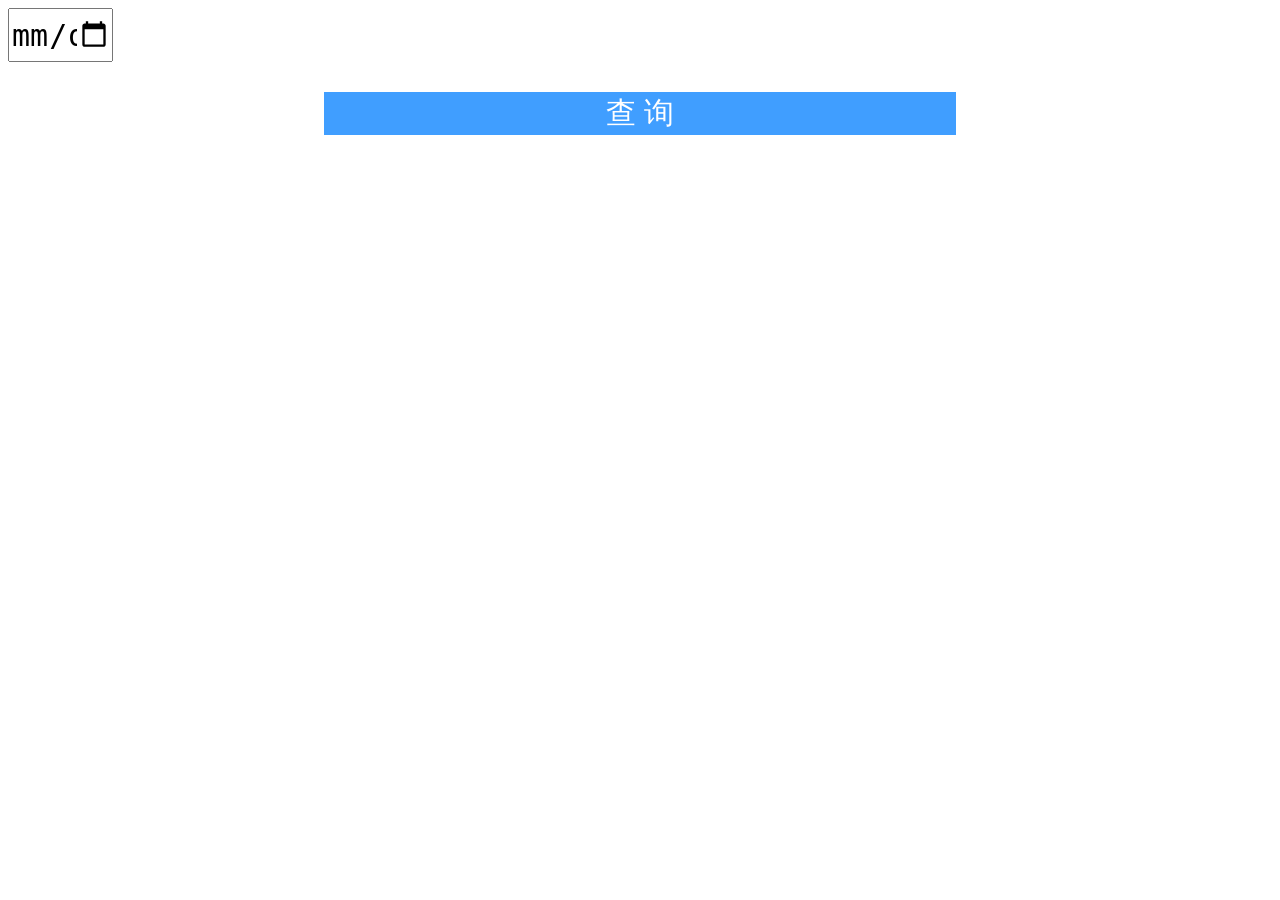
<file: index.html>
<!DOCTYPE html>
<html lang="en">

<head>
  <meta charset="UTF-8">
  <meta charset="utf-8">
  <meta http-equiv="X-UA-Compatible" content="IE=edge">
  <meta http-equiv="Content-Type" content="text/html; charset=UTF-8" />
  <meta http-equiv="pragma" content="no-cache">
  <meta http-equiv="cache-control" content="no-cache">
  <meta http-equiv="expires" content="0">
  <meta http-equiv="X-UA-Compatible" content="IE=EmulateIE9" />
  <meta name="viewport" content="width=device-width, initial-scale=1.0,maximum-scale=1.0,minimum=1.0,user-scalable=no">
  <meta name="format-detection" content="telephone=no, email=no">
  <title>Title</title>
  <style>
      .search {
          display: block;
          width: 50%;
          font-size: 30px;
          text-align: center;
          margin: 30px auto 0;
          background: #409eff;
          color: #fff;
          border-color: #fff;
          border-style: none;
      }

      .input {
          height: 50px;
          font-size: 30px;
          width: 100px;
      }
  </style>
</head>
<body>
<label>
  <input class="input" type="date" placeholder="请输入日期" value="">
</label>
<button class="search" onclick="handleSearch()">查 询</button>
</body>
<script>
  const input = document.getElementsByTagName('input')[0]

  function handleSearch() {
    if (!input.value) {
      alert('选择日期')
      return
    }
    var newDate = DateAdd("d ", 285, new Date(input.value));
    alert('预产期: ' + newDate.toLocaleDateString())
  }

  function DateAdd(interval, number, date) {
    /*
     *   功能:实现VBScript的DateAdd功能.
     *   参数:interval,字符串表达式，表示要添加的时间间隔.
     *   参数:number,数值表达式，表示要添加的时间间隔的个数.
     *   参数:date,时间对象.
     *   返回:新的时间对象.
     *   var   now   =   new   Date();
     *   var   newDate   =   DateAdd( "d ",5,now);
     *---------------   DateAdd(interval,number,date)   -----------------
     */
    switch (interval) {
      case "y ": {
        date.setFullYear(date.getFullYear() + number);
        return date;
      }
      case "q ": {
        date.setMonth(date.getMonth() + number * 3);
        return date;
      }
      case "m ": {
        date.setMonth(date.getMonth() + number);
        return date;
      }
      case "w ": {
        date.setDate(date.getDate() + number * 7);
        return date;
      }
      case "d ": {
        date.setDate(date.getDate() + number);
        return date;
      }
      case "h ": {
        date.setHours(date.getHours() + number);
        return date;
      }
      case "m ": {
        date.setMinutes(date.getMinutes() + number);
        return date;
      }
      case "s ": {
        date.setSeconds(date.getSeconds() + number);
        return date;
      }
      default: {
        date.setDate(d.getDate() + number);
        return date;
      }
    }
  }
</script>

</html>
</file>
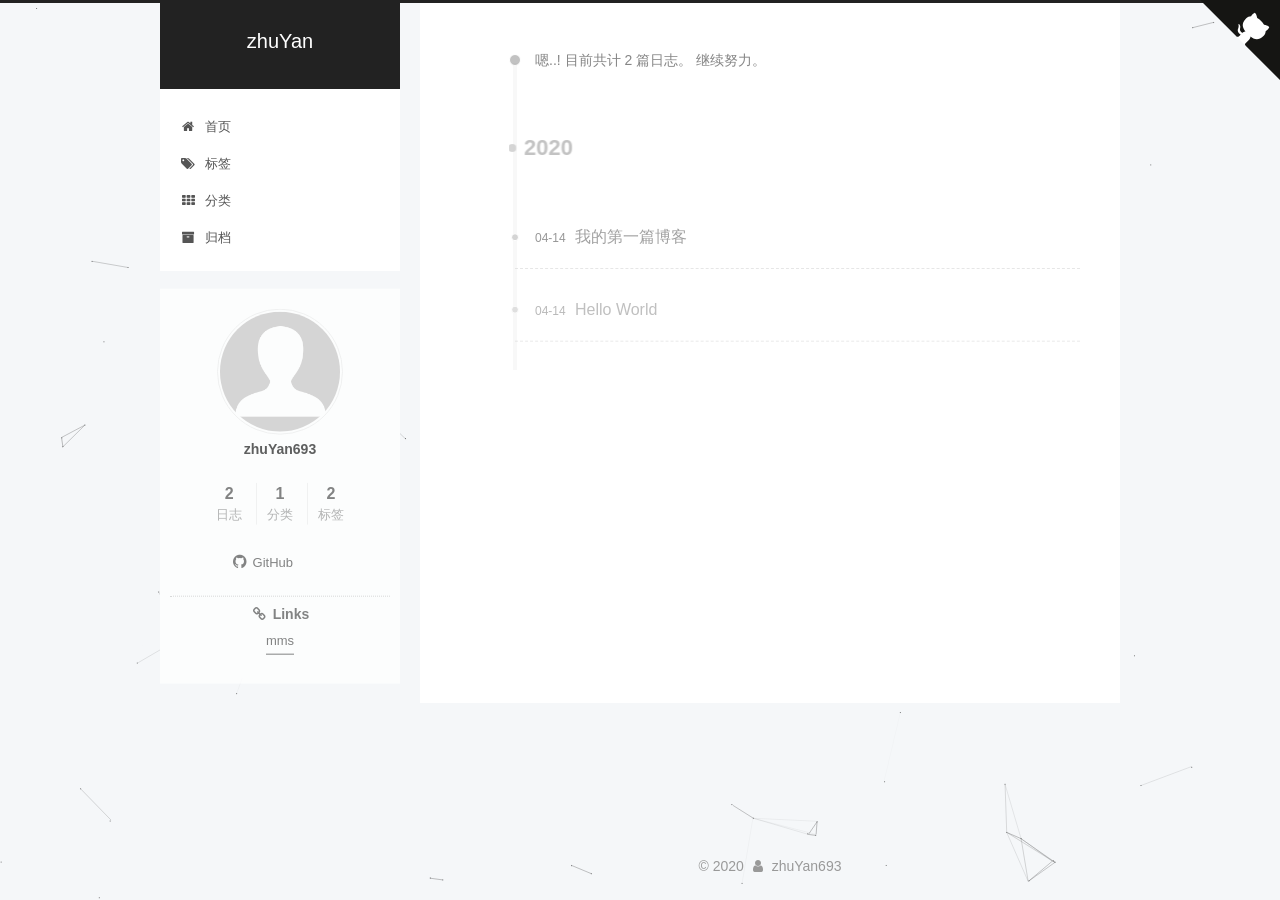
<file: archives/index.html>
<!DOCTYPE html>



  


<html class="theme-next pisces use-motion" lang="zh-Hans">
<head>
  <meta charset="UTF-8"/>
<meta http-equiv="X-UA-Compatible" content="IE=edge" />
<meta name="viewport" content="width=device-width, initial-scale=1, maximum-scale=1"/>
<meta name="theme-color" content="#222">









<meta http-equiv="Cache-Control" content="no-transform" />
<meta http-equiv="Cache-Control" content="no-siteapp" />
















  
  
  <link href="/lib/fancybox/source/jquery.fancybox.css?v=2.1.5" rel="stylesheet" type="text/css" />







<link href="/lib/font-awesome/css/font-awesome.min.css?v=4.6.2" rel="stylesheet" type="text/css" />

<link href="/css/main.css?v=5.1.4" rel="stylesheet" type="text/css" />


  <link rel="apple-touch-icon" sizes="180x180" href="/images/apple-touch-icon-next.png?v=5.1.4">


  <link rel="icon" type="image/png" sizes="32x32" href="/images/favicon-32x32-next.png?v=5.1.4">


  <link rel="icon" type="image/png" sizes="16x16" href="/images/favicon-16x16-next.png?v=5.1.4">


  <link rel="mask-icon" href="/images/logo.svg?v=5.1.4" color="#222">





  <meta name="keywords" content="Hexo, NexT" />










<meta property="og:type" content="website">
<meta property="og:title" content="zhuYan">
<meta property="og:url" content="http://mms.zpin.xyz/archives/index.html">
<meta property="og:site_name" content="zhuYan">
<meta property="article:author" content="zhuYan693">
<meta name="twitter:card" content="summary">



<script type="text/javascript" id="hexo.configurations">
  var NexT = window.NexT || {};
  var CONFIG = {
    root: '/',
    scheme: 'Pisces',
    version: '5.1.4',
    sidebar: {"position":"left","display":"post","offset":12,"b2t":false,"scrollpercent":false,"onmobile":false},
    fancybox: true,
    tabs: true,
    motion: {"enable":true,"async":false,"transition":{"post_block":"fadeIn","post_header":"slideDownIn","post_body":"slideDownIn","coll_header":"slideLeftIn","sidebar":"slideUpIn"}},
    duoshuo: {
      userId: '0',
      author: '博主'
    },
    algolia: {
      applicationID: '',
      apiKey: '',
      indexName: '',
      hits: {"per_page":10},
      labels: {"input_placeholder":"Search for Posts","hits_empty":"We didn't find any results for the search: ${query}","hits_stats":"${hits} results found in ${time} ms"}
    }
  };
</script>



  <link rel="canonical" href="http://mms.zpin.xyz/archives/"/>





  <title>归档 | zhuYan</title>
  








<meta name="generator" content="Hexo 4.2.0"></head>

<body itemscope itemtype="http://schema.org/WebPage" lang="zh-Hans">

  
  
    
  

  <div class="container sidebar-position-left page-archive">
    <div class="headband"></div>
<a href="https://github.com/zhuYan693" target="_blank" rel="noopener" class="github-corner" aria-label="View source on GitHub"><svg width="80" height="80" viewBox="0 0 250 250" style="fill:#151513; color:#fff; position: absolute; top: 0; border: 0; right: 0;" aria-hidden="true"><path d="M0,0 L115,115 L130,115 L142,142 L250,250 L250,0 Z"></path><path d="M128.3,109.0 C113.8,99.7 119.0,89.6 119.0,89.6 C122.0,82.7 120.5,78.6 120.5,78.6 C119.2,72.0 123.4,76.3 123.4,76.3 C127.3,80.9 125.5,87.3 125.5,87.3 C122.9,97.6 130.6,101.9 134.4,103.2" fill="currentColor" style="transform-origin: 130px 106px;" class="octo-arm"></path><path d="M115.0,115.0 C114.9,115.1 118.7,116.5 119.8,115.4 L133.7,101.6 C136.9,99.2 139.9,98.4 142.2,98.6 C133.8,88.0 127.5,74.4 143.8,58.0 C148.5,53.4 154.0,51.2 159.7,51.0 C160.3,49.4 163.2,43.6 171.4,40.1 C171.4,40.1 176.1,42.5 178.8,56.2 C183.1,58.6 187.2,61.8 190.9,65.4 C194.5,69.0 197.7,73.2 200.1,77.6 C213.8,80.2 216.3,84.9 216.3,84.9 C212.7,93.1 206.9,96.0 205.4,96.6 C205.1,102.4 203.0,107.8 198.3,112.5 C181.9,128.9 168.3,122.5 157.7,114.1 C157.9,116.9 156.7,120.9 152.7,124.9 L141.0,136.5 C139.8,137.7 141.6,141.9 141.8,141.8 Z" fill="currentColor" class="octo-body"></path></svg></a><style>.github-corner:hover .octo-arm{animation:octocat-wave 560ms ease-in-out}@keyframes octocat-wave{0%,100%{transform:rotate(0)}20%,60%{transform:rotate(-25deg)}40%,80%{transform:rotate(10deg)}}@media (max-width:500px){.github-corner:hover .octo-arm{animation:none}.github-corner .octo-arm{animation:octocat-wave 560ms ease-in-out}}</style>
    <header id="header" class="header" itemscope itemtype="http://schema.org/WPHeader">
      <div class="header-inner"><div class="site-brand-wrapper">
  <div class="site-meta ">
    

    <div class="custom-logo-site-title">
      <a href="/"  class="brand" rel="start">
        <span class="logo-line-before"><i></i></span>
        <span class="site-title">zhuYan</span>
        <span class="logo-line-after"><i></i></span>
      </a>
    </div>
      
        <p class="site-subtitle"></p>
      
  </div>

  <div class="site-nav-toggle">
    <button>
      <span class="btn-bar"></span>
      <span class="btn-bar"></span>
      <span class="btn-bar"></span>
    </button>
  </div>
</div>

<nav class="site-nav">
  

  
    <ul id="menu" class="menu">
      
        
        <li class="menu-item menu-item-home">
          <a href="/" rel="section">
            
              <i class="menu-item-icon fa fa-fw fa-home"></i> <br />
            
            首页
          </a>
        </li>
      
        
        <li class="menu-item menu-item-tags">
          <a href="/tags/" rel="section">
            
              <i class="menu-item-icon fa fa-fw fa-tags"></i> <br />
            
            标签
          </a>
        </li>
      
        
        <li class="menu-item menu-item-categories">
          <a href="/categories/" rel="section">
            
              <i class="menu-item-icon fa fa-fw fa-th"></i> <br />
            
            分类
          </a>
        </li>
      
        
        <li class="menu-item menu-item-archives">
          <a href="/archives/" rel="section">
            
              <i class="menu-item-icon fa fa-fw fa-archive"></i> <br />
            
            归档
          </a>
        </li>
      

      
    </ul>
  

  
</nav>



 </div>
    </header>

    <main id="main" class="main">
      <div class="main-inner">
        <div class="content-wrap">
          <div id="content" class="content">
            

  
  
  
  <div class="post-block archive">
    <div id="posts" class="posts-collapse">
      <span class="archive-move-on"></span>

      <span class="archive-page-counter">
        
        
        
          
        
        嗯..! 目前共计 2 篇日志。 继续努力。
      </span>

      

        
        
        

        
          
          <div class="collection-title">
            <h1 class="archive-year" id="archive-year-2020">2020</h1>
          </div>
        
        

        

  <article class="post post-type-normal" itemscope itemtype="http://schema.org/Article">
    <header class="post-header">

      <h2 class="post-title">
        
            <a class="post-title-link" href="/2020/04/14/%E6%88%91%E7%9A%84%E7%AC%AC%E4%B8%80%E7%AF%87%E5%8D%9A%E5%AE%A2/" itemprop="url">
              
                <span itemprop="name">我的第一篇博客</span>
              
            </a>
        
      </h2>

      <div class="post-meta">
        <time class="post-time" itemprop="dateCreated"
              datetime="2020-04-14T19:55:45+08:00"
              content="2020-04-14" >
          04-14
        </time>
      </div>

    </header>
  </article>



      

        
        
        

        
        

        

  <article class="post post-type-normal" itemscope itemtype="http://schema.org/Article">
    <header class="post-header">

      <h2 class="post-title">
        
            <a class="post-title-link" href="/2020/04/14/hello-world/" itemprop="url">
              
                <span itemprop="name">Hello World</span>
              
            </a>
        
      </h2>

      <div class="post-meta">
        <time class="post-time" itemprop="dateCreated"
              datetime="2020-04-14T19:47:41+08:00"
              content="2020-04-14" >
          04-14
        </time>
      </div>

    </header>
  </article>



      

    </div>
  </div>
  
  
  

  



          </div>
          


          

        </div>
        
          
  
  <div class="sidebar-toggle">
    <div class="sidebar-toggle-line-wrap">
      <span class="sidebar-toggle-line sidebar-toggle-line-first"></span>
      <span class="sidebar-toggle-line sidebar-toggle-line-middle"></span>
      <span class="sidebar-toggle-line sidebar-toggle-line-last"></span>
    </div>
  </div>

  <aside id="sidebar" class="sidebar">
    
    <div class="sidebar-inner">

      

      

      <section class="site-overview-wrap sidebar-panel sidebar-panel-active">
        <div class="site-overview">
          <div class="site-author motion-element" itemprop="author" itemscope itemtype="http://schema.org/Person">
            
              <img class="site-author-image" itemprop="image"
                src="/images/avatar.gif"
                alt="zhuYan693" />
            
              <p class="site-author-name" itemprop="name">zhuYan693</p>
              <p class="site-description motion-element" itemprop="description"></p>
          </div>

          <nav class="site-state motion-element">

            
              <div class="site-state-item site-state-posts">
              
                <a href="/archives/%7C%7C%20archive">
              
                  <span class="site-state-item-count">2</span>
                  <span class="site-state-item-name">日志</span>
                </a>
              </div>
            

            
              
              
              <div class="site-state-item site-state-categories">
                <a href="/categories/index.html">
                  <span class="site-state-item-count">1</span>
                  <span class="site-state-item-name">分类</span>
                </a>
              </div>
            

            
              
              
              <div class="site-state-item site-state-tags">
                <a href="/tags/index.html">
                  <span class="site-state-item-count">2</span>
                  <span class="site-state-item-name">标签</span>
                </a>
              </div>
            

          </nav>

          

          
            <div class="links-of-author motion-element">
                
                  <span class="links-of-author-item">
                    <a href="https://github.com/zhuYan693" target="_blank" title="GitHub">
                      
                        <i class="fa fa-fw fa-github"></i>GitHub</a>
                  </span>
                
            </div>
          

          
          

          
          
            <div class="links-of-blogroll motion-element links-of-blogroll-block">
              <div class="links-of-blogroll-title">
                <i class="fa  fa-fw fa-link"></i>
                Links
              </div>
              <ul class="links-of-blogroll-list">
                
                  <li class="links-of-blogroll-item">
                    <a href="http://mms.zpin.xyz/" title="mms" target="_blank">mms</a>
                  </li>
                
              </ul>
            </div>
          

          

        </div>
      </section>

      

      

    </div>
  </aside>


        
      </div>
    </main>

    <footer id="footer" class="footer">
      <div class="footer-inner">
        <div class="copyright">&copy; <span itemprop="copyrightYear">2020</span>
  <span class="with-love">
    <i class="fa fa-user"></i>
  </span>
  <span class="author" itemprop="copyrightHolder">zhuYan693</span>

  
</div>

<!--
  <div class="powered-by">由 <a class="theme-link" target="_blank" href="https://hexo.io">Hexo</a> 强力驱动</div>



  <span class="post-meta-divider">|</span>



  <div class="theme-info">主题 &mdash; <a class="theme-link" target="_blank" href="https://github.com/iissnan/hexo-theme-next">NexT.Pisces</a> v5.1.4</div>
-->



        







        
      </div>
    </footer>

    
      <div class="back-to-top">
        <i class="fa fa-arrow-up"></i>
        
      </div>
    

    

  </div>

  

<script type="text/javascript">
  if (Object.prototype.toString.call(window.Promise) !== '[object Function]') {
    window.Promise = null;
  }
</script>









  


  











  
  
    <script type="text/javascript" src="/lib/jquery/index.js?v=2.1.3"></script>
  

  
  
    <script type="text/javascript" src="/lib/fastclick/lib/fastclick.min.js?v=1.0.6"></script>
  

  
  
    <script type="text/javascript" src="/lib/jquery_lazyload/jquery.lazyload.js?v=1.9.7"></script>
  

  
  
    <script type="text/javascript" src="/lib/velocity/velocity.min.js?v=1.2.1"></script>
  

  
  
    <script type="text/javascript" src="/lib/velocity/velocity.ui.min.js?v=1.2.1"></script>
  

  
  
    <script type="text/javascript" src="/lib/fancybox/source/jquery.fancybox.pack.js?v=2.1.5"></script>
  

  
  
    <script type="text/javascript" src="/lib/canvas-nest/canvas-nest.min.js"></script>
  


  


  <script type="text/javascript" src="/js/src/utils.js?v=5.1.4"></script>

  <script type="text/javascript" src="/js/src/motion.js?v=5.1.4"></script>



  
  


  <script type="text/javascript" src="/js/src/affix.js?v=5.1.4"></script>

  <script type="text/javascript" src="/js/src/schemes/pisces.js?v=5.1.4"></script>



  

  


  <script type="text/javascript" src="/js/src/bootstrap.js?v=5.1.4"></script>



  


  




	





  





  












  





  

  

  

  
  

  

  

  


    


  




	





  





  












  <script type="text/javascript" src="/js/src/clicklove.js"></script>
</body>
</html>
</file>
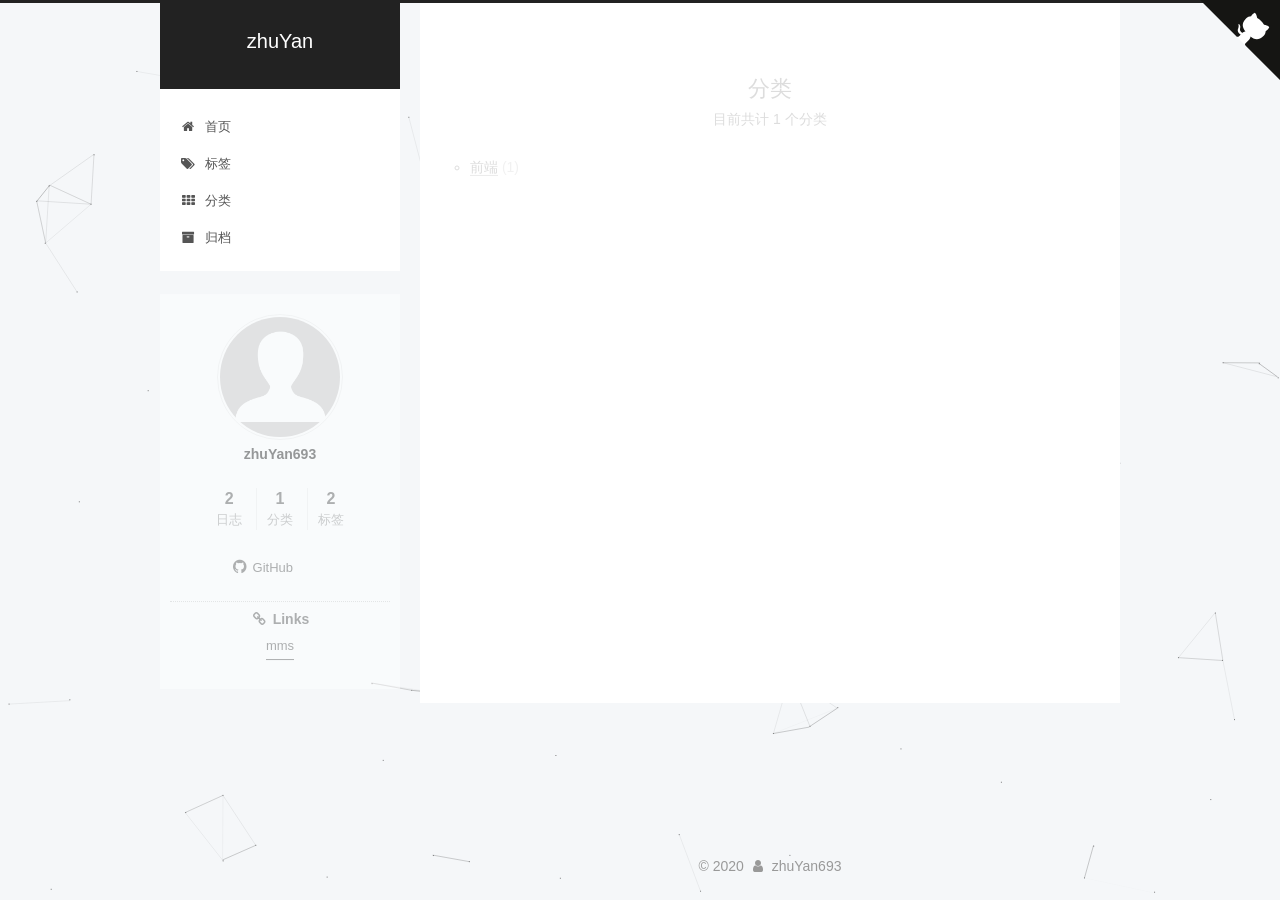
<file: categories/index.html>
<!DOCTYPE html>



  


<html class="theme-next pisces use-motion" lang="zh-Hans">
<head>
  <meta charset="UTF-8"/>
<meta http-equiv="X-UA-Compatible" content="IE=edge" />
<meta name="viewport" content="width=device-width, initial-scale=1, maximum-scale=1"/>
<meta name="theme-color" content="#222">









<meta http-equiv="Cache-Control" content="no-transform" />
<meta http-equiv="Cache-Control" content="no-siteapp" />
















  
  
  <link href="/lib/fancybox/source/jquery.fancybox.css?v=2.1.5" rel="stylesheet" type="text/css" />







<link href="/lib/font-awesome/css/font-awesome.min.css?v=4.6.2" rel="stylesheet" type="text/css" />

<link href="/css/main.css?v=5.1.4" rel="stylesheet" type="text/css" />


  <link rel="apple-touch-icon" sizes="180x180" href="/images/apple-touch-icon-next.png?v=5.1.4">


  <link rel="icon" type="image/png" sizes="32x32" href="/images/favicon-32x32-next.png?v=5.1.4">


  <link rel="icon" type="image/png" sizes="16x16" href="/images/favicon-16x16-next.png?v=5.1.4">


  <link rel="mask-icon" href="/images/logo.svg?v=5.1.4" color="#222">





  <meta name="keywords" content="Hexo, NexT" />










<meta property="og:type" content="website">
<meta property="og:title" content="分类">
<meta property="og:url" content="http://mms.zpin.xyz/categories/index.html">
<meta property="og:site_name" content="zhuYan">
<meta property="article:published_time" content="2020-04-14T13:52:01.000Z">
<meta property="article:modified_time" content="2020-04-14T13:54:09.940Z">
<meta property="article:author" content="zhuYan693">
<meta name="twitter:card" content="summary">



<script type="text/javascript" id="hexo.configurations">
  var NexT = window.NexT || {};
  var CONFIG = {
    root: '/',
    scheme: 'Pisces',
    version: '5.1.4',
    sidebar: {"position":"left","display":"post","offset":12,"b2t":false,"scrollpercent":false,"onmobile":false},
    fancybox: true,
    tabs: true,
    motion: {"enable":true,"async":false,"transition":{"post_block":"fadeIn","post_header":"slideDownIn","post_body":"slideDownIn","coll_header":"slideLeftIn","sidebar":"slideUpIn"}},
    duoshuo: {
      userId: '0',
      author: '博主'
    },
    algolia: {
      applicationID: '',
      apiKey: '',
      indexName: '',
      hits: {"per_page":10},
      labels: {"input_placeholder":"Search for Posts","hits_empty":"We didn't find any results for the search: ${query}","hits_stats":"${hits} results found in ${time} ms"}
    }
  };
</script>



  <link rel="canonical" href="http://mms.zpin.xyz/categories/"/>





  <title>分类 | zhuYan</title>
  








<meta name="generator" content="Hexo 4.2.0"></head>

<body itemscope itemtype="http://schema.org/WebPage" lang="zh-Hans">

  
  
    
  

  <div class="container sidebar-position-left page-post-detail">
    <div class="headband"></div>
<a href="https://github.com/zhuYan693" target="_blank" rel="noopener" class="github-corner" aria-label="View source on GitHub"><svg width="80" height="80" viewBox="0 0 250 250" style="fill:#151513; color:#fff; position: absolute; top: 0; border: 0; right: 0;" aria-hidden="true"><path d="M0,0 L115,115 L130,115 L142,142 L250,250 L250,0 Z"></path><path d="M128.3,109.0 C113.8,99.7 119.0,89.6 119.0,89.6 C122.0,82.7 120.5,78.6 120.5,78.6 C119.2,72.0 123.4,76.3 123.4,76.3 C127.3,80.9 125.5,87.3 125.5,87.3 C122.9,97.6 130.6,101.9 134.4,103.2" fill="currentColor" style="transform-origin: 130px 106px;" class="octo-arm"></path><path d="M115.0,115.0 C114.9,115.1 118.7,116.5 119.8,115.4 L133.7,101.6 C136.9,99.2 139.9,98.4 142.2,98.6 C133.8,88.0 127.5,74.4 143.8,58.0 C148.5,53.4 154.0,51.2 159.7,51.0 C160.3,49.4 163.2,43.6 171.4,40.1 C171.4,40.1 176.1,42.5 178.8,56.2 C183.1,58.6 187.2,61.8 190.9,65.4 C194.5,69.0 197.7,73.2 200.1,77.6 C213.8,80.2 216.3,84.9 216.3,84.9 C212.7,93.1 206.9,96.0 205.4,96.6 C205.1,102.4 203.0,107.8 198.3,112.5 C181.9,128.9 168.3,122.5 157.7,114.1 C157.9,116.9 156.7,120.9 152.7,124.9 L141.0,136.5 C139.8,137.7 141.6,141.9 141.8,141.8 Z" fill="currentColor" class="octo-body"></path></svg></a><style>.github-corner:hover .octo-arm{animation:octocat-wave 560ms ease-in-out}@keyframes octocat-wave{0%,100%{transform:rotate(0)}20%,60%{transform:rotate(-25deg)}40%,80%{transform:rotate(10deg)}}@media (max-width:500px){.github-corner:hover .octo-arm{animation:none}.github-corner .octo-arm{animation:octocat-wave 560ms ease-in-out}}</style>
    <header id="header" class="header" itemscope itemtype="http://schema.org/WPHeader">
      <div class="header-inner"><div class="site-brand-wrapper">
  <div class="site-meta ">
    

    <div class="custom-logo-site-title">
      <a href="/"  class="brand" rel="start">
        <span class="logo-line-before"><i></i></span>
        <span class="site-title">zhuYan</span>
        <span class="logo-line-after"><i></i></span>
      </a>
    </div>
      
        <p class="site-subtitle"></p>
      
  </div>

  <div class="site-nav-toggle">
    <button>
      <span class="btn-bar"></span>
      <span class="btn-bar"></span>
      <span class="btn-bar"></span>
    </button>
  </div>
</div>

<nav class="site-nav">
  

  
    <ul id="menu" class="menu">
      
        
        <li class="menu-item menu-item-home">
          <a href="/" rel="section">
            
              <i class="menu-item-icon fa fa-fw fa-home"></i> <br />
            
            首页
          </a>
        </li>
      
        
        <li class="menu-item menu-item-tags">
          <a href="/tags/" rel="section">
            
              <i class="menu-item-icon fa fa-fw fa-tags"></i> <br />
            
            标签
          </a>
        </li>
      
        
        <li class="menu-item menu-item-categories">
          <a href="/categories/" rel="section">
            
              <i class="menu-item-icon fa fa-fw fa-th"></i> <br />
            
            分类
          </a>
        </li>
      
        
        <li class="menu-item menu-item-archives">
          <a href="/archives/" rel="section">
            
              <i class="menu-item-icon fa fa-fw fa-archive"></i> <br />
            
            归档
          </a>
        </li>
      

      
    </ul>
  

  
</nav>



 </div>
    </header>

    <main id="main" class="main">
      <div class="main-inner">
        <div class="content-wrap">
          <div id="content" class="content">
            

  <div id="posts" class="posts-expand">
    
    
    
    <div class="post-block page">
      <header class="post-header">

	<h1 class="post-title" itemprop="name headline">分类</h1>



</header>

      
      
      
      <div class="post-body">
        
        
          <div class="category-all-page">
            <div class="category-all-title">
                目前共计 1 个分类
            </div>
            <div class="category-all">
              <ul class="category-list"><li class="category-list-item"><a class="category-list-link" href="/categories/%E5%89%8D%E7%AB%AF/">前端</a><span class="category-list-count">1</span></li></ul>
            </div>
          </div>
        
      </div>
      
      
      
    </div>
    
    
    
  </div>


          </div>
          


          

  



        </div>
        
          
  
  <div class="sidebar-toggle">
    <div class="sidebar-toggle-line-wrap">
      <span class="sidebar-toggle-line sidebar-toggle-line-first"></span>
      <span class="sidebar-toggle-line sidebar-toggle-line-middle"></span>
      <span class="sidebar-toggle-line sidebar-toggle-line-last"></span>
    </div>
  </div>

  <aside id="sidebar" class="sidebar">
    
    <div class="sidebar-inner">

      

      

      <section class="site-overview-wrap sidebar-panel sidebar-panel-active">
        <div class="site-overview">
          <div class="site-author motion-element" itemprop="author" itemscope itemtype="http://schema.org/Person">
            
              <img class="site-author-image" itemprop="image"
                src="/images/avatar.gif"
                alt="zhuYan693" />
            
              <p class="site-author-name" itemprop="name">zhuYan693</p>
              <p class="site-description motion-element" itemprop="description"></p>
          </div>

          <nav class="site-state motion-element">

            
              <div class="site-state-item site-state-posts">
              
                <a href="/archives/%7C%7C%20archive">
              
                  <span class="site-state-item-count">2</span>
                  <span class="site-state-item-name">日志</span>
                </a>
              </div>
            

            
              
              
              <div class="site-state-item site-state-categories">
                <a href="/categories/index.html">
                  <span class="site-state-item-count">1</span>
                  <span class="site-state-item-name">分类</span>
                </a>
              </div>
            

            
              
              
              <div class="site-state-item site-state-tags">
                <a href="/tags/index.html">
                  <span class="site-state-item-count">2</span>
                  <span class="site-state-item-name">标签</span>
                </a>
              </div>
            

          </nav>

          

          
            <div class="links-of-author motion-element">
                
                  <span class="links-of-author-item">
                    <a href="https://github.com/zhuYan693" target="_blank" title="GitHub">
                      
                        <i class="fa fa-fw fa-github"></i>GitHub</a>
                  </span>
                
            </div>
          

          
          

          
          
            <div class="links-of-blogroll motion-element links-of-blogroll-block">
              <div class="links-of-blogroll-title">
                <i class="fa  fa-fw fa-link"></i>
                Links
              </div>
              <ul class="links-of-blogroll-list">
                
                  <li class="links-of-blogroll-item">
                    <a href="http://mms.zpin.xyz/" title="mms" target="_blank">mms</a>
                  </li>
                
              </ul>
            </div>
          

          

        </div>
      </section>

      

      

    </div>
  </aside>


        
      </div>
    </main>

    <footer id="footer" class="footer">
      <div class="footer-inner">
        <div class="copyright">&copy; <span itemprop="copyrightYear">2020</span>
  <span class="with-love">
    <i class="fa fa-user"></i>
  </span>
  <span class="author" itemprop="copyrightHolder">zhuYan693</span>

  
</div>

<!--
  <div class="powered-by">由 <a class="theme-link" target="_blank" href="https://hexo.io">Hexo</a> 强力驱动</div>



  <span class="post-meta-divider">|</span>



  <div class="theme-info">主题 &mdash; <a class="theme-link" target="_blank" href="https://github.com/iissnan/hexo-theme-next">NexT.Pisces</a> v5.1.4</div>
-->



        







        
      </div>
    </footer>

    
      <div class="back-to-top">
        <i class="fa fa-arrow-up"></i>
        
      </div>
    

    

  </div>

  

<script type="text/javascript">
  if (Object.prototype.toString.call(window.Promise) !== '[object Function]') {
    window.Promise = null;
  }
</script>









  


  











  
  
    <script type="text/javascript" src="/lib/jquery/index.js?v=2.1.3"></script>
  

  
  
    <script type="text/javascript" src="/lib/fastclick/lib/fastclick.min.js?v=1.0.6"></script>
  

  
  
    <script type="text/javascript" src="/lib/jquery_lazyload/jquery.lazyload.js?v=1.9.7"></script>
  

  
  
    <script type="text/javascript" src="/lib/velocity/velocity.min.js?v=1.2.1"></script>
  

  
  
    <script type="text/javascript" src="/lib/velocity/velocity.ui.min.js?v=1.2.1"></script>
  

  
  
    <script type="text/javascript" src="/lib/fancybox/source/jquery.fancybox.pack.js?v=2.1.5"></script>
  

  
  
    <script type="text/javascript" src="/lib/canvas-nest/canvas-nest.min.js"></script>
  


  


  <script type="text/javascript" src="/js/src/utils.js?v=5.1.4"></script>

  <script type="text/javascript" src="/js/src/motion.js?v=5.1.4"></script>



  
  


  <script type="text/javascript" src="/js/src/affix.js?v=5.1.4"></script>

  <script type="text/javascript" src="/js/src/schemes/pisces.js?v=5.1.4"></script>



  
  <script type="text/javascript" src="/js/src/scrollspy.js?v=5.1.4"></script>
<script type="text/javascript" src="/js/src/post-details.js?v=5.1.4"></script>



  


  <script type="text/javascript" src="/js/src/bootstrap.js?v=5.1.4"></script>



  


  




	





  





  












  





  

  

  

  
  

  

  

  


    


  




	





  





  












  <script type="text/javascript" src="/js/src/clicklove.js"></script>
</body>
</html>
</file>
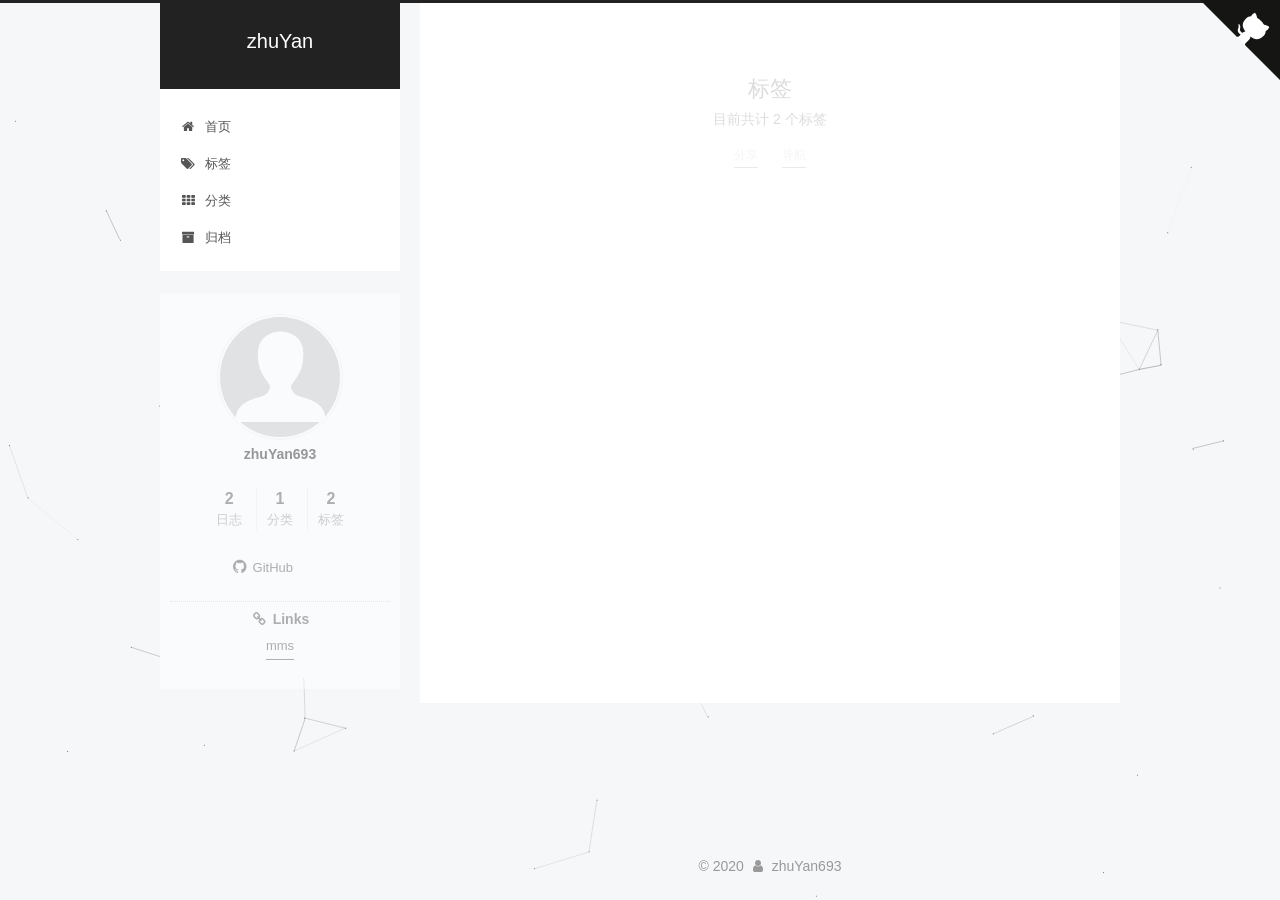
<file: tags/index.html>
<!DOCTYPE html>



  


<html class="theme-next pisces use-motion" lang="zh-Hans">
<head>
  <meta charset="UTF-8"/>
<meta http-equiv="X-UA-Compatible" content="IE=edge" />
<meta name="viewport" content="width=device-width, initial-scale=1, maximum-scale=1"/>
<meta name="theme-color" content="#222">









<meta http-equiv="Cache-Control" content="no-transform" />
<meta http-equiv="Cache-Control" content="no-siteapp" />
















  
  
  <link href="/lib/fancybox/source/jquery.fancybox.css?v=2.1.5" rel="stylesheet" type="text/css" />







<link href="/lib/font-awesome/css/font-awesome.min.css?v=4.6.2" rel="stylesheet" type="text/css" />

<link href="/css/main.css?v=5.1.4" rel="stylesheet" type="text/css" />


  <link rel="apple-touch-icon" sizes="180x180" href="/images/apple-touch-icon-next.png?v=5.1.4">


  <link rel="icon" type="image/png" sizes="32x32" href="/images/favicon-32x32-next.png?v=5.1.4">


  <link rel="icon" type="image/png" sizes="16x16" href="/images/favicon-16x16-next.png?v=5.1.4">


  <link rel="mask-icon" href="/images/logo.svg?v=5.1.4" color="#222">





  <meta name="keywords" content="Hexo, NexT" />










<meta property="og:type" content="website">
<meta property="og:title" content="标签">
<meta property="og:url" content="http://mms.zpin.xyz/tags/index.html">
<meta property="og:site_name" content="zhuYan">
<meta property="article:published_time" content="2020-04-14T13:40:15.000Z">
<meta property="article:modified_time" content="2020-04-14T13:54:33.822Z">
<meta property="article:author" content="zhuYan693">
<meta name="twitter:card" content="summary">



<script type="text/javascript" id="hexo.configurations">
  var NexT = window.NexT || {};
  var CONFIG = {
    root: '/',
    scheme: 'Pisces',
    version: '5.1.4',
    sidebar: {"position":"left","display":"post","offset":12,"b2t":false,"scrollpercent":false,"onmobile":false},
    fancybox: true,
    tabs: true,
    motion: {"enable":true,"async":false,"transition":{"post_block":"fadeIn","post_header":"slideDownIn","post_body":"slideDownIn","coll_header":"slideLeftIn","sidebar":"slideUpIn"}},
    duoshuo: {
      userId: '0',
      author: '博主'
    },
    algolia: {
      applicationID: '',
      apiKey: '',
      indexName: '',
      hits: {"per_page":10},
      labels: {"input_placeholder":"Search for Posts","hits_empty":"We didn't find any results for the search: ${query}","hits_stats":"${hits} results found in ${time} ms"}
    }
  };
</script>



  <link rel="canonical" href="http://mms.zpin.xyz/tags/"/>





  <title>标签 | zhuYan</title>
  








<meta name="generator" content="Hexo 4.2.0"></head>

<body itemscope itemtype="http://schema.org/WebPage" lang="zh-Hans">

  
  
    
  

  <div class="container sidebar-position-left page-post-detail">
    <div class="headband"></div>
<a href="https://github.com/zhuYan693" target="_blank" rel="noopener" class="github-corner" aria-label="View source on GitHub"><svg width="80" height="80" viewBox="0 0 250 250" style="fill:#151513; color:#fff; position: absolute; top: 0; border: 0; right: 0;" aria-hidden="true"><path d="M0,0 L115,115 L130,115 L142,142 L250,250 L250,0 Z"></path><path d="M128.3,109.0 C113.8,99.7 119.0,89.6 119.0,89.6 C122.0,82.7 120.5,78.6 120.5,78.6 C119.2,72.0 123.4,76.3 123.4,76.3 C127.3,80.9 125.5,87.3 125.5,87.3 C122.9,97.6 130.6,101.9 134.4,103.2" fill="currentColor" style="transform-origin: 130px 106px;" class="octo-arm"></path><path d="M115.0,115.0 C114.9,115.1 118.7,116.5 119.8,115.4 L133.7,101.6 C136.9,99.2 139.9,98.4 142.2,98.6 C133.8,88.0 127.5,74.4 143.8,58.0 C148.5,53.4 154.0,51.2 159.7,51.0 C160.3,49.4 163.2,43.6 171.4,40.1 C171.4,40.1 176.1,42.5 178.8,56.2 C183.1,58.6 187.2,61.8 190.9,65.4 C194.5,69.0 197.7,73.2 200.1,77.6 C213.8,80.2 216.3,84.9 216.3,84.9 C212.7,93.1 206.9,96.0 205.4,96.6 C205.1,102.4 203.0,107.8 198.3,112.5 C181.9,128.9 168.3,122.5 157.7,114.1 C157.9,116.9 156.7,120.9 152.7,124.9 L141.0,136.5 C139.8,137.7 141.6,141.9 141.8,141.8 Z" fill="currentColor" class="octo-body"></path></svg></a><style>.github-corner:hover .octo-arm{animation:octocat-wave 560ms ease-in-out}@keyframes octocat-wave{0%,100%{transform:rotate(0)}20%,60%{transform:rotate(-25deg)}40%,80%{transform:rotate(10deg)}}@media (max-width:500px){.github-corner:hover .octo-arm{animation:none}.github-corner .octo-arm{animation:octocat-wave 560ms ease-in-out}}</style>
    <header id="header" class="header" itemscope itemtype="http://schema.org/WPHeader">
      <div class="header-inner"><div class="site-brand-wrapper">
  <div class="site-meta ">
    

    <div class="custom-logo-site-title">
      <a href="/"  class="brand" rel="start">
        <span class="logo-line-before"><i></i></span>
        <span class="site-title">zhuYan</span>
        <span class="logo-line-after"><i></i></span>
      </a>
    </div>
      
        <p class="site-subtitle"></p>
      
  </div>

  <div class="site-nav-toggle">
    <button>
      <span class="btn-bar"></span>
      <span class="btn-bar"></span>
      <span class="btn-bar"></span>
    </button>
  </div>
</div>

<nav class="site-nav">
  

  
    <ul id="menu" class="menu">
      
        
        <li class="menu-item menu-item-home">
          <a href="/" rel="section">
            
              <i class="menu-item-icon fa fa-fw fa-home"></i> <br />
            
            首页
          </a>
        </li>
      
        
        <li class="menu-item menu-item-tags">
          <a href="/tags/" rel="section">
            
              <i class="menu-item-icon fa fa-fw fa-tags"></i> <br />
            
            标签
          </a>
        </li>
      
        
        <li class="menu-item menu-item-categories">
          <a href="/categories/" rel="section">
            
              <i class="menu-item-icon fa fa-fw fa-th"></i> <br />
            
            分类
          </a>
        </li>
      
        
        <li class="menu-item menu-item-archives">
          <a href="/archives/" rel="section">
            
              <i class="menu-item-icon fa fa-fw fa-archive"></i> <br />
            
            归档
          </a>
        </li>
      

      
    </ul>
  

  
</nav>



 </div>
    </header>

    <main id="main" class="main">
      <div class="main-inner">
        <div class="content-wrap">
          <div id="content" class="content">
            

  <div id="posts" class="posts-expand">
    
    
    
    <div class="post-block page">
      <header class="post-header">

	<h1 class="post-title" itemprop="name headline">标签</h1>



</header>

      
      
      
      <div class="post-body">
        
        
          <div class="tag-cloud">
            <div class="tag-cloud-title">
                目前共计 2 个标签
            </div>
            <div class="tag-cloud-tags">
              <a href="/tags/%E5%88%86%E4%BA%AB/" style="font-size: 12px; color: #ccc">分享</a> <a href="/tags/%E5%AF%BC%E8%88%AA/" style="font-size: 12px; color: #ccc">导航</a>
            </div>
          </div>
        
      </div>
      
      
      
    </div>
    
    
    
  </div>


          </div>
          


          

  



        </div>
        
          
  
  <div class="sidebar-toggle">
    <div class="sidebar-toggle-line-wrap">
      <span class="sidebar-toggle-line sidebar-toggle-line-first"></span>
      <span class="sidebar-toggle-line sidebar-toggle-line-middle"></span>
      <span class="sidebar-toggle-line sidebar-toggle-line-last"></span>
    </div>
  </div>

  <aside id="sidebar" class="sidebar">
    
    <div class="sidebar-inner">

      

      

      <section class="site-overview-wrap sidebar-panel sidebar-panel-active">
        <div class="site-overview">
          <div class="site-author motion-element" itemprop="author" itemscope itemtype="http://schema.org/Person">
            
              <img class="site-author-image" itemprop="image"
                src="/images/avatar.gif"
                alt="zhuYan693" />
            
              <p class="site-author-name" itemprop="name">zhuYan693</p>
              <p class="site-description motion-element" itemprop="description"></p>
          </div>

          <nav class="site-state motion-element">

            
              <div class="site-state-item site-state-posts">
              
                <a href="/archives/%7C%7C%20archive">
              
                  <span class="site-state-item-count">2</span>
                  <span class="site-state-item-name">日志</span>
                </a>
              </div>
            

            
              
              
              <div class="site-state-item site-state-categories">
                <a href="/categories/index.html">
                  <span class="site-state-item-count">1</span>
                  <span class="site-state-item-name">分类</span>
                </a>
              </div>
            

            
              
              
              <div class="site-state-item site-state-tags">
                <a href="/tags/index.html">
                  <span class="site-state-item-count">2</span>
                  <span class="site-state-item-name">标签</span>
                </a>
              </div>
            

          </nav>

          

          
            <div class="links-of-author motion-element">
                
                  <span class="links-of-author-item">
                    <a href="https://github.com/zhuYan693" target="_blank" title="GitHub">
                      
                        <i class="fa fa-fw fa-github"></i>GitHub</a>
                  </span>
                
            </div>
          

          
          

          
          
            <div class="links-of-blogroll motion-element links-of-blogroll-block">
              <div class="links-of-blogroll-title">
                <i class="fa  fa-fw fa-link"></i>
                Links
              </div>
              <ul class="links-of-blogroll-list">
                
                  <li class="links-of-blogroll-item">
                    <a href="http://mms.zpin.xyz/" title="mms" target="_blank">mms</a>
                  </li>
                
              </ul>
            </div>
          

          

        </div>
      </section>

      

      

    </div>
  </aside>


        
      </div>
    </main>

    <footer id="footer" class="footer">
      <div class="footer-inner">
        <div class="copyright">&copy; <span itemprop="copyrightYear">2020</span>
  <span class="with-love">
    <i class="fa fa-user"></i>
  </span>
  <span class="author" itemprop="copyrightHolder">zhuYan693</span>

  
</div>

<!--
  <div class="powered-by">由 <a class="theme-link" target="_blank" href="https://hexo.io">Hexo</a> 强力驱动</div>



  <span class="post-meta-divider">|</span>



  <div class="theme-info">主题 &mdash; <a class="theme-link" target="_blank" href="https://github.com/iissnan/hexo-theme-next">NexT.Pisces</a> v5.1.4</div>
-->



        







        
      </div>
    </footer>

    
      <div class="back-to-top">
        <i class="fa fa-arrow-up"></i>
        
      </div>
    

    

  </div>

  

<script type="text/javascript">
  if (Object.prototype.toString.call(window.Promise) !== '[object Function]') {
    window.Promise = null;
  }
</script>









  


  











  
  
    <script type="text/javascript" src="/lib/jquery/index.js?v=2.1.3"></script>
  

  
  
    <script type="text/javascript" src="/lib/fastclick/lib/fastclick.min.js?v=1.0.6"></script>
  

  
  
    <script type="text/javascript" src="/lib/jquery_lazyload/jquery.lazyload.js?v=1.9.7"></script>
  

  
  
    <script type="text/javascript" src="/lib/velocity/velocity.min.js?v=1.2.1"></script>
  

  
  
    <script type="text/javascript" src="/lib/velocity/velocity.ui.min.js?v=1.2.1"></script>
  

  
  
    <script type="text/javascript" src="/lib/fancybox/source/jquery.fancybox.pack.js?v=2.1.5"></script>
  

  
  
    <script type="text/javascript" src="/lib/canvas-nest/canvas-nest.min.js"></script>
  


  


  <script type="text/javascript" src="/js/src/utils.js?v=5.1.4"></script>

  <script type="text/javascript" src="/js/src/motion.js?v=5.1.4"></script>



  
  


  <script type="text/javascript" src="/js/src/affix.js?v=5.1.4"></script>

  <script type="text/javascript" src="/js/src/schemes/pisces.js?v=5.1.4"></script>



  
  <script type="text/javascript" src="/js/src/scrollspy.js?v=5.1.4"></script>
<script type="text/javascript" src="/js/src/post-details.js?v=5.1.4"></script>



  


  <script type="text/javascript" src="/js/src/bootstrap.js?v=5.1.4"></script>



  


  




	





  





  












  





  

  

  

  
  

  

  

  


    


  




	





  





  












  <script type="text/javascript" src="/js/src/clicklove.js"></script>
</body>
</html>
</file>
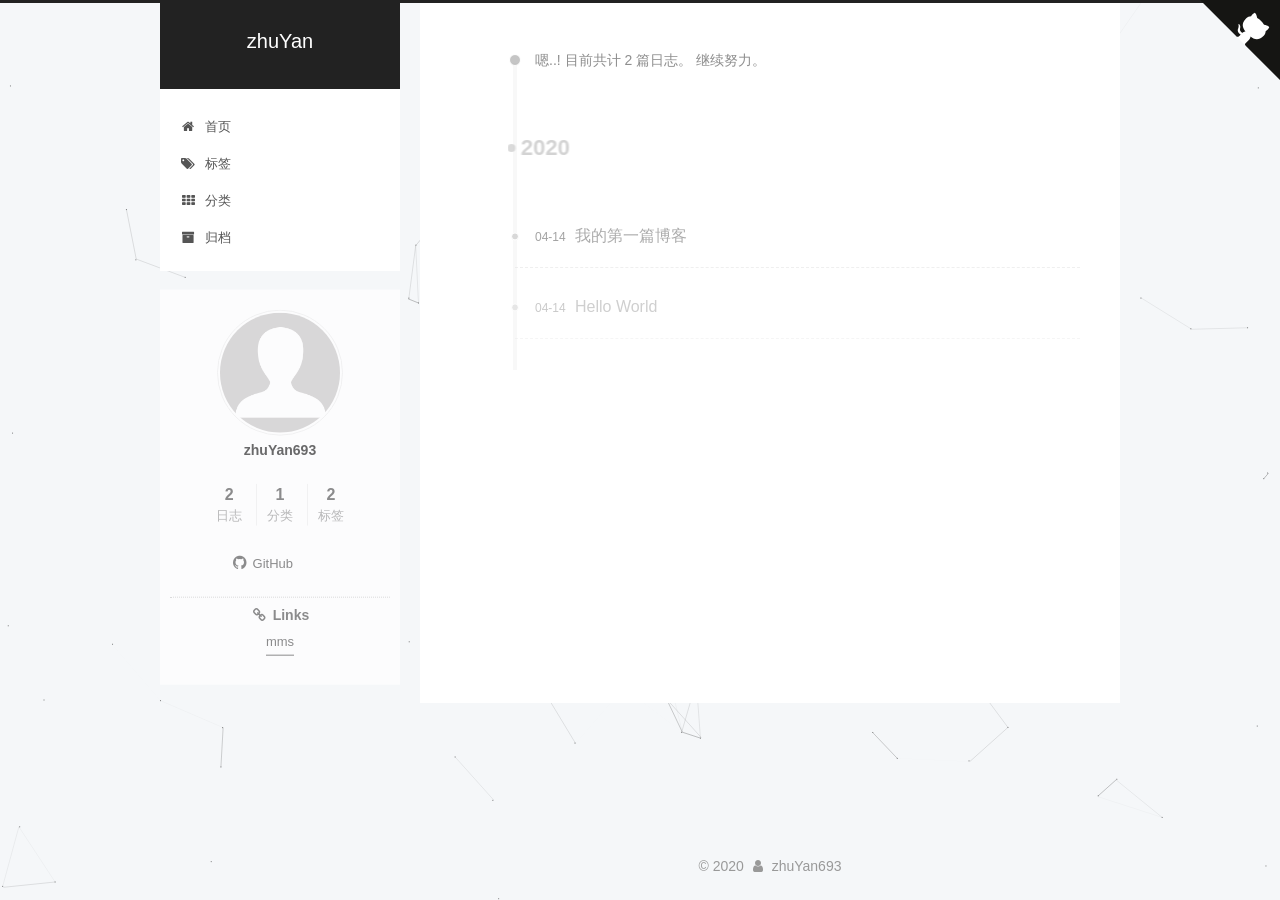
<file: archives/2020/index.html>
<!DOCTYPE html>



  


<html class="theme-next pisces use-motion" lang="zh-Hans">
<head>
  <meta charset="UTF-8"/>
<meta http-equiv="X-UA-Compatible" content="IE=edge" />
<meta name="viewport" content="width=device-width, initial-scale=1, maximum-scale=1"/>
<meta name="theme-color" content="#222">









<meta http-equiv="Cache-Control" content="no-transform" />
<meta http-equiv="Cache-Control" content="no-siteapp" />
















  
  
  <link href="/lib/fancybox/source/jquery.fancybox.css?v=2.1.5" rel="stylesheet" type="text/css" />







<link href="/lib/font-awesome/css/font-awesome.min.css?v=4.6.2" rel="stylesheet" type="text/css" />

<link href="/css/main.css?v=5.1.4" rel="stylesheet" type="text/css" />


  <link rel="apple-touch-icon" sizes="180x180" href="/images/apple-touch-icon-next.png?v=5.1.4">


  <link rel="icon" type="image/png" sizes="32x32" href="/images/favicon-32x32-next.png?v=5.1.4">


  <link rel="icon" type="image/png" sizes="16x16" href="/images/favicon-16x16-next.png?v=5.1.4">


  <link rel="mask-icon" href="/images/logo.svg?v=5.1.4" color="#222">





  <meta name="keywords" content="Hexo, NexT" />










<meta property="og:type" content="website">
<meta property="og:title" content="zhuYan">
<meta property="og:url" content="http://mms.zpin.xyz/archives/2020/index.html">
<meta property="og:site_name" content="zhuYan">
<meta property="article:author" content="zhuYan693">
<meta name="twitter:card" content="summary">



<script type="text/javascript" id="hexo.configurations">
  var NexT = window.NexT || {};
  var CONFIG = {
    root: '/',
    scheme: 'Pisces',
    version: '5.1.4',
    sidebar: {"position":"left","display":"post","offset":12,"b2t":false,"scrollpercent":false,"onmobile":false},
    fancybox: true,
    tabs: true,
    motion: {"enable":true,"async":false,"transition":{"post_block":"fadeIn","post_header":"slideDownIn","post_body":"slideDownIn","coll_header":"slideLeftIn","sidebar":"slideUpIn"}},
    duoshuo: {
      userId: '0',
      author: '博主'
    },
    algolia: {
      applicationID: '',
      apiKey: '',
      indexName: '',
      hits: {"per_page":10},
      labels: {"input_placeholder":"Search for Posts","hits_empty":"We didn't find any results for the search: ${query}","hits_stats":"${hits} results found in ${time} ms"}
    }
  };
</script>



  <link rel="canonical" href="http://mms.zpin.xyz/archives/2020/"/>





  <title>归档 | zhuYan</title>
  








<meta name="generator" content="Hexo 4.2.0"></head>

<body itemscope itemtype="http://schema.org/WebPage" lang="zh-Hans">

  
  
    
  

  <div class="container sidebar-position-left page-archive">
    <div class="headband"></div>
<a href="https://github.com/zhuYan693" target="_blank" rel="noopener" class="github-corner" aria-label="View source on GitHub"><svg width="80" height="80" viewBox="0 0 250 250" style="fill:#151513; color:#fff; position: absolute; top: 0; border: 0; right: 0;" aria-hidden="true"><path d="M0,0 L115,115 L130,115 L142,142 L250,250 L250,0 Z"></path><path d="M128.3,109.0 C113.8,99.7 119.0,89.6 119.0,89.6 C122.0,82.7 120.5,78.6 120.5,78.6 C119.2,72.0 123.4,76.3 123.4,76.3 C127.3,80.9 125.5,87.3 125.5,87.3 C122.9,97.6 130.6,101.9 134.4,103.2" fill="currentColor" style="transform-origin: 130px 106px;" class="octo-arm"></path><path d="M115.0,115.0 C114.9,115.1 118.7,116.5 119.8,115.4 L133.7,101.6 C136.9,99.2 139.9,98.4 142.2,98.6 C133.8,88.0 127.5,74.4 143.8,58.0 C148.5,53.4 154.0,51.2 159.7,51.0 C160.3,49.4 163.2,43.6 171.4,40.1 C171.4,40.1 176.1,42.5 178.8,56.2 C183.1,58.6 187.2,61.8 190.9,65.4 C194.5,69.0 197.7,73.2 200.1,77.6 C213.8,80.2 216.3,84.9 216.3,84.9 C212.7,93.1 206.9,96.0 205.4,96.6 C205.1,102.4 203.0,107.8 198.3,112.5 C181.9,128.9 168.3,122.5 157.7,114.1 C157.9,116.9 156.7,120.9 152.7,124.9 L141.0,136.5 C139.8,137.7 141.6,141.9 141.8,141.8 Z" fill="currentColor" class="octo-body"></path></svg></a><style>.github-corner:hover .octo-arm{animation:octocat-wave 560ms ease-in-out}@keyframes octocat-wave{0%,100%{transform:rotate(0)}20%,60%{transform:rotate(-25deg)}40%,80%{transform:rotate(10deg)}}@media (max-width:500px){.github-corner:hover .octo-arm{animation:none}.github-corner .octo-arm{animation:octocat-wave 560ms ease-in-out}}</style>
    <header id="header" class="header" itemscope itemtype="http://schema.org/WPHeader">
      <div class="header-inner"><div class="site-brand-wrapper">
  <div class="site-meta ">
    

    <div class="custom-logo-site-title">
      <a href="/"  class="brand" rel="start">
        <span class="logo-line-before"><i></i></span>
        <span class="site-title">zhuYan</span>
        <span class="logo-line-after"><i></i></span>
      </a>
    </div>
      
        <p class="site-subtitle"></p>
      
  </div>

  <div class="site-nav-toggle">
    <button>
      <span class="btn-bar"></span>
      <span class="btn-bar"></span>
      <span class="btn-bar"></span>
    </button>
  </div>
</div>

<nav class="site-nav">
  

  
    <ul id="menu" class="menu">
      
        
        <li class="menu-item menu-item-home">
          <a href="/" rel="section">
            
              <i class="menu-item-icon fa fa-fw fa-home"></i> <br />
            
            首页
          </a>
        </li>
      
        
        <li class="menu-item menu-item-tags">
          <a href="/tags/" rel="section">
            
              <i class="menu-item-icon fa fa-fw fa-tags"></i> <br />
            
            标签
          </a>
        </li>
      
        
        <li class="menu-item menu-item-categories">
          <a href="/categories/" rel="section">
            
              <i class="menu-item-icon fa fa-fw fa-th"></i> <br />
            
            分类
          </a>
        </li>
      
        
        <li class="menu-item menu-item-archives">
          <a href="/archives/" rel="section">
            
              <i class="menu-item-icon fa fa-fw fa-archive"></i> <br />
            
            归档
          </a>
        </li>
      

      
    </ul>
  

  
</nav>



 </div>
    </header>

    <main id="main" class="main">
      <div class="main-inner">
        <div class="content-wrap">
          <div id="content" class="content">
            

  
  
  
  <div class="post-block archive">
    <div id="posts" class="posts-collapse">
      <span class="archive-move-on"></span>

      <span class="archive-page-counter">
        
        
        
          
        
        嗯..! 目前共计 2 篇日志。 继续努力。
      </span>

      

        
        
        

        
          
          <div class="collection-title">
            <h1 class="archive-year" id="archive-year-2020">2020</h1>
          </div>
        
        

        

  <article class="post post-type-normal" itemscope itemtype="http://schema.org/Article">
    <header class="post-header">

      <h2 class="post-title">
        
            <a class="post-title-link" href="/2020/04/14/%E6%88%91%E7%9A%84%E7%AC%AC%E4%B8%80%E7%AF%87%E5%8D%9A%E5%AE%A2/" itemprop="url">
              
                <span itemprop="name">我的第一篇博客</span>
              
            </a>
        
      </h2>

      <div class="post-meta">
        <time class="post-time" itemprop="dateCreated"
              datetime="2020-04-14T19:55:45+08:00"
              content="2020-04-14" >
          04-14
        </time>
      </div>

    </header>
  </article>



      

        
        
        

        
        

        

  <article class="post post-type-normal" itemscope itemtype="http://schema.org/Article">
    <header class="post-header">

      <h2 class="post-title">
        
            <a class="post-title-link" href="/2020/04/14/hello-world/" itemprop="url">
              
                <span itemprop="name">Hello World</span>
              
            </a>
        
      </h2>

      <div class="post-meta">
        <time class="post-time" itemprop="dateCreated"
              datetime="2020-04-14T19:47:41+08:00"
              content="2020-04-14" >
          04-14
        </time>
      </div>

    </header>
  </article>



      

    </div>
  </div>
  
  
  

  



          </div>
          


          

        </div>
        
          
  
  <div class="sidebar-toggle">
    <div class="sidebar-toggle-line-wrap">
      <span class="sidebar-toggle-line sidebar-toggle-line-first"></span>
      <span class="sidebar-toggle-line sidebar-toggle-line-middle"></span>
      <span class="sidebar-toggle-line sidebar-toggle-line-last"></span>
    </div>
  </div>

  <aside id="sidebar" class="sidebar">
    
    <div class="sidebar-inner">

      

      

      <section class="site-overview-wrap sidebar-panel sidebar-panel-active">
        <div class="site-overview">
          <div class="site-author motion-element" itemprop="author" itemscope itemtype="http://schema.org/Person">
            
              <img class="site-author-image" itemprop="image"
                src="/images/avatar.gif"
                alt="zhuYan693" />
            
              <p class="site-author-name" itemprop="name">zhuYan693</p>
              <p class="site-description motion-element" itemprop="description"></p>
          </div>

          <nav class="site-state motion-element">

            
              <div class="site-state-item site-state-posts">
              
                <a href="/archives/%7C%7C%20archive">
              
                  <span class="site-state-item-count">2</span>
                  <span class="site-state-item-name">日志</span>
                </a>
              </div>
            

            
              
              
              <div class="site-state-item site-state-categories">
                <a href="/categories/index.html">
                  <span class="site-state-item-count">1</span>
                  <span class="site-state-item-name">分类</span>
                </a>
              </div>
            

            
              
              
              <div class="site-state-item site-state-tags">
                <a href="/tags/index.html">
                  <span class="site-state-item-count">2</span>
                  <span class="site-state-item-name">标签</span>
                </a>
              </div>
            

          </nav>

          

          
            <div class="links-of-author motion-element">
                
                  <span class="links-of-author-item">
                    <a href="https://github.com/zhuYan693" target="_blank" title="GitHub">
                      
                        <i class="fa fa-fw fa-github"></i>GitHub</a>
                  </span>
                
            </div>
          

          
          

          
          
            <div class="links-of-blogroll motion-element links-of-blogroll-block">
              <div class="links-of-blogroll-title">
                <i class="fa  fa-fw fa-link"></i>
                Links
              </div>
              <ul class="links-of-blogroll-list">
                
                  <li class="links-of-blogroll-item">
                    <a href="http://mms.zpin.xyz/" title="mms" target="_blank">mms</a>
                  </li>
                
              </ul>
            </div>
          

          

        </div>
      </section>

      

      

    </div>
  </aside>


        
      </div>
    </main>

    <footer id="footer" class="footer">
      <div class="footer-inner">
        <div class="copyright">&copy; <span itemprop="copyrightYear">2020</span>
  <span class="with-love">
    <i class="fa fa-user"></i>
  </span>
  <span class="author" itemprop="copyrightHolder">zhuYan693</span>

  
</div>

<!--
  <div class="powered-by">由 <a class="theme-link" target="_blank" href="https://hexo.io">Hexo</a> 强力驱动</div>



  <span class="post-meta-divider">|</span>



  <div class="theme-info">主题 &mdash; <a class="theme-link" target="_blank" href="https://github.com/iissnan/hexo-theme-next">NexT.Pisces</a> v5.1.4</div>
-->



        







        
      </div>
    </footer>

    
      <div class="back-to-top">
        <i class="fa fa-arrow-up"></i>
        
      </div>
    

    

  </div>

  

<script type="text/javascript">
  if (Object.prototype.toString.call(window.Promise) !== '[object Function]') {
    window.Promise = null;
  }
</script>









  


  











  
  
    <script type="text/javascript" src="/lib/jquery/index.js?v=2.1.3"></script>
  

  
  
    <script type="text/javascript" src="/lib/fastclick/lib/fastclick.min.js?v=1.0.6"></script>
  

  
  
    <script type="text/javascript" src="/lib/jquery_lazyload/jquery.lazyload.js?v=1.9.7"></script>
  

  
  
    <script type="text/javascript" src="/lib/velocity/velocity.min.js?v=1.2.1"></script>
  

  
  
    <script type="text/javascript" src="/lib/velocity/velocity.ui.min.js?v=1.2.1"></script>
  

  
  
    <script type="text/javascript" src="/lib/fancybox/source/jquery.fancybox.pack.js?v=2.1.5"></script>
  

  
  
    <script type="text/javascript" src="/lib/canvas-nest/canvas-nest.min.js"></script>
  


  


  <script type="text/javascript" src="/js/src/utils.js?v=5.1.4"></script>

  <script type="text/javascript" src="/js/src/motion.js?v=5.1.4"></script>



  
  


  <script type="text/javascript" src="/js/src/affix.js?v=5.1.4"></script>

  <script type="text/javascript" src="/js/src/schemes/pisces.js?v=5.1.4"></script>



  

  


  <script type="text/javascript" src="/js/src/bootstrap.js?v=5.1.4"></script>



  


  




	





  





  












  





  

  

  

  
  

  

  

  


    


  




	





  





  












  <script type="text/javascript" src="/js/src/clicklove.js"></script>
</body>
</html>
</file>
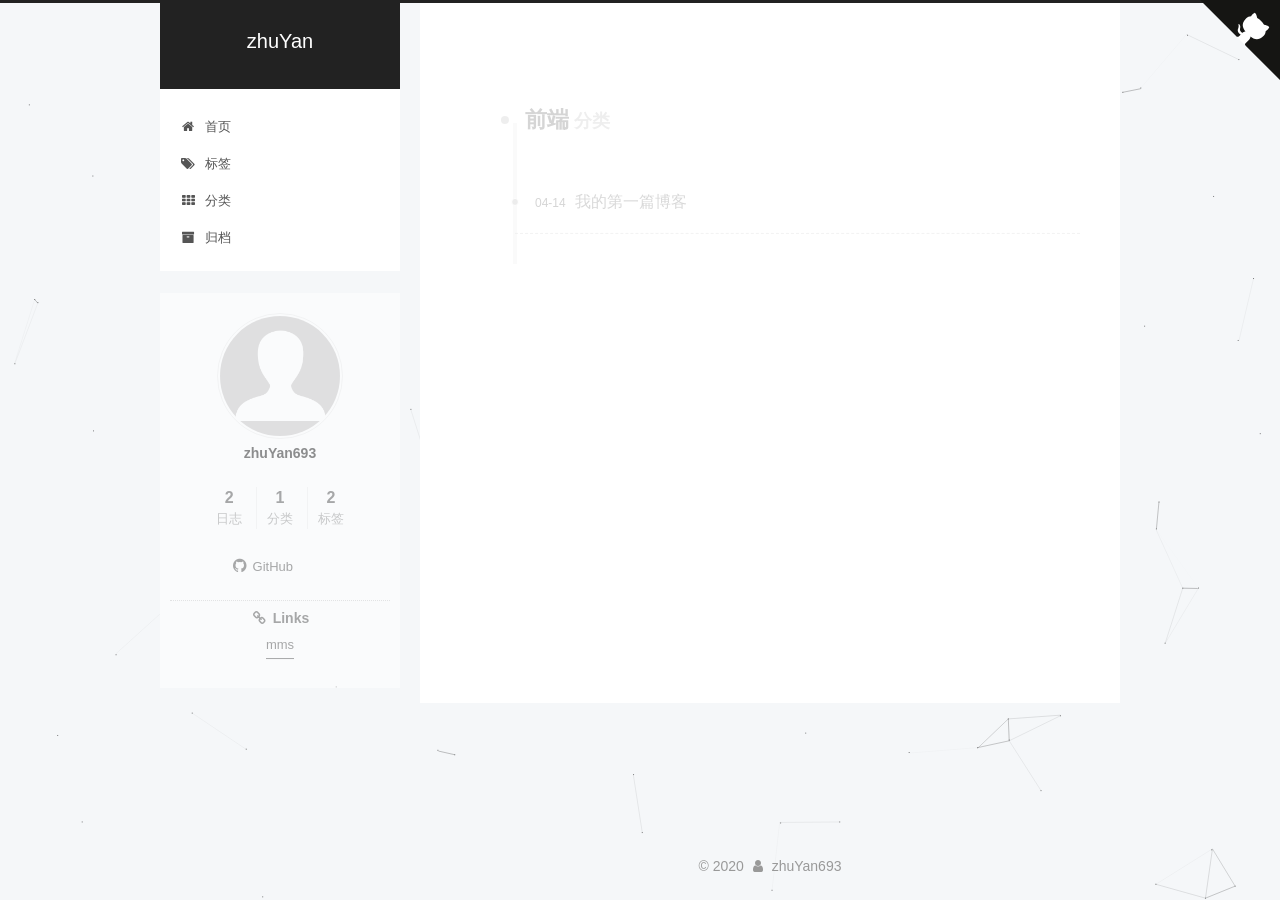
<file: categories/前端/index.html>
<!DOCTYPE html>



  


<html class="theme-next pisces use-motion" lang="zh-Hans">
<head>
  <meta charset="UTF-8"/>
<meta http-equiv="X-UA-Compatible" content="IE=edge" />
<meta name="viewport" content="width=device-width, initial-scale=1, maximum-scale=1"/>
<meta name="theme-color" content="#222">









<meta http-equiv="Cache-Control" content="no-transform" />
<meta http-equiv="Cache-Control" content="no-siteapp" />
















  
  
  <link href="/lib/fancybox/source/jquery.fancybox.css?v=2.1.5" rel="stylesheet" type="text/css" />







<link href="/lib/font-awesome/css/font-awesome.min.css?v=4.6.2" rel="stylesheet" type="text/css" />

<link href="/css/main.css?v=5.1.4" rel="stylesheet" type="text/css" />


  <link rel="apple-touch-icon" sizes="180x180" href="/images/apple-touch-icon-next.png?v=5.1.4">


  <link rel="icon" type="image/png" sizes="32x32" href="/images/favicon-32x32-next.png?v=5.1.4">


  <link rel="icon" type="image/png" sizes="16x16" href="/images/favicon-16x16-next.png?v=5.1.4">


  <link rel="mask-icon" href="/images/logo.svg?v=5.1.4" color="#222">





  <meta name="keywords" content="Hexo, NexT" />










<meta property="og:type" content="website">
<meta property="og:title" content="zhuYan">
<meta property="og:url" content="http://mms.zpin.xyz/categories/%E5%89%8D%E7%AB%AF/index.html">
<meta property="og:site_name" content="zhuYan">
<meta property="article:author" content="zhuYan693">
<meta name="twitter:card" content="summary">



<script type="text/javascript" id="hexo.configurations">
  var NexT = window.NexT || {};
  var CONFIG = {
    root: '/',
    scheme: 'Pisces',
    version: '5.1.4',
    sidebar: {"position":"left","display":"post","offset":12,"b2t":false,"scrollpercent":false,"onmobile":false},
    fancybox: true,
    tabs: true,
    motion: {"enable":true,"async":false,"transition":{"post_block":"fadeIn","post_header":"slideDownIn","post_body":"slideDownIn","coll_header":"slideLeftIn","sidebar":"slideUpIn"}},
    duoshuo: {
      userId: '0',
      author: '博主'
    },
    algolia: {
      applicationID: '',
      apiKey: '',
      indexName: '',
      hits: {"per_page":10},
      labels: {"input_placeholder":"Search for Posts","hits_empty":"We didn't find any results for the search: ${query}","hits_stats":"${hits} results found in ${time} ms"}
    }
  };
</script>



  <link rel="canonical" href="http://mms.zpin.xyz/categories/前端/"/>





  <title>分类: 前端 | zhuYan</title>
  








<meta name="generator" content="Hexo 4.2.0"></head>

<body itemscope itemtype="http://schema.org/WebPage" lang="zh-Hans">

  
  
    
  

  <div class="container sidebar-position-left ">
    <div class="headband"></div>
<a href="https://github.com/zhuYan693" target="_blank" rel="noopener" class="github-corner" aria-label="View source on GitHub"><svg width="80" height="80" viewBox="0 0 250 250" style="fill:#151513; color:#fff; position: absolute; top: 0; border: 0; right: 0;" aria-hidden="true"><path d="M0,0 L115,115 L130,115 L142,142 L250,250 L250,0 Z"></path><path d="M128.3,109.0 C113.8,99.7 119.0,89.6 119.0,89.6 C122.0,82.7 120.5,78.6 120.5,78.6 C119.2,72.0 123.4,76.3 123.4,76.3 C127.3,80.9 125.5,87.3 125.5,87.3 C122.9,97.6 130.6,101.9 134.4,103.2" fill="currentColor" style="transform-origin: 130px 106px;" class="octo-arm"></path><path d="M115.0,115.0 C114.9,115.1 118.7,116.5 119.8,115.4 L133.7,101.6 C136.9,99.2 139.9,98.4 142.2,98.6 C133.8,88.0 127.5,74.4 143.8,58.0 C148.5,53.4 154.0,51.2 159.7,51.0 C160.3,49.4 163.2,43.6 171.4,40.1 C171.4,40.1 176.1,42.5 178.8,56.2 C183.1,58.6 187.2,61.8 190.9,65.4 C194.5,69.0 197.7,73.2 200.1,77.6 C213.8,80.2 216.3,84.9 216.3,84.9 C212.7,93.1 206.9,96.0 205.4,96.6 C205.1,102.4 203.0,107.8 198.3,112.5 C181.9,128.9 168.3,122.5 157.7,114.1 C157.9,116.9 156.7,120.9 152.7,124.9 L141.0,136.5 C139.8,137.7 141.6,141.9 141.8,141.8 Z" fill="currentColor" class="octo-body"></path></svg></a><style>.github-corner:hover .octo-arm{animation:octocat-wave 560ms ease-in-out}@keyframes octocat-wave{0%,100%{transform:rotate(0)}20%,60%{transform:rotate(-25deg)}40%,80%{transform:rotate(10deg)}}@media (max-width:500px){.github-corner:hover .octo-arm{animation:none}.github-corner .octo-arm{animation:octocat-wave 560ms ease-in-out}}</style>
    <header id="header" class="header" itemscope itemtype="http://schema.org/WPHeader">
      <div class="header-inner"><div class="site-brand-wrapper">
  <div class="site-meta ">
    

    <div class="custom-logo-site-title">
      <a href="/"  class="brand" rel="start">
        <span class="logo-line-before"><i></i></span>
        <span class="site-title">zhuYan</span>
        <span class="logo-line-after"><i></i></span>
      </a>
    </div>
      
        <p class="site-subtitle"></p>
      
  </div>

  <div class="site-nav-toggle">
    <button>
      <span class="btn-bar"></span>
      <span class="btn-bar"></span>
      <span class="btn-bar"></span>
    </button>
  </div>
</div>

<nav class="site-nav">
  

  
    <ul id="menu" class="menu">
      
        
        <li class="menu-item menu-item-home">
          <a href="/" rel="section">
            
              <i class="menu-item-icon fa fa-fw fa-home"></i> <br />
            
            首页
          </a>
        </li>
      
        
        <li class="menu-item menu-item-tags">
          <a href="/tags/" rel="section">
            
              <i class="menu-item-icon fa fa-fw fa-tags"></i> <br />
            
            标签
          </a>
        </li>
      
        
        <li class="menu-item menu-item-categories">
          <a href="/categories/" rel="section">
            
              <i class="menu-item-icon fa fa-fw fa-th"></i> <br />
            
            分类
          </a>
        </li>
      
        
        <li class="menu-item menu-item-archives">
          <a href="/archives/" rel="section">
            
              <i class="menu-item-icon fa fa-fw fa-archive"></i> <br />
            
            归档
          </a>
        </li>
      

      
    </ul>
  

  
</nav>



 </div>
    </header>

    <main id="main" class="main">
      <div class="main-inner">
        <div class="content-wrap">
          <div id="content" class="content">
            

  
  
  
  <div class="post-block category">

    <div id="posts" class="posts-collapse">
      <div class="collection-title">
        <h1>前端<small>分类</small>
        </h1>
      </div>

      
        

  <article class="post post-type-normal" itemscope itemtype="http://schema.org/Article">
    <header class="post-header">

      <h2 class="post-title">
        
            <a class="post-title-link" href="/2020/04/14/%E6%88%91%E7%9A%84%E7%AC%AC%E4%B8%80%E7%AF%87%E5%8D%9A%E5%AE%A2/" itemprop="url">
              
                <span itemprop="name">我的第一篇博客</span>
              
            </a>
        
      </h2>

      <div class="post-meta">
        <time class="post-time" itemprop="dateCreated"
              datetime="2020-04-14T19:55:45+08:00"
              content="2020-04-14" >
          04-14
        </time>
      </div>

    </header>
  </article>


      
    </div>

  </div>
  
  
  

  



          </div>
          


          

        </div>
        
          
  
  <div class="sidebar-toggle">
    <div class="sidebar-toggle-line-wrap">
      <span class="sidebar-toggle-line sidebar-toggle-line-first"></span>
      <span class="sidebar-toggle-line sidebar-toggle-line-middle"></span>
      <span class="sidebar-toggle-line sidebar-toggle-line-last"></span>
    </div>
  </div>

  <aside id="sidebar" class="sidebar">
    
    <div class="sidebar-inner">

      

      

      <section class="site-overview-wrap sidebar-panel sidebar-panel-active">
        <div class="site-overview">
          <div class="site-author motion-element" itemprop="author" itemscope itemtype="http://schema.org/Person">
            
              <img class="site-author-image" itemprop="image"
                src="/images/avatar.gif"
                alt="zhuYan693" />
            
              <p class="site-author-name" itemprop="name">zhuYan693</p>
              <p class="site-description motion-element" itemprop="description"></p>
          </div>

          <nav class="site-state motion-element">

            
              <div class="site-state-item site-state-posts">
              
                <a href="/archives/%7C%7C%20archive">
              
                  <span class="site-state-item-count">2</span>
                  <span class="site-state-item-name">日志</span>
                </a>
              </div>
            

            
              
              
              <div class="site-state-item site-state-categories">
                <a href="/categories/index.html">
                  <span class="site-state-item-count">1</span>
                  <span class="site-state-item-name">分类</span>
                </a>
              </div>
            

            
              
              
              <div class="site-state-item site-state-tags">
                <a href="/tags/index.html">
                  <span class="site-state-item-count">2</span>
                  <span class="site-state-item-name">标签</span>
                </a>
              </div>
            

          </nav>

          

          
            <div class="links-of-author motion-element">
                
                  <span class="links-of-author-item">
                    <a href="https://github.com/zhuYan693" target="_blank" title="GitHub">
                      
                        <i class="fa fa-fw fa-github"></i>GitHub</a>
                  </span>
                
            </div>
          

          
          

          
          
            <div class="links-of-blogroll motion-element links-of-blogroll-block">
              <div class="links-of-blogroll-title">
                <i class="fa  fa-fw fa-link"></i>
                Links
              </div>
              <ul class="links-of-blogroll-list">
                
                  <li class="links-of-blogroll-item">
                    <a href="http://mms.zpin.xyz/" title="mms" target="_blank">mms</a>
                  </li>
                
              </ul>
            </div>
          

          

        </div>
      </section>

      

      

    </div>
  </aside>


        
      </div>
    </main>

    <footer id="footer" class="footer">
      <div class="footer-inner">
        <div class="copyright">&copy; <span itemprop="copyrightYear">2020</span>
  <span class="with-love">
    <i class="fa fa-user"></i>
  </span>
  <span class="author" itemprop="copyrightHolder">zhuYan693</span>

  
</div>

<!--
  <div class="powered-by">由 <a class="theme-link" target="_blank" href="https://hexo.io">Hexo</a> 强力驱动</div>



  <span class="post-meta-divider">|</span>



  <div class="theme-info">主题 &mdash; <a class="theme-link" target="_blank" href="https://github.com/iissnan/hexo-theme-next">NexT.Pisces</a> v5.1.4</div>
-->



        







        
      </div>
    </footer>

    
      <div class="back-to-top">
        <i class="fa fa-arrow-up"></i>
        
      </div>
    

    

  </div>

  

<script type="text/javascript">
  if (Object.prototype.toString.call(window.Promise) !== '[object Function]') {
    window.Promise = null;
  }
</script>









  


  











  
  
    <script type="text/javascript" src="/lib/jquery/index.js?v=2.1.3"></script>
  

  
  
    <script type="text/javascript" src="/lib/fastclick/lib/fastclick.min.js?v=1.0.6"></script>
  

  
  
    <script type="text/javascript" src="/lib/jquery_lazyload/jquery.lazyload.js?v=1.9.7"></script>
  

  
  
    <script type="text/javascript" src="/lib/velocity/velocity.min.js?v=1.2.1"></script>
  

  
  
    <script type="text/javascript" src="/lib/velocity/velocity.ui.min.js?v=1.2.1"></script>
  

  
  
    <script type="text/javascript" src="/lib/fancybox/source/jquery.fancybox.pack.js?v=2.1.5"></script>
  

  
  
    <script type="text/javascript" src="/lib/canvas-nest/canvas-nest.min.js"></script>
  


  


  <script type="text/javascript" src="/js/src/utils.js?v=5.1.4"></script>

  <script type="text/javascript" src="/js/src/motion.js?v=5.1.4"></script>



  
  


  <script type="text/javascript" src="/js/src/affix.js?v=5.1.4"></script>

  <script type="text/javascript" src="/js/src/schemes/pisces.js?v=5.1.4"></script>



  

  


  <script type="text/javascript" src="/js/src/bootstrap.js?v=5.1.4"></script>



  


  




	





  





  












  





  

  

  

  
  

  

  

  


    


  




	





  





  












  <script type="text/javascript" src="/js/src/clicklove.js"></script>
</body>
</html>
</file>
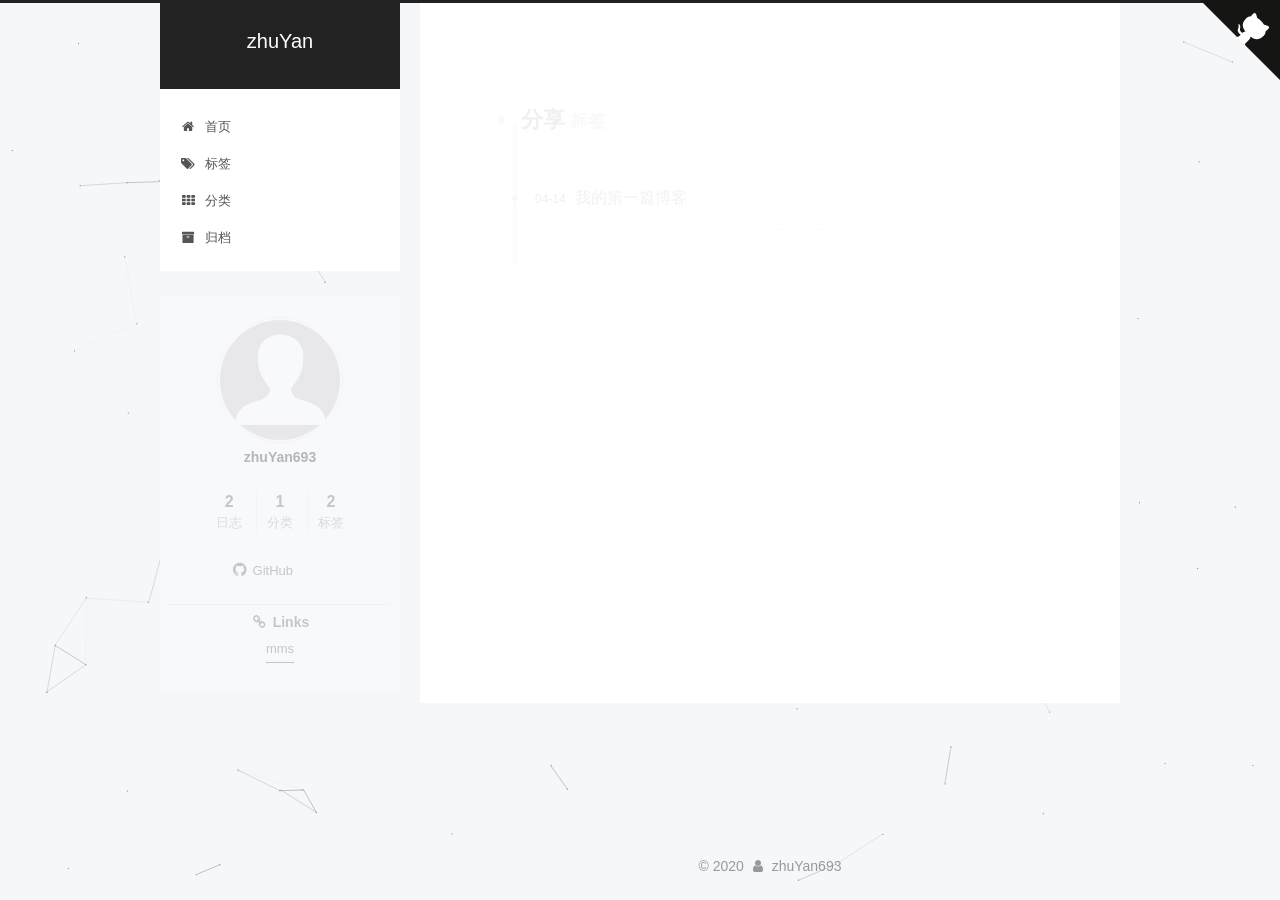
<file: tags/分享/index.html>
<!DOCTYPE html>



  


<html class="theme-next pisces use-motion" lang="zh-Hans">
<head>
  <meta charset="UTF-8"/>
<meta http-equiv="X-UA-Compatible" content="IE=edge" />
<meta name="viewport" content="width=device-width, initial-scale=1, maximum-scale=1"/>
<meta name="theme-color" content="#222">









<meta http-equiv="Cache-Control" content="no-transform" />
<meta http-equiv="Cache-Control" content="no-siteapp" />
















  
  
  <link href="/lib/fancybox/source/jquery.fancybox.css?v=2.1.5" rel="stylesheet" type="text/css" />







<link href="/lib/font-awesome/css/font-awesome.min.css?v=4.6.2" rel="stylesheet" type="text/css" />

<link href="/css/main.css?v=5.1.4" rel="stylesheet" type="text/css" />


  <link rel="apple-touch-icon" sizes="180x180" href="/images/apple-touch-icon-next.png?v=5.1.4">


  <link rel="icon" type="image/png" sizes="32x32" href="/images/favicon-32x32-next.png?v=5.1.4">


  <link rel="icon" type="image/png" sizes="16x16" href="/images/favicon-16x16-next.png?v=5.1.4">


  <link rel="mask-icon" href="/images/logo.svg?v=5.1.4" color="#222">





  <meta name="keywords" content="Hexo, NexT" />










<meta property="og:type" content="website">
<meta property="og:title" content="zhuYan">
<meta property="og:url" content="http://mms.zpin.xyz/tags/%E5%88%86%E4%BA%AB/index.html">
<meta property="og:site_name" content="zhuYan">
<meta property="article:author" content="zhuYan693">
<meta name="twitter:card" content="summary">



<script type="text/javascript" id="hexo.configurations">
  var NexT = window.NexT || {};
  var CONFIG = {
    root: '/',
    scheme: 'Pisces',
    version: '5.1.4',
    sidebar: {"position":"left","display":"post","offset":12,"b2t":false,"scrollpercent":false,"onmobile":false},
    fancybox: true,
    tabs: true,
    motion: {"enable":true,"async":false,"transition":{"post_block":"fadeIn","post_header":"slideDownIn","post_body":"slideDownIn","coll_header":"slideLeftIn","sidebar":"slideUpIn"}},
    duoshuo: {
      userId: '0',
      author: '博主'
    },
    algolia: {
      applicationID: '',
      apiKey: '',
      indexName: '',
      hits: {"per_page":10},
      labels: {"input_placeholder":"Search for Posts","hits_empty":"We didn't find any results for the search: ${query}","hits_stats":"${hits} results found in ${time} ms"}
    }
  };
</script>



  <link rel="canonical" href="http://mms.zpin.xyz/tags/分享/"/>





  <title>标签: 分享 | zhuYan</title>
  








<meta name="generator" content="Hexo 4.2.0"></head>

<body itemscope itemtype="http://schema.org/WebPage" lang="zh-Hans">

  
  
    
  

  <div class="container sidebar-position-left ">
    <div class="headband"></div>
<a href="https://github.com/zhuYan693" target="_blank" rel="noopener" class="github-corner" aria-label="View source on GitHub"><svg width="80" height="80" viewBox="0 0 250 250" style="fill:#151513; color:#fff; position: absolute; top: 0; border: 0; right: 0;" aria-hidden="true"><path d="M0,0 L115,115 L130,115 L142,142 L250,250 L250,0 Z"></path><path d="M128.3,109.0 C113.8,99.7 119.0,89.6 119.0,89.6 C122.0,82.7 120.5,78.6 120.5,78.6 C119.2,72.0 123.4,76.3 123.4,76.3 C127.3,80.9 125.5,87.3 125.5,87.3 C122.9,97.6 130.6,101.9 134.4,103.2" fill="currentColor" style="transform-origin: 130px 106px;" class="octo-arm"></path><path d="M115.0,115.0 C114.9,115.1 118.7,116.5 119.8,115.4 L133.7,101.6 C136.9,99.2 139.9,98.4 142.2,98.6 C133.8,88.0 127.5,74.4 143.8,58.0 C148.5,53.4 154.0,51.2 159.7,51.0 C160.3,49.4 163.2,43.6 171.4,40.1 C171.4,40.1 176.1,42.5 178.8,56.2 C183.1,58.6 187.2,61.8 190.9,65.4 C194.5,69.0 197.7,73.2 200.1,77.6 C213.8,80.2 216.3,84.9 216.3,84.9 C212.7,93.1 206.9,96.0 205.4,96.6 C205.1,102.4 203.0,107.8 198.3,112.5 C181.9,128.9 168.3,122.5 157.7,114.1 C157.9,116.9 156.7,120.9 152.7,124.9 L141.0,136.5 C139.8,137.7 141.6,141.9 141.8,141.8 Z" fill="currentColor" class="octo-body"></path></svg></a><style>.github-corner:hover .octo-arm{animation:octocat-wave 560ms ease-in-out}@keyframes octocat-wave{0%,100%{transform:rotate(0)}20%,60%{transform:rotate(-25deg)}40%,80%{transform:rotate(10deg)}}@media (max-width:500px){.github-corner:hover .octo-arm{animation:none}.github-corner .octo-arm{animation:octocat-wave 560ms ease-in-out}}</style>
    <header id="header" class="header" itemscope itemtype="http://schema.org/WPHeader">
      <div class="header-inner"><div class="site-brand-wrapper">
  <div class="site-meta ">
    

    <div class="custom-logo-site-title">
      <a href="/"  class="brand" rel="start">
        <span class="logo-line-before"><i></i></span>
        <span class="site-title">zhuYan</span>
        <span class="logo-line-after"><i></i></span>
      </a>
    </div>
      
        <p class="site-subtitle"></p>
      
  </div>

  <div class="site-nav-toggle">
    <button>
      <span class="btn-bar"></span>
      <span class="btn-bar"></span>
      <span class="btn-bar"></span>
    </button>
  </div>
</div>

<nav class="site-nav">
  

  
    <ul id="menu" class="menu">
      
        
        <li class="menu-item menu-item-home">
          <a href="/" rel="section">
            
              <i class="menu-item-icon fa fa-fw fa-home"></i> <br />
            
            首页
          </a>
        </li>
      
        
        <li class="menu-item menu-item-tags">
          <a href="/tags/" rel="section">
            
              <i class="menu-item-icon fa fa-fw fa-tags"></i> <br />
            
            标签
          </a>
        </li>
      
        
        <li class="menu-item menu-item-categories">
          <a href="/categories/" rel="section">
            
              <i class="menu-item-icon fa fa-fw fa-th"></i> <br />
            
            分类
          </a>
        </li>
      
        
        <li class="menu-item menu-item-archives">
          <a href="/archives/" rel="section">
            
              <i class="menu-item-icon fa fa-fw fa-archive"></i> <br />
            
            归档
          </a>
        </li>
      

      
    </ul>
  

  
</nav>



 </div>
    </header>

    <main id="main" class="main">
      <div class="main-inner">
        <div class="content-wrap">
          <div id="content" class="content">
            

  
  
  
  <div class="post-block tag">

    <div id="posts" class="posts-collapse">
      <div class="collection-title">
        <h1>分享<small>标签</small>
        </h1>
      </div>

      
        

  <article class="post post-type-normal" itemscope itemtype="http://schema.org/Article">
    <header class="post-header">

      <h2 class="post-title">
        
            <a class="post-title-link" href="/2020/04/14/%E6%88%91%E7%9A%84%E7%AC%AC%E4%B8%80%E7%AF%87%E5%8D%9A%E5%AE%A2/" itemprop="url">
              
                <span itemprop="name">我的第一篇博客</span>
              
            </a>
        
      </h2>

      <div class="post-meta">
        <time class="post-time" itemprop="dateCreated"
              datetime="2020-04-14T19:55:45+08:00"
              content="2020-04-14" >
          04-14
        </time>
      </div>

    </header>
  </article>


      
    </div>

  </div>
  
  
  

  


          </div>
          


          

        </div>
        
          
  
  <div class="sidebar-toggle">
    <div class="sidebar-toggle-line-wrap">
      <span class="sidebar-toggle-line sidebar-toggle-line-first"></span>
      <span class="sidebar-toggle-line sidebar-toggle-line-middle"></span>
      <span class="sidebar-toggle-line sidebar-toggle-line-last"></span>
    </div>
  </div>

  <aside id="sidebar" class="sidebar">
    
    <div class="sidebar-inner">

      

      

      <section class="site-overview-wrap sidebar-panel sidebar-panel-active">
        <div class="site-overview">
          <div class="site-author motion-element" itemprop="author" itemscope itemtype="http://schema.org/Person">
            
              <img class="site-author-image" itemprop="image"
                src="/images/avatar.gif"
                alt="zhuYan693" />
            
              <p class="site-author-name" itemprop="name">zhuYan693</p>
              <p class="site-description motion-element" itemprop="description"></p>
          </div>

          <nav class="site-state motion-element">

            
              <div class="site-state-item site-state-posts">
              
                <a href="/archives/%7C%7C%20archive">
              
                  <span class="site-state-item-count">2</span>
                  <span class="site-state-item-name">日志</span>
                </a>
              </div>
            

            
              
              
              <div class="site-state-item site-state-categories">
                <a href="/categories/index.html">
                  <span class="site-state-item-count">1</span>
                  <span class="site-state-item-name">分类</span>
                </a>
              </div>
            

            
              
              
              <div class="site-state-item site-state-tags">
                <a href="/tags/index.html">
                  <span class="site-state-item-count">2</span>
                  <span class="site-state-item-name">标签</span>
                </a>
              </div>
            

          </nav>

          

          
            <div class="links-of-author motion-element">
                
                  <span class="links-of-author-item">
                    <a href="https://github.com/zhuYan693" target="_blank" title="GitHub">
                      
                        <i class="fa fa-fw fa-github"></i>GitHub</a>
                  </span>
                
            </div>
          

          
          

          
          
            <div class="links-of-blogroll motion-element links-of-blogroll-block">
              <div class="links-of-blogroll-title">
                <i class="fa  fa-fw fa-link"></i>
                Links
              </div>
              <ul class="links-of-blogroll-list">
                
                  <li class="links-of-blogroll-item">
                    <a href="http://mms.zpin.xyz/" title="mms" target="_blank">mms</a>
                  </li>
                
              </ul>
            </div>
          

          

        </div>
      </section>

      

      

    </div>
  </aside>


        
      </div>
    </main>

    <footer id="footer" class="footer">
      <div class="footer-inner">
        <div class="copyright">&copy; <span itemprop="copyrightYear">2020</span>
  <span class="with-love">
    <i class="fa fa-user"></i>
  </span>
  <span class="author" itemprop="copyrightHolder">zhuYan693</span>

  
</div>

<!--
  <div class="powered-by">由 <a class="theme-link" target="_blank" href="https://hexo.io">Hexo</a> 强力驱动</div>



  <span class="post-meta-divider">|</span>



  <div class="theme-info">主题 &mdash; <a class="theme-link" target="_blank" href="https://github.com/iissnan/hexo-theme-next">NexT.Pisces</a> v5.1.4</div>
-->



        







        
      </div>
    </footer>

    
      <div class="back-to-top">
        <i class="fa fa-arrow-up"></i>
        
      </div>
    

    

  </div>

  

<script type="text/javascript">
  if (Object.prototype.toString.call(window.Promise) !== '[object Function]') {
    window.Promise = null;
  }
</script>









  


  











  
  
    <script type="text/javascript" src="/lib/jquery/index.js?v=2.1.3"></script>
  

  
  
    <script type="text/javascript" src="/lib/fastclick/lib/fastclick.min.js?v=1.0.6"></script>
  

  
  
    <script type="text/javascript" src="/lib/jquery_lazyload/jquery.lazyload.js?v=1.9.7"></script>
  

  
  
    <script type="text/javascript" src="/lib/velocity/velocity.min.js?v=1.2.1"></script>
  

  
  
    <script type="text/javascript" src="/lib/velocity/velocity.ui.min.js?v=1.2.1"></script>
  

  
  
    <script type="text/javascript" src="/lib/fancybox/source/jquery.fancybox.pack.js?v=2.1.5"></script>
  

  
  
    <script type="text/javascript" src="/lib/canvas-nest/canvas-nest.min.js"></script>
  


  


  <script type="text/javascript" src="/js/src/utils.js?v=5.1.4"></script>

  <script type="text/javascript" src="/js/src/motion.js?v=5.1.4"></script>



  
  


  <script type="text/javascript" src="/js/src/affix.js?v=5.1.4"></script>

  <script type="text/javascript" src="/js/src/schemes/pisces.js?v=5.1.4"></script>



  

  


  <script type="text/javascript" src="/js/src/bootstrap.js?v=5.1.4"></script>



  


  




	





  





  












  





  

  

  

  
  

  

  

  


    


  




	





  





  












  <script type="text/javascript" src="/js/src/clicklove.js"></script>
</body>
</html>
</file>
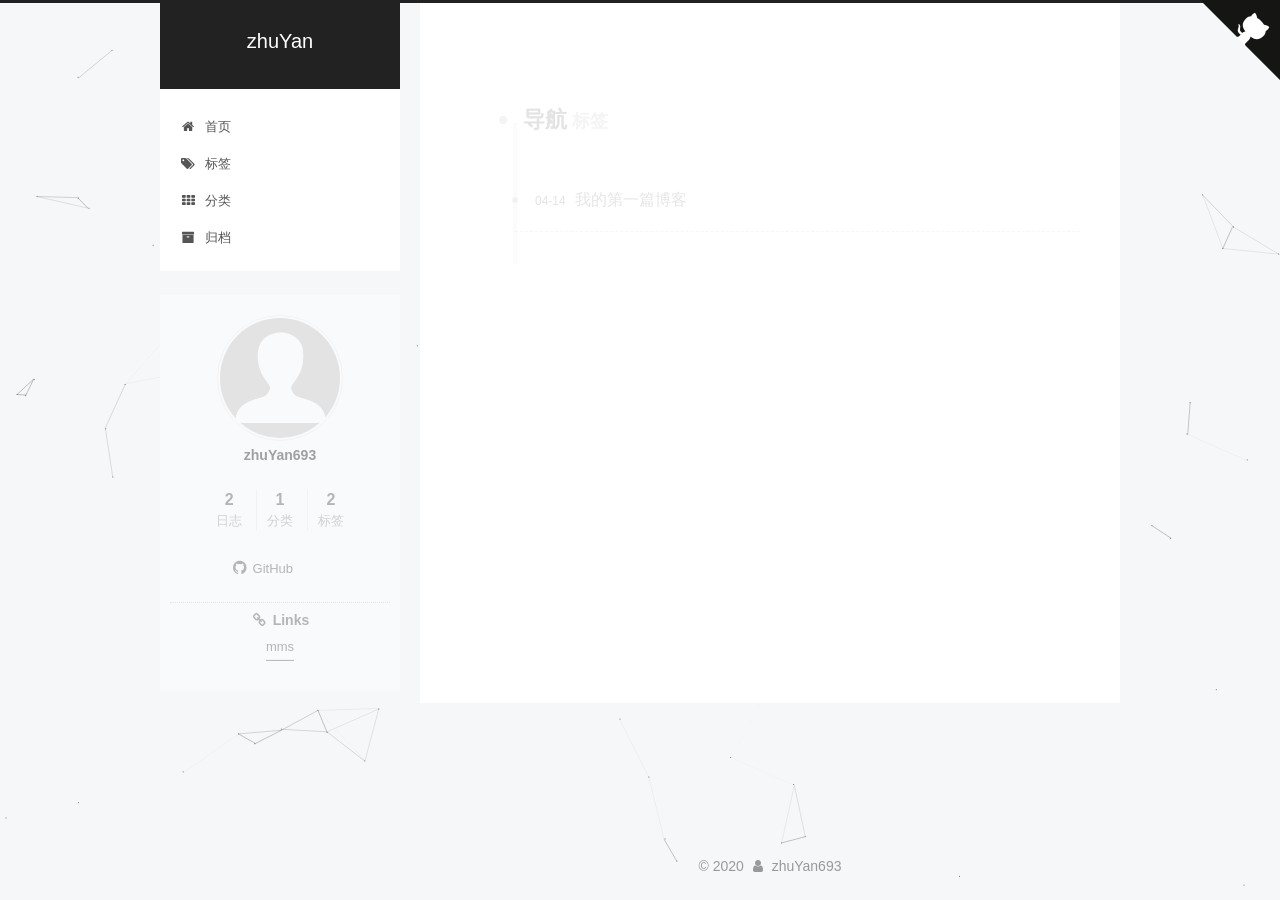
<file: tags/导航/index.html>
<!DOCTYPE html>



  


<html class="theme-next pisces use-motion" lang="zh-Hans">
<head>
  <meta charset="UTF-8"/>
<meta http-equiv="X-UA-Compatible" content="IE=edge" />
<meta name="viewport" content="width=device-width, initial-scale=1, maximum-scale=1"/>
<meta name="theme-color" content="#222">









<meta http-equiv="Cache-Control" content="no-transform" />
<meta http-equiv="Cache-Control" content="no-siteapp" />
















  
  
  <link href="/lib/fancybox/source/jquery.fancybox.css?v=2.1.5" rel="stylesheet" type="text/css" />







<link href="/lib/font-awesome/css/font-awesome.min.css?v=4.6.2" rel="stylesheet" type="text/css" />

<link href="/css/main.css?v=5.1.4" rel="stylesheet" type="text/css" />


  <link rel="apple-touch-icon" sizes="180x180" href="/images/apple-touch-icon-next.png?v=5.1.4">


  <link rel="icon" type="image/png" sizes="32x32" href="/images/favicon-32x32-next.png?v=5.1.4">


  <link rel="icon" type="image/png" sizes="16x16" href="/images/favicon-16x16-next.png?v=5.1.4">


  <link rel="mask-icon" href="/images/logo.svg?v=5.1.4" color="#222">





  <meta name="keywords" content="Hexo, NexT" />










<meta property="og:type" content="website">
<meta property="og:title" content="zhuYan">
<meta property="og:url" content="http://mms.zpin.xyz/tags/%E5%AF%BC%E8%88%AA/index.html">
<meta property="og:site_name" content="zhuYan">
<meta property="article:author" content="zhuYan693">
<meta name="twitter:card" content="summary">



<script type="text/javascript" id="hexo.configurations">
  var NexT = window.NexT || {};
  var CONFIG = {
    root: '/',
    scheme: 'Pisces',
    version: '5.1.4',
    sidebar: {"position":"left","display":"post","offset":12,"b2t":false,"scrollpercent":false,"onmobile":false},
    fancybox: true,
    tabs: true,
    motion: {"enable":true,"async":false,"transition":{"post_block":"fadeIn","post_header":"slideDownIn","post_body":"slideDownIn","coll_header":"slideLeftIn","sidebar":"slideUpIn"}},
    duoshuo: {
      userId: '0',
      author: '博主'
    },
    algolia: {
      applicationID: '',
      apiKey: '',
      indexName: '',
      hits: {"per_page":10},
      labels: {"input_placeholder":"Search for Posts","hits_empty":"We didn't find any results for the search: ${query}","hits_stats":"${hits} results found in ${time} ms"}
    }
  };
</script>



  <link rel="canonical" href="http://mms.zpin.xyz/tags/导航/"/>





  <title>标签: 导航 | zhuYan</title>
  








<meta name="generator" content="Hexo 4.2.0"></head>

<body itemscope itemtype="http://schema.org/WebPage" lang="zh-Hans">

  
  
    
  

  <div class="container sidebar-position-left ">
    <div class="headband"></div>
<a href="https://github.com/zhuYan693" target="_blank" rel="noopener" class="github-corner" aria-label="View source on GitHub"><svg width="80" height="80" viewBox="0 0 250 250" style="fill:#151513; color:#fff; position: absolute; top: 0; border: 0; right: 0;" aria-hidden="true"><path d="M0,0 L115,115 L130,115 L142,142 L250,250 L250,0 Z"></path><path d="M128.3,109.0 C113.8,99.7 119.0,89.6 119.0,89.6 C122.0,82.7 120.5,78.6 120.5,78.6 C119.2,72.0 123.4,76.3 123.4,76.3 C127.3,80.9 125.5,87.3 125.5,87.3 C122.9,97.6 130.6,101.9 134.4,103.2" fill="currentColor" style="transform-origin: 130px 106px;" class="octo-arm"></path><path d="M115.0,115.0 C114.9,115.1 118.7,116.5 119.8,115.4 L133.7,101.6 C136.9,99.2 139.9,98.4 142.2,98.6 C133.8,88.0 127.5,74.4 143.8,58.0 C148.5,53.4 154.0,51.2 159.7,51.0 C160.3,49.4 163.2,43.6 171.4,40.1 C171.4,40.1 176.1,42.5 178.8,56.2 C183.1,58.6 187.2,61.8 190.9,65.4 C194.5,69.0 197.7,73.2 200.1,77.6 C213.8,80.2 216.3,84.9 216.3,84.9 C212.7,93.1 206.9,96.0 205.4,96.6 C205.1,102.4 203.0,107.8 198.3,112.5 C181.9,128.9 168.3,122.5 157.7,114.1 C157.9,116.9 156.7,120.9 152.7,124.9 L141.0,136.5 C139.8,137.7 141.6,141.9 141.8,141.8 Z" fill="currentColor" class="octo-body"></path></svg></a><style>.github-corner:hover .octo-arm{animation:octocat-wave 560ms ease-in-out}@keyframes octocat-wave{0%,100%{transform:rotate(0)}20%,60%{transform:rotate(-25deg)}40%,80%{transform:rotate(10deg)}}@media (max-width:500px){.github-corner:hover .octo-arm{animation:none}.github-corner .octo-arm{animation:octocat-wave 560ms ease-in-out}}</style>
    <header id="header" class="header" itemscope itemtype="http://schema.org/WPHeader">
      <div class="header-inner"><div class="site-brand-wrapper">
  <div class="site-meta ">
    

    <div class="custom-logo-site-title">
      <a href="/"  class="brand" rel="start">
        <span class="logo-line-before"><i></i></span>
        <span class="site-title">zhuYan</span>
        <span class="logo-line-after"><i></i></span>
      </a>
    </div>
      
        <p class="site-subtitle"></p>
      
  </div>

  <div class="site-nav-toggle">
    <button>
      <span class="btn-bar"></span>
      <span class="btn-bar"></span>
      <span class="btn-bar"></span>
    </button>
  </div>
</div>

<nav class="site-nav">
  

  
    <ul id="menu" class="menu">
      
        
        <li class="menu-item menu-item-home">
          <a href="/" rel="section">
            
              <i class="menu-item-icon fa fa-fw fa-home"></i> <br />
            
            首页
          </a>
        </li>
      
        
        <li class="menu-item menu-item-tags">
          <a href="/tags/" rel="section">
            
              <i class="menu-item-icon fa fa-fw fa-tags"></i> <br />
            
            标签
          </a>
        </li>
      
        
        <li class="menu-item menu-item-categories">
          <a href="/categories/" rel="section">
            
              <i class="menu-item-icon fa fa-fw fa-th"></i> <br />
            
            分类
          </a>
        </li>
      
        
        <li class="menu-item menu-item-archives">
          <a href="/archives/" rel="section">
            
              <i class="menu-item-icon fa fa-fw fa-archive"></i> <br />
            
            归档
          </a>
        </li>
      

      
    </ul>
  

  
</nav>



 </div>
    </header>

    <main id="main" class="main">
      <div class="main-inner">
        <div class="content-wrap">
          <div id="content" class="content">
            

  
  
  
  <div class="post-block tag">

    <div id="posts" class="posts-collapse">
      <div class="collection-title">
        <h1>导航<small>标签</small>
        </h1>
      </div>

      
        

  <article class="post post-type-normal" itemscope itemtype="http://schema.org/Article">
    <header class="post-header">

      <h2 class="post-title">
        
            <a class="post-title-link" href="/2020/04/14/%E6%88%91%E7%9A%84%E7%AC%AC%E4%B8%80%E7%AF%87%E5%8D%9A%E5%AE%A2/" itemprop="url">
              
                <span itemprop="name">我的第一篇博客</span>
              
            </a>
        
      </h2>

      <div class="post-meta">
        <time class="post-time" itemprop="dateCreated"
              datetime="2020-04-14T19:55:45+08:00"
              content="2020-04-14" >
          04-14
        </time>
      </div>

    </header>
  </article>


      
    </div>

  </div>
  
  
  

  


          </div>
          


          

        </div>
        
          
  
  <div class="sidebar-toggle">
    <div class="sidebar-toggle-line-wrap">
      <span class="sidebar-toggle-line sidebar-toggle-line-first"></span>
      <span class="sidebar-toggle-line sidebar-toggle-line-middle"></span>
      <span class="sidebar-toggle-line sidebar-toggle-line-last"></span>
    </div>
  </div>

  <aside id="sidebar" class="sidebar">
    
    <div class="sidebar-inner">

      

      

      <section class="site-overview-wrap sidebar-panel sidebar-panel-active">
        <div class="site-overview">
          <div class="site-author motion-element" itemprop="author" itemscope itemtype="http://schema.org/Person">
            
              <img class="site-author-image" itemprop="image"
                src="/images/avatar.gif"
                alt="zhuYan693" />
            
              <p class="site-author-name" itemprop="name">zhuYan693</p>
              <p class="site-description motion-element" itemprop="description"></p>
          </div>

          <nav class="site-state motion-element">

            
              <div class="site-state-item site-state-posts">
              
                <a href="/archives/%7C%7C%20archive">
              
                  <span class="site-state-item-count">2</span>
                  <span class="site-state-item-name">日志</span>
                </a>
              </div>
            

            
              
              
              <div class="site-state-item site-state-categories">
                <a href="/categories/index.html">
                  <span class="site-state-item-count">1</span>
                  <span class="site-state-item-name">分类</span>
                </a>
              </div>
            

            
              
              
              <div class="site-state-item site-state-tags">
                <a href="/tags/index.html">
                  <span class="site-state-item-count">2</span>
                  <span class="site-state-item-name">标签</span>
                </a>
              </div>
            

          </nav>

          

          
            <div class="links-of-author motion-element">
                
                  <span class="links-of-author-item">
                    <a href="https://github.com/zhuYan693" target="_blank" title="GitHub">
                      
                        <i class="fa fa-fw fa-github"></i>GitHub</a>
                  </span>
                
            </div>
          

          
          

          
          
            <div class="links-of-blogroll motion-element links-of-blogroll-block">
              <div class="links-of-blogroll-title">
                <i class="fa  fa-fw fa-link"></i>
                Links
              </div>
              <ul class="links-of-blogroll-list">
                
                  <li class="links-of-blogroll-item">
                    <a href="http://mms.zpin.xyz/" title="mms" target="_blank">mms</a>
                  </li>
                
              </ul>
            </div>
          

          

        </div>
      </section>

      

      

    </div>
  </aside>


        
      </div>
    </main>

    <footer id="footer" class="footer">
      <div class="footer-inner">
        <div class="copyright">&copy; <span itemprop="copyrightYear">2020</span>
  <span class="with-love">
    <i class="fa fa-user"></i>
  </span>
  <span class="author" itemprop="copyrightHolder">zhuYan693</span>

  
</div>

<!--
  <div class="powered-by">由 <a class="theme-link" target="_blank" href="https://hexo.io">Hexo</a> 强力驱动</div>



  <span class="post-meta-divider">|</span>



  <div class="theme-info">主题 &mdash; <a class="theme-link" target="_blank" href="https://github.com/iissnan/hexo-theme-next">NexT.Pisces</a> v5.1.4</div>
-->



        







        
      </div>
    </footer>

    
      <div class="back-to-top">
        <i class="fa fa-arrow-up"></i>
        
      </div>
    

    

  </div>

  

<script type="text/javascript">
  if (Object.prototype.toString.call(window.Promise) !== '[object Function]') {
    window.Promise = null;
  }
</script>









  


  











  
  
    <script type="text/javascript" src="/lib/jquery/index.js?v=2.1.3"></script>
  

  
  
    <script type="text/javascript" src="/lib/fastclick/lib/fastclick.min.js?v=1.0.6"></script>
  

  
  
    <script type="text/javascript" src="/lib/jquery_lazyload/jquery.lazyload.js?v=1.9.7"></script>
  

  
  
    <script type="text/javascript" src="/lib/velocity/velocity.min.js?v=1.2.1"></script>
  

  
  
    <script type="text/javascript" src="/lib/velocity/velocity.ui.min.js?v=1.2.1"></script>
  

  
  
    <script type="text/javascript" src="/lib/fancybox/source/jquery.fancybox.pack.js?v=2.1.5"></script>
  

  
  
    <script type="text/javascript" src="/lib/canvas-nest/canvas-nest.min.js"></script>
  


  


  <script type="text/javascript" src="/js/src/utils.js?v=5.1.4"></script>

  <script type="text/javascript" src="/js/src/motion.js?v=5.1.4"></script>



  
  


  <script type="text/javascript" src="/js/src/affix.js?v=5.1.4"></script>

  <script type="text/javascript" src="/js/src/schemes/pisces.js?v=5.1.4"></script>



  

  


  <script type="text/javascript" src="/js/src/bootstrap.js?v=5.1.4"></script>



  


  




	





  





  












  





  

  

  

  
  

  

  

  


    


  




	





  





  












  <script type="text/javascript" src="/js/src/clicklove.js"></script>
</body>
</html>
</file>
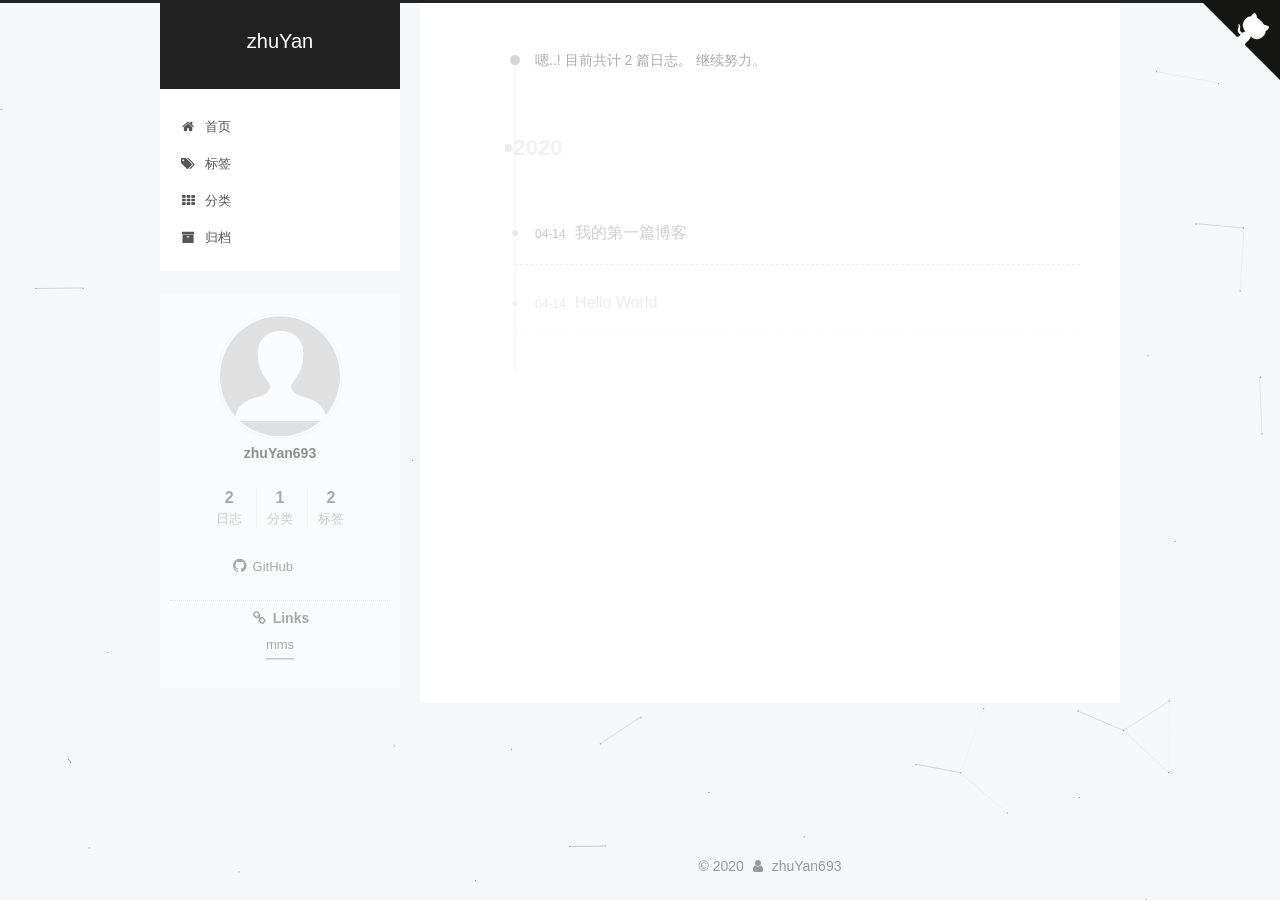
<file: archives/2020/04/index.html>
<!DOCTYPE html>



  


<html class="theme-next pisces use-motion" lang="zh-Hans">
<head>
  <meta charset="UTF-8"/>
<meta http-equiv="X-UA-Compatible" content="IE=edge" />
<meta name="viewport" content="width=device-width, initial-scale=1, maximum-scale=1"/>
<meta name="theme-color" content="#222">









<meta http-equiv="Cache-Control" content="no-transform" />
<meta http-equiv="Cache-Control" content="no-siteapp" />
















  
  
  <link href="/lib/fancybox/source/jquery.fancybox.css?v=2.1.5" rel="stylesheet" type="text/css" />







<link href="/lib/font-awesome/css/font-awesome.min.css?v=4.6.2" rel="stylesheet" type="text/css" />

<link href="/css/main.css?v=5.1.4" rel="stylesheet" type="text/css" />


  <link rel="apple-touch-icon" sizes="180x180" href="/images/apple-touch-icon-next.png?v=5.1.4">


  <link rel="icon" type="image/png" sizes="32x32" href="/images/favicon-32x32-next.png?v=5.1.4">


  <link rel="icon" type="image/png" sizes="16x16" href="/images/favicon-16x16-next.png?v=5.1.4">


  <link rel="mask-icon" href="/images/logo.svg?v=5.1.4" color="#222">





  <meta name="keywords" content="Hexo, NexT" />










<meta property="og:type" content="website">
<meta property="og:title" content="zhuYan">
<meta property="og:url" content="http://mms.zpin.xyz/archives/2020/04/index.html">
<meta property="og:site_name" content="zhuYan">
<meta property="article:author" content="zhuYan693">
<meta name="twitter:card" content="summary">



<script type="text/javascript" id="hexo.configurations">
  var NexT = window.NexT || {};
  var CONFIG = {
    root: '/',
    scheme: 'Pisces',
    version: '5.1.4',
    sidebar: {"position":"left","display":"post","offset":12,"b2t":false,"scrollpercent":false,"onmobile":false},
    fancybox: true,
    tabs: true,
    motion: {"enable":true,"async":false,"transition":{"post_block":"fadeIn","post_header":"slideDownIn","post_body":"slideDownIn","coll_header":"slideLeftIn","sidebar":"slideUpIn"}},
    duoshuo: {
      userId: '0',
      author: '博主'
    },
    algolia: {
      applicationID: '',
      apiKey: '',
      indexName: '',
      hits: {"per_page":10},
      labels: {"input_placeholder":"Search for Posts","hits_empty":"We didn't find any results for the search: ${query}","hits_stats":"${hits} results found in ${time} ms"}
    }
  };
</script>



  <link rel="canonical" href="http://mms.zpin.xyz/archives/2020/04/"/>





  <title>归档 | zhuYan</title>
  








<meta name="generator" content="Hexo 4.2.0"></head>

<body itemscope itemtype="http://schema.org/WebPage" lang="zh-Hans">

  
  
    
  

  <div class="container sidebar-position-left page-archive">
    <div class="headband"></div>
<a href="https://github.com/zhuYan693" target="_blank" rel="noopener" class="github-corner" aria-label="View source on GitHub"><svg width="80" height="80" viewBox="0 0 250 250" style="fill:#151513; color:#fff; position: absolute; top: 0; border: 0; right: 0;" aria-hidden="true"><path d="M0,0 L115,115 L130,115 L142,142 L250,250 L250,0 Z"></path><path d="M128.3,109.0 C113.8,99.7 119.0,89.6 119.0,89.6 C122.0,82.7 120.5,78.6 120.5,78.6 C119.2,72.0 123.4,76.3 123.4,76.3 C127.3,80.9 125.5,87.3 125.5,87.3 C122.9,97.6 130.6,101.9 134.4,103.2" fill="currentColor" style="transform-origin: 130px 106px;" class="octo-arm"></path><path d="M115.0,115.0 C114.9,115.1 118.7,116.5 119.8,115.4 L133.7,101.6 C136.9,99.2 139.9,98.4 142.2,98.6 C133.8,88.0 127.5,74.4 143.8,58.0 C148.5,53.4 154.0,51.2 159.7,51.0 C160.3,49.4 163.2,43.6 171.4,40.1 C171.4,40.1 176.1,42.5 178.8,56.2 C183.1,58.6 187.2,61.8 190.9,65.4 C194.5,69.0 197.7,73.2 200.1,77.6 C213.8,80.2 216.3,84.9 216.3,84.9 C212.7,93.1 206.9,96.0 205.4,96.6 C205.1,102.4 203.0,107.8 198.3,112.5 C181.9,128.9 168.3,122.5 157.7,114.1 C157.9,116.9 156.7,120.9 152.7,124.9 L141.0,136.5 C139.8,137.7 141.6,141.9 141.8,141.8 Z" fill="currentColor" class="octo-body"></path></svg></a><style>.github-corner:hover .octo-arm{animation:octocat-wave 560ms ease-in-out}@keyframes octocat-wave{0%,100%{transform:rotate(0)}20%,60%{transform:rotate(-25deg)}40%,80%{transform:rotate(10deg)}}@media (max-width:500px){.github-corner:hover .octo-arm{animation:none}.github-corner .octo-arm{animation:octocat-wave 560ms ease-in-out}}</style>
    <header id="header" class="header" itemscope itemtype="http://schema.org/WPHeader">
      <div class="header-inner"><div class="site-brand-wrapper">
  <div class="site-meta ">
    

    <div class="custom-logo-site-title">
      <a href="/"  class="brand" rel="start">
        <span class="logo-line-before"><i></i></span>
        <span class="site-title">zhuYan</span>
        <span class="logo-line-after"><i></i></span>
      </a>
    </div>
      
        <p class="site-subtitle"></p>
      
  </div>

  <div class="site-nav-toggle">
    <button>
      <span class="btn-bar"></span>
      <span class="btn-bar"></span>
      <span class="btn-bar"></span>
    </button>
  </div>
</div>

<nav class="site-nav">
  

  
    <ul id="menu" class="menu">
      
        
        <li class="menu-item menu-item-home">
          <a href="/" rel="section">
            
              <i class="menu-item-icon fa fa-fw fa-home"></i> <br />
            
            首页
          </a>
        </li>
      
        
        <li class="menu-item menu-item-tags">
          <a href="/tags/" rel="section">
            
              <i class="menu-item-icon fa fa-fw fa-tags"></i> <br />
            
            标签
          </a>
        </li>
      
        
        <li class="menu-item menu-item-categories">
          <a href="/categories/" rel="section">
            
              <i class="menu-item-icon fa fa-fw fa-th"></i> <br />
            
            分类
          </a>
        </li>
      
        
        <li class="menu-item menu-item-archives">
          <a href="/archives/" rel="section">
            
              <i class="menu-item-icon fa fa-fw fa-archive"></i> <br />
            
            归档
          </a>
        </li>
      

      
    </ul>
  

  
</nav>



 </div>
    </header>

    <main id="main" class="main">
      <div class="main-inner">
        <div class="content-wrap">
          <div id="content" class="content">
            

  
  
  
  <div class="post-block archive">
    <div id="posts" class="posts-collapse">
      <span class="archive-move-on"></span>

      <span class="archive-page-counter">
        
        
        
          
        
        嗯..! 目前共计 2 篇日志。 继续努力。
      </span>

      

        
        
        

        
          
          <div class="collection-title">
            <h1 class="archive-year" id="archive-year-2020">2020</h1>
          </div>
        
        

        

  <article class="post post-type-normal" itemscope itemtype="http://schema.org/Article">
    <header class="post-header">

      <h2 class="post-title">
        
            <a class="post-title-link" href="/2020/04/14/%E6%88%91%E7%9A%84%E7%AC%AC%E4%B8%80%E7%AF%87%E5%8D%9A%E5%AE%A2/" itemprop="url">
              
                <span itemprop="name">我的第一篇博客</span>
              
            </a>
        
      </h2>

      <div class="post-meta">
        <time class="post-time" itemprop="dateCreated"
              datetime="2020-04-14T19:55:45+08:00"
              content="2020-04-14" >
          04-14
        </time>
      </div>

    </header>
  </article>



      

        
        
        

        
        

        

  <article class="post post-type-normal" itemscope itemtype="http://schema.org/Article">
    <header class="post-header">

      <h2 class="post-title">
        
            <a class="post-title-link" href="/2020/04/14/hello-world/" itemprop="url">
              
                <span itemprop="name">Hello World</span>
              
            </a>
        
      </h2>

      <div class="post-meta">
        <time class="post-time" itemprop="dateCreated"
              datetime="2020-04-14T19:47:41+08:00"
              content="2020-04-14" >
          04-14
        </time>
      </div>

    </header>
  </article>



      

    </div>
  </div>
  
  
  

  



          </div>
          


          

        </div>
        
          
  
  <div class="sidebar-toggle">
    <div class="sidebar-toggle-line-wrap">
      <span class="sidebar-toggle-line sidebar-toggle-line-first"></span>
      <span class="sidebar-toggle-line sidebar-toggle-line-middle"></span>
      <span class="sidebar-toggle-line sidebar-toggle-line-last"></span>
    </div>
  </div>

  <aside id="sidebar" class="sidebar">
    
    <div class="sidebar-inner">

      

      

      <section class="site-overview-wrap sidebar-panel sidebar-panel-active">
        <div class="site-overview">
          <div class="site-author motion-element" itemprop="author" itemscope itemtype="http://schema.org/Person">
            
              <img class="site-author-image" itemprop="image"
                src="/images/avatar.gif"
                alt="zhuYan693" />
            
              <p class="site-author-name" itemprop="name">zhuYan693</p>
              <p class="site-description motion-element" itemprop="description"></p>
          </div>

          <nav class="site-state motion-element">

            
              <div class="site-state-item site-state-posts">
              
                <a href="/archives/%7C%7C%20archive">
              
                  <span class="site-state-item-count">2</span>
                  <span class="site-state-item-name">日志</span>
                </a>
              </div>
            

            
              
              
              <div class="site-state-item site-state-categories">
                <a href="/categories/index.html">
                  <span class="site-state-item-count">1</span>
                  <span class="site-state-item-name">分类</span>
                </a>
              </div>
            

            
              
              
              <div class="site-state-item site-state-tags">
                <a href="/tags/index.html">
                  <span class="site-state-item-count">2</span>
                  <span class="site-state-item-name">标签</span>
                </a>
              </div>
            

          </nav>

          

          
            <div class="links-of-author motion-element">
                
                  <span class="links-of-author-item">
                    <a href="https://github.com/zhuYan693" target="_blank" title="GitHub">
                      
                        <i class="fa fa-fw fa-github"></i>GitHub</a>
                  </span>
                
            </div>
          

          
          

          
          
            <div class="links-of-blogroll motion-element links-of-blogroll-block">
              <div class="links-of-blogroll-title">
                <i class="fa  fa-fw fa-link"></i>
                Links
              </div>
              <ul class="links-of-blogroll-list">
                
                  <li class="links-of-blogroll-item">
                    <a href="http://mms.zpin.xyz/" title="mms" target="_blank">mms</a>
                  </li>
                
              </ul>
            </div>
          

          

        </div>
      </section>

      

      

    </div>
  </aside>


        
      </div>
    </main>

    <footer id="footer" class="footer">
      <div class="footer-inner">
        <div class="copyright">&copy; <span itemprop="copyrightYear">2020</span>
  <span class="with-love">
    <i class="fa fa-user"></i>
  </span>
  <span class="author" itemprop="copyrightHolder">zhuYan693</span>

  
</div>

<!--
  <div class="powered-by">由 <a class="theme-link" target="_blank" href="https://hexo.io">Hexo</a> 强力驱动</div>



  <span class="post-meta-divider">|</span>



  <div class="theme-info">主题 &mdash; <a class="theme-link" target="_blank" href="https://github.com/iissnan/hexo-theme-next">NexT.Pisces</a> v5.1.4</div>
-->



        







        
      </div>
    </footer>

    
      <div class="back-to-top">
        <i class="fa fa-arrow-up"></i>
        
      </div>
    

    

  </div>

  

<script type="text/javascript">
  if (Object.prototype.toString.call(window.Promise) !== '[object Function]') {
    window.Promise = null;
  }
</script>









  


  











  
  
    <script type="text/javascript" src="/lib/jquery/index.js?v=2.1.3"></script>
  

  
  
    <script type="text/javascript" src="/lib/fastclick/lib/fastclick.min.js?v=1.0.6"></script>
  

  
  
    <script type="text/javascript" src="/lib/jquery_lazyload/jquery.lazyload.js?v=1.9.7"></script>
  

  
  
    <script type="text/javascript" src="/lib/velocity/velocity.min.js?v=1.2.1"></script>
  

  
  
    <script type="text/javascript" src="/lib/velocity/velocity.ui.min.js?v=1.2.1"></script>
  

  
  
    <script type="text/javascript" src="/lib/fancybox/source/jquery.fancybox.pack.js?v=2.1.5"></script>
  

  
  
    <script type="text/javascript" src="/lib/canvas-nest/canvas-nest.min.js"></script>
  


  


  <script type="text/javascript" src="/js/src/utils.js?v=5.1.4"></script>

  <script type="text/javascript" src="/js/src/motion.js?v=5.1.4"></script>



  
  


  <script type="text/javascript" src="/js/src/affix.js?v=5.1.4"></script>

  <script type="text/javascript" src="/js/src/schemes/pisces.js?v=5.1.4"></script>



  

  


  <script type="text/javascript" src="/js/src/bootstrap.js?v=5.1.4"></script>



  


  




	





  





  












  





  

  

  

  
  

  

  

  


    


  




	





  





  












  <script type="text/javascript" src="/js/src/clicklove.js"></script>
</body>
</html>
</file>
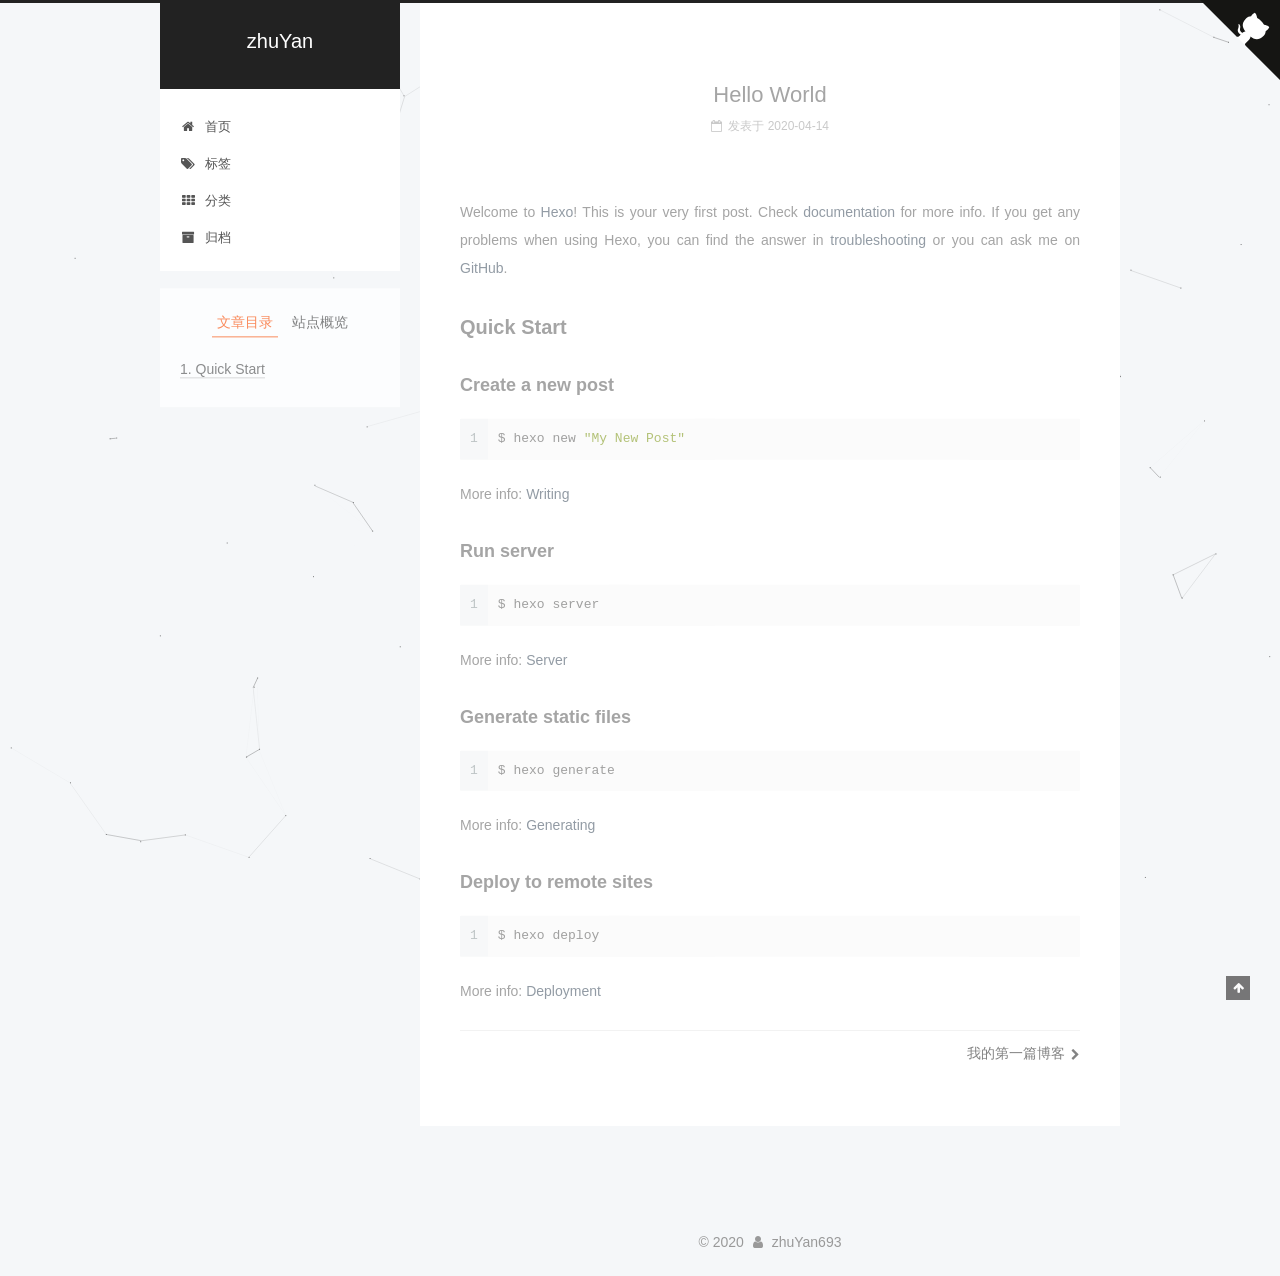
<file: 2020/04/14/hello-world/index.html>
<!DOCTYPE html>



  


<html class="theme-next pisces use-motion" lang="zh-Hans">
<head>
  <meta charset="UTF-8"/>
<meta http-equiv="X-UA-Compatible" content="IE=edge" />
<meta name="viewport" content="width=device-width, initial-scale=1, maximum-scale=1"/>
<meta name="theme-color" content="#222">









<meta http-equiv="Cache-Control" content="no-transform" />
<meta http-equiv="Cache-Control" content="no-siteapp" />
















  
  
  <link href="/lib/fancybox/source/jquery.fancybox.css?v=2.1.5" rel="stylesheet" type="text/css" />







<link href="/lib/font-awesome/css/font-awesome.min.css?v=4.6.2" rel="stylesheet" type="text/css" />

<link href="/css/main.css?v=5.1.4" rel="stylesheet" type="text/css" />


  <link rel="apple-touch-icon" sizes="180x180" href="/images/apple-touch-icon-next.png?v=5.1.4">


  <link rel="icon" type="image/png" sizes="32x32" href="/images/favicon-32x32-next.png?v=5.1.4">


  <link rel="icon" type="image/png" sizes="16x16" href="/images/favicon-16x16-next.png?v=5.1.4">


  <link rel="mask-icon" href="/images/logo.svg?v=5.1.4" color="#222">





  <meta name="keywords" content="Hexo, NexT" />










<meta name="description" content="Welcome to Hexo! This is your very first post. Check documentation for more info. If you get any problems when using Hexo, you can find the answer in troubleshooting or you can ask me on GitHub. Quick">
<meta property="og:type" content="article">
<meta property="og:title" content="Hello World">
<meta property="og:url" content="http://mms.zpin.xyz/2020/04/14/hello-world/index.html">
<meta property="og:site_name" content="zhuYan">
<meta property="og:description" content="Welcome to Hexo! This is your very first post. Check documentation for more info. If you get any problems when using Hexo, you can find the answer in troubleshooting or you can ask me on GitHub. Quick">
<meta property="article:published_time" content="2020-04-14T11:47:41.373Z">
<meta property="article:modified_time" content="2020-04-14T11:47:41.374Z">
<meta property="article:author" content="zhuYan693">
<meta name="twitter:card" content="summary">



<script type="text/javascript" id="hexo.configurations">
  var NexT = window.NexT || {};
  var CONFIG = {
    root: '/',
    scheme: 'Pisces',
    version: '5.1.4',
    sidebar: {"position":"left","display":"post","offset":12,"b2t":false,"scrollpercent":false,"onmobile":false},
    fancybox: true,
    tabs: true,
    motion: {"enable":true,"async":false,"transition":{"post_block":"fadeIn","post_header":"slideDownIn","post_body":"slideDownIn","coll_header":"slideLeftIn","sidebar":"slideUpIn"}},
    duoshuo: {
      userId: '0',
      author: '博主'
    },
    algolia: {
      applicationID: '',
      apiKey: '',
      indexName: '',
      hits: {"per_page":10},
      labels: {"input_placeholder":"Search for Posts","hits_empty":"We didn't find any results for the search: ${query}","hits_stats":"${hits} results found in ${time} ms"}
    }
  };
</script>



  <link rel="canonical" href="http://mms.zpin.xyz/2020/04/14/hello-world/"/>





  <title>Hello World | zhuYan</title>
  








<meta name="generator" content="Hexo 4.2.0"></head>

<body itemscope itemtype="http://schema.org/WebPage" lang="zh-Hans">

  
  
    
  

  <div class="container sidebar-position-left page-post-detail">
    <div class="headband"></div>
<a href="https://github.com/zhuYan693" target="_blank" rel="noopener" class="github-corner" aria-label="View source on GitHub"><svg width="80" height="80" viewBox="0 0 250 250" style="fill:#151513; color:#fff; position: absolute; top: 0; border: 0; right: 0;" aria-hidden="true"><path d="M0,0 L115,115 L130,115 L142,142 L250,250 L250,0 Z"></path><path d="M128.3,109.0 C113.8,99.7 119.0,89.6 119.0,89.6 C122.0,82.7 120.5,78.6 120.5,78.6 C119.2,72.0 123.4,76.3 123.4,76.3 C127.3,80.9 125.5,87.3 125.5,87.3 C122.9,97.6 130.6,101.9 134.4,103.2" fill="currentColor" style="transform-origin: 130px 106px;" class="octo-arm"></path><path d="M115.0,115.0 C114.9,115.1 118.7,116.5 119.8,115.4 L133.7,101.6 C136.9,99.2 139.9,98.4 142.2,98.6 C133.8,88.0 127.5,74.4 143.8,58.0 C148.5,53.4 154.0,51.2 159.7,51.0 C160.3,49.4 163.2,43.6 171.4,40.1 C171.4,40.1 176.1,42.5 178.8,56.2 C183.1,58.6 187.2,61.8 190.9,65.4 C194.5,69.0 197.7,73.2 200.1,77.6 C213.8,80.2 216.3,84.9 216.3,84.9 C212.7,93.1 206.9,96.0 205.4,96.6 C205.1,102.4 203.0,107.8 198.3,112.5 C181.9,128.9 168.3,122.5 157.7,114.1 C157.9,116.9 156.7,120.9 152.7,124.9 L141.0,136.5 C139.8,137.7 141.6,141.9 141.8,141.8 Z" fill="currentColor" class="octo-body"></path></svg></a><style>.github-corner:hover .octo-arm{animation:octocat-wave 560ms ease-in-out}@keyframes octocat-wave{0%,100%{transform:rotate(0)}20%,60%{transform:rotate(-25deg)}40%,80%{transform:rotate(10deg)}}@media (max-width:500px){.github-corner:hover .octo-arm{animation:none}.github-corner .octo-arm{animation:octocat-wave 560ms ease-in-out}}</style>
    <header id="header" class="header" itemscope itemtype="http://schema.org/WPHeader">
      <div class="header-inner"><div class="site-brand-wrapper">
  <div class="site-meta ">
    

    <div class="custom-logo-site-title">
      <a href="/"  class="brand" rel="start">
        <span class="logo-line-before"><i></i></span>
        <span class="site-title">zhuYan</span>
        <span class="logo-line-after"><i></i></span>
      </a>
    </div>
      
        <p class="site-subtitle"></p>
      
  </div>

  <div class="site-nav-toggle">
    <button>
      <span class="btn-bar"></span>
      <span class="btn-bar"></span>
      <span class="btn-bar"></span>
    </button>
  </div>
</div>

<nav class="site-nav">
  

  
    <ul id="menu" class="menu">
      
        
        <li class="menu-item menu-item-home">
          <a href="/" rel="section">
            
              <i class="menu-item-icon fa fa-fw fa-home"></i> <br />
            
            首页
          </a>
        </li>
      
        
        <li class="menu-item menu-item-tags">
          <a href="/tags/" rel="section">
            
              <i class="menu-item-icon fa fa-fw fa-tags"></i> <br />
            
            标签
          </a>
        </li>
      
        
        <li class="menu-item menu-item-categories">
          <a href="/categories/" rel="section">
            
              <i class="menu-item-icon fa fa-fw fa-th"></i> <br />
            
            分类
          </a>
        </li>
      
        
        <li class="menu-item menu-item-archives">
          <a href="/archives/" rel="section">
            
              <i class="menu-item-icon fa fa-fw fa-archive"></i> <br />
            
            归档
          </a>
        </li>
      

      
    </ul>
  

  
</nav>



 </div>
    </header>

    <main id="main" class="main">
      <div class="main-inner">
        <div class="content-wrap">
          <div id="content" class="content">
            

  <div id="posts" class="posts-expand">
    

  

  
  
  

  <article class="post post-type-normal" itemscope itemtype="http://schema.org/Article">
  
  
  
  <div class="post-block">
    <link itemprop="mainEntityOfPage" href="http://mms.zpin.xyz/2020/04/14/hello-world/">

    <span hidden itemprop="author" itemscope itemtype="http://schema.org/Person">
      <meta itemprop="name" content="zhuYan693">
      <meta itemprop="description" content="">
      <meta itemprop="image" content="/images/avatar.gif">
    </span>

    <span hidden itemprop="publisher" itemscope itemtype="http://schema.org/Organization">
      <meta itemprop="name" content="zhuYan">
    </span>

    
      <header class="post-header">

        
        
          <h1 class="post-title" itemprop="name headline">Hello World</h1>
        

        <div class="post-meta">
          <span class="post-time">
            
              <span class="post-meta-item-icon">
                <i class="fa fa-calendar-o"></i>
              </span>
              
                <span class="post-meta-item-text">发表于</span>
              
              <time title="创建于" itemprop="dateCreated datePublished" datetime="2020-04-14T19:47:41+08:00">
                2020-04-14
              </time>
            

            

            
          </span>

          

          
            
          

          
          

          

          

          

        </div>
      </header>
    

    
    
    
    <div class="post-body" itemprop="articleBody">

      
      

      
        <p>Welcome to <a href="https://hexo.io/" target="_blank" rel="noopener">Hexo</a>! This is your very first post. Check <a href="https://hexo.io/docs/" target="_blank" rel="noopener">documentation</a> for more info. If you get any problems when using Hexo, you can find the answer in <a href="https://hexo.io/docs/troubleshooting.html" target="_blank" rel="noopener">troubleshooting</a> or you can ask me on <a href="https://github.com/hexojs/hexo/issues" target="_blank" rel="noopener">GitHub</a>.</p>
<h2 id="Quick-Start"><a href="#Quick-Start" class="headerlink" title="Quick Start"></a>Quick Start</h2><h3 id="Create-a-new-post"><a href="#Create-a-new-post" class="headerlink" title="Create a new post"></a>Create a new post</h3><figure class="highlight bash"><table><tr><td class="gutter"><pre><span class="line">1</span><br></pre></td><td class="code"><pre><span class="line">$ hexo new <span class="string">"My New Post"</span></span><br></pre></td></tr></table></figure>

<p>More info: <a href="https://hexo.io/docs/writing.html" target="_blank" rel="noopener">Writing</a></p>
<h3 id="Run-server"><a href="#Run-server" class="headerlink" title="Run server"></a>Run server</h3><figure class="highlight bash"><table><tr><td class="gutter"><pre><span class="line">1</span><br></pre></td><td class="code"><pre><span class="line">$ hexo server</span><br></pre></td></tr></table></figure>

<p>More info: <a href="https://hexo.io/docs/server.html" target="_blank" rel="noopener">Server</a></p>
<h3 id="Generate-static-files"><a href="#Generate-static-files" class="headerlink" title="Generate static files"></a>Generate static files</h3><figure class="highlight bash"><table><tr><td class="gutter"><pre><span class="line">1</span><br></pre></td><td class="code"><pre><span class="line">$ hexo generate</span><br></pre></td></tr></table></figure>

<p>More info: <a href="https://hexo.io/docs/generating.html" target="_blank" rel="noopener">Generating</a></p>
<h3 id="Deploy-to-remote-sites"><a href="#Deploy-to-remote-sites" class="headerlink" title="Deploy to remote sites"></a>Deploy to remote sites</h3><figure class="highlight bash"><table><tr><td class="gutter"><pre><span class="line">1</span><br></pre></td><td class="code"><pre><span class="line">$ hexo deploy</span><br></pre></td></tr></table></figure>

<p>More info: <a href="https://hexo.io/docs/one-command-deployment.html" target="_blank" rel="noopener">Deployment</a></p>

      
    </div>
    
    
    

    

    

    

    <footer class="post-footer">
      

      
      
      

      
        <div class="post-nav">
          <div class="post-nav-next post-nav-item">
            
          </div>

          <span class="post-nav-divider"></span>

          <div class="post-nav-prev post-nav-item">
            
              <a href="/2020/04/14/%E6%88%91%E7%9A%84%E7%AC%AC%E4%B8%80%E7%AF%87%E5%8D%9A%E5%AE%A2/" rel="prev" title="我的第一篇博客">
                我的第一篇博客 <i class="fa fa-chevron-right"></i>
              </a>
            
          </div>
        </div>
      

      
      
    </footer>
  </div>
  
  
  
  </article>



    <div class="post-spread">
      
    </div>
  </div>


          </div>
          


          

  



        </div>
        
          
  
  <div class="sidebar-toggle">
    <div class="sidebar-toggle-line-wrap">
      <span class="sidebar-toggle-line sidebar-toggle-line-first"></span>
      <span class="sidebar-toggle-line sidebar-toggle-line-middle"></span>
      <span class="sidebar-toggle-line sidebar-toggle-line-last"></span>
    </div>
  </div>

  <aside id="sidebar" class="sidebar">
    
    <div class="sidebar-inner">

      

      
        <ul class="sidebar-nav motion-element">
          <li class="sidebar-nav-toc sidebar-nav-active" data-target="post-toc-wrap">
            文章目录
          </li>
          <li class="sidebar-nav-overview" data-target="site-overview-wrap">
            站点概览
          </li>
        </ul>
      

      <section class="site-overview-wrap sidebar-panel">
        <div class="site-overview">
          <div class="site-author motion-element" itemprop="author" itemscope itemtype="http://schema.org/Person">
            
              <img class="site-author-image" itemprop="image"
                src="/images/avatar.gif"
                alt="zhuYan693" />
            
              <p class="site-author-name" itemprop="name">zhuYan693</p>
              <p class="site-description motion-element" itemprop="description"></p>
          </div>

          <nav class="site-state motion-element">

            
              <div class="site-state-item site-state-posts">
              
                <a href="/archives/%7C%7C%20archive">
              
                  <span class="site-state-item-count">2</span>
                  <span class="site-state-item-name">日志</span>
                </a>
              </div>
            

            
              
              
              <div class="site-state-item site-state-categories">
                <a href="/categories/index.html">
                  <span class="site-state-item-count">1</span>
                  <span class="site-state-item-name">分类</span>
                </a>
              </div>
            

            
              
              
              <div class="site-state-item site-state-tags">
                <a href="/tags/index.html">
                  <span class="site-state-item-count">2</span>
                  <span class="site-state-item-name">标签</span>
                </a>
              </div>
            

          </nav>

          

          
            <div class="links-of-author motion-element">
                
                  <span class="links-of-author-item">
                    <a href="https://github.com/zhuYan693" target="_blank" title="GitHub">
                      
                        <i class="fa fa-fw fa-github"></i>GitHub</a>
                  </span>
                
            </div>
          

          
          

          
          
            <div class="links-of-blogroll motion-element links-of-blogroll-block">
              <div class="links-of-blogroll-title">
                <i class="fa  fa-fw fa-link"></i>
                Links
              </div>
              <ul class="links-of-blogroll-list">
                
                  <li class="links-of-blogroll-item">
                    <a href="http://mms.zpin.xyz/" title="mms" target="_blank">mms</a>
                  </li>
                
              </ul>
            </div>
          

          

        </div>
      </section>

      
      <!--noindex-->
        <section class="post-toc-wrap motion-element sidebar-panel sidebar-panel-active">
          <div class="post-toc">

            
              
            

            
              <div class="post-toc-content"><ol class="nav"><li class="nav-item nav-level-2"><a class="nav-link" href="#Quick-Start"><span class="nav-number">1.</span> <span class="nav-text">Quick Start</span></a><ol class="nav-child"><li class="nav-item nav-level-3"><a class="nav-link" href="#Create-a-new-post"><span class="nav-number">1.1.</span> <span class="nav-text">Create a new post</span></a></li><li class="nav-item nav-level-3"><a class="nav-link" href="#Run-server"><span class="nav-number">1.2.</span> <span class="nav-text">Run server</span></a></li><li class="nav-item nav-level-3"><a class="nav-link" href="#Generate-static-files"><span class="nav-number">1.3.</span> <span class="nav-text">Generate static files</span></a></li><li class="nav-item nav-level-3"><a class="nav-link" href="#Deploy-to-remote-sites"><span class="nav-number">1.4.</span> <span class="nav-text">Deploy to remote sites</span></a></li></ol></li></ol></div>
            

          </div>
        </section>
      <!--/noindex-->
      

      

    </div>
  </aside>


        
      </div>
    </main>

    <footer id="footer" class="footer">
      <div class="footer-inner">
        <div class="copyright">&copy; <span itemprop="copyrightYear">2020</span>
  <span class="with-love">
    <i class="fa fa-user"></i>
  </span>
  <span class="author" itemprop="copyrightHolder">zhuYan693</span>

  
</div>

<!--
  <div class="powered-by">由 <a class="theme-link" target="_blank" href="https://hexo.io">Hexo</a> 强力驱动</div>



  <span class="post-meta-divider">|</span>



  <div class="theme-info">主题 &mdash; <a class="theme-link" target="_blank" href="https://github.com/iissnan/hexo-theme-next">NexT.Pisces</a> v5.1.4</div>
-->



        







        
      </div>
    </footer>

    
      <div class="back-to-top">
        <i class="fa fa-arrow-up"></i>
        
      </div>
    

    

  </div>

  

<script type="text/javascript">
  if (Object.prototype.toString.call(window.Promise) !== '[object Function]') {
    window.Promise = null;
  }
</script>









  


  











  
  
    <script type="text/javascript" src="/lib/jquery/index.js?v=2.1.3"></script>
  

  
  
    <script type="text/javascript" src="/lib/fastclick/lib/fastclick.min.js?v=1.0.6"></script>
  

  
  
    <script type="text/javascript" src="/lib/jquery_lazyload/jquery.lazyload.js?v=1.9.7"></script>
  

  
  
    <script type="text/javascript" src="/lib/velocity/velocity.min.js?v=1.2.1"></script>
  

  
  
    <script type="text/javascript" src="/lib/velocity/velocity.ui.min.js?v=1.2.1"></script>
  

  
  
    <script type="text/javascript" src="/lib/fancybox/source/jquery.fancybox.pack.js?v=2.1.5"></script>
  

  
  
    <script type="text/javascript" src="/lib/canvas-nest/canvas-nest.min.js"></script>
  


  


  <script type="text/javascript" src="/js/src/utils.js?v=5.1.4"></script>

  <script type="text/javascript" src="/js/src/motion.js?v=5.1.4"></script>



  
  


  <script type="text/javascript" src="/js/src/affix.js?v=5.1.4"></script>

  <script type="text/javascript" src="/js/src/schemes/pisces.js?v=5.1.4"></script>



  
  <script type="text/javascript" src="/js/src/scrollspy.js?v=5.1.4"></script>
<script type="text/javascript" src="/js/src/post-details.js?v=5.1.4"></script>



  


  <script type="text/javascript" src="/js/src/bootstrap.js?v=5.1.4"></script>



  


  




	





  





  












  





  

  

  

  
  

  

  

  


    


  




	





  





  












  <script type="text/javascript" src="/js/src/clicklove.js"></script>
</body>
</html>
</file>
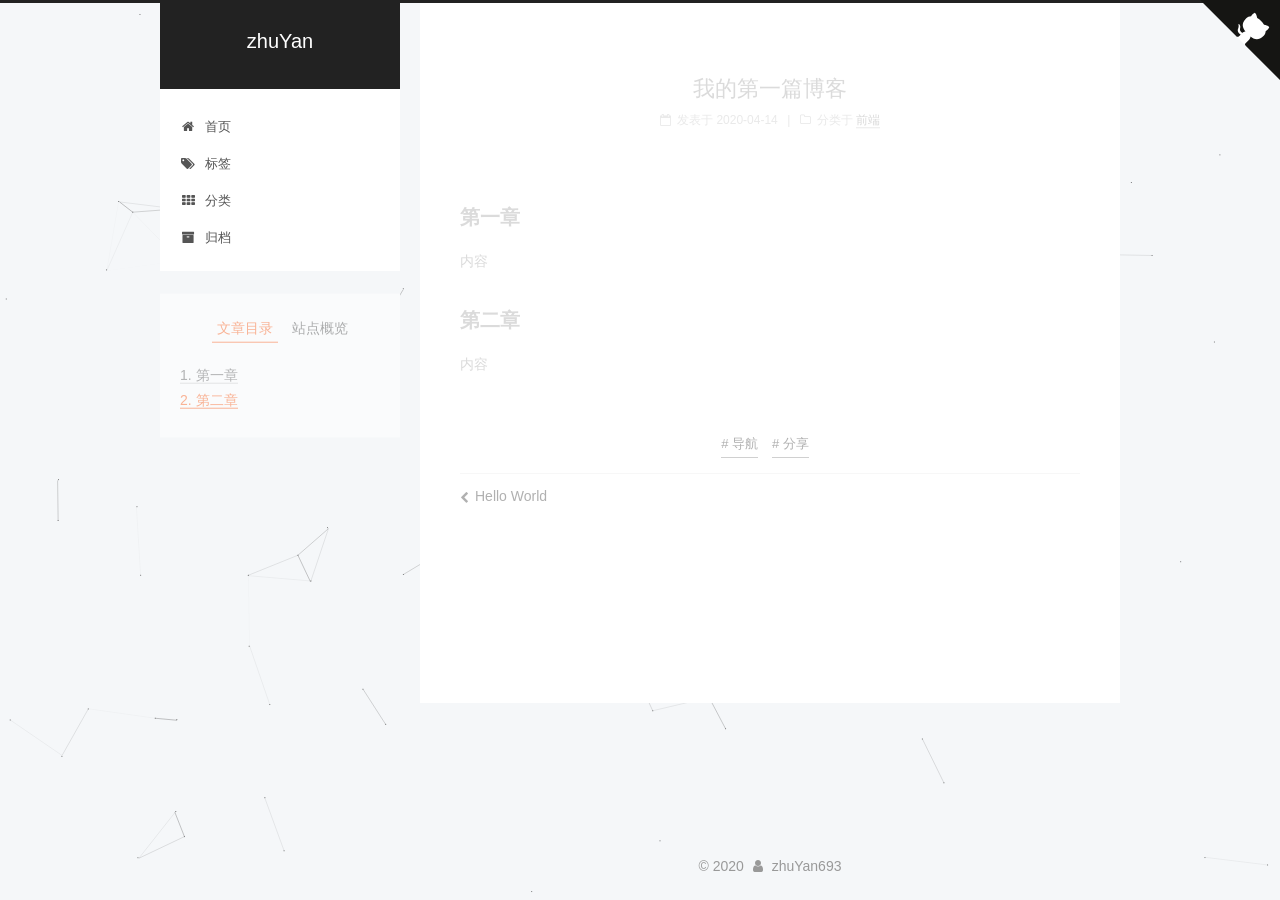
<file: 2020/04/14/我的第一篇博客/index.html>
<!DOCTYPE html>



  


<html class="theme-next pisces use-motion" lang="zh-Hans">
<head>
  <meta charset="UTF-8"/>
<meta http-equiv="X-UA-Compatible" content="IE=edge" />
<meta name="viewport" content="width=device-width, initial-scale=1, maximum-scale=1"/>
<meta name="theme-color" content="#222">









<meta http-equiv="Cache-Control" content="no-transform" />
<meta http-equiv="Cache-Control" content="no-siteapp" />
















  
  
  <link href="/lib/fancybox/source/jquery.fancybox.css?v=2.1.5" rel="stylesheet" type="text/css" />







<link href="/lib/font-awesome/css/font-awesome.min.css?v=4.6.2" rel="stylesheet" type="text/css" />

<link href="/css/main.css?v=5.1.4" rel="stylesheet" type="text/css" />


  <link rel="apple-touch-icon" sizes="180x180" href="/images/apple-touch-icon-next.png?v=5.1.4">


  <link rel="icon" type="image/png" sizes="32x32" href="/images/favicon-32x32-next.png?v=5.1.4">


  <link rel="icon" type="image/png" sizes="16x16" href="/images/favicon-16x16-next.png?v=5.1.4">


  <link rel="mask-icon" href="/images/logo.svg?v=5.1.4" color="#222">





  <meta name="keywords" content="导航,分享," />










<meta name="description" content="第一章内容 第二章内容">
<meta property="og:type" content="article">
<meta property="og:title" content="我的第一篇博客">
<meta property="og:url" content="http://mms.zpin.xyz/2020/04/14/%E6%88%91%E7%9A%84%E7%AC%AC%E4%B8%80%E7%AF%87%E5%8D%9A%E5%AE%A2/index.html">
<meta property="og:site_name" content="zhuYan">
<meta property="og:description" content="第一章内容 第二章内容">
<meta property="article:published_time" content="2020-04-14T11:55:45.000Z">
<meta property="article:modified_time" content="2020-04-15T04:48:24.097Z">
<meta property="article:author" content="zhuYan693">
<meta property="article:tag" content="导航">
<meta property="article:tag" content="分享">
<meta name="twitter:card" content="summary">



<script type="text/javascript" id="hexo.configurations">
  var NexT = window.NexT || {};
  var CONFIG = {
    root: '/',
    scheme: 'Pisces',
    version: '5.1.4',
    sidebar: {"position":"left","display":"post","offset":12,"b2t":false,"scrollpercent":false,"onmobile":false},
    fancybox: true,
    tabs: true,
    motion: {"enable":true,"async":false,"transition":{"post_block":"fadeIn","post_header":"slideDownIn","post_body":"slideDownIn","coll_header":"slideLeftIn","sidebar":"slideUpIn"}},
    duoshuo: {
      userId: '0',
      author: '博主'
    },
    algolia: {
      applicationID: '',
      apiKey: '',
      indexName: '',
      hits: {"per_page":10},
      labels: {"input_placeholder":"Search for Posts","hits_empty":"We didn't find any results for the search: ${query}","hits_stats":"${hits} results found in ${time} ms"}
    }
  };
</script>



  <link rel="canonical" href="http://mms.zpin.xyz/2020/04/14/我的第一篇博客/"/>





  <title>我的第一篇博客 | zhuYan</title>
  








<meta name="generator" content="Hexo 4.2.0"></head>

<body itemscope itemtype="http://schema.org/WebPage" lang="zh-Hans">

  
  
    
  

  <div class="container sidebar-position-left page-post-detail">
    <div class="headband"></div>
<a href="https://github.com/zhuYan693" target="_blank" rel="noopener" class="github-corner" aria-label="View source on GitHub"><svg width="80" height="80" viewBox="0 0 250 250" style="fill:#151513; color:#fff; position: absolute; top: 0; border: 0; right: 0;" aria-hidden="true"><path d="M0,0 L115,115 L130,115 L142,142 L250,250 L250,0 Z"></path><path d="M128.3,109.0 C113.8,99.7 119.0,89.6 119.0,89.6 C122.0,82.7 120.5,78.6 120.5,78.6 C119.2,72.0 123.4,76.3 123.4,76.3 C127.3,80.9 125.5,87.3 125.5,87.3 C122.9,97.6 130.6,101.9 134.4,103.2" fill="currentColor" style="transform-origin: 130px 106px;" class="octo-arm"></path><path d="M115.0,115.0 C114.9,115.1 118.7,116.5 119.8,115.4 L133.7,101.6 C136.9,99.2 139.9,98.4 142.2,98.6 C133.8,88.0 127.5,74.4 143.8,58.0 C148.5,53.4 154.0,51.2 159.7,51.0 C160.3,49.4 163.2,43.6 171.4,40.1 C171.4,40.1 176.1,42.5 178.8,56.2 C183.1,58.6 187.2,61.8 190.9,65.4 C194.5,69.0 197.7,73.2 200.1,77.6 C213.8,80.2 216.3,84.9 216.3,84.9 C212.7,93.1 206.9,96.0 205.4,96.6 C205.1,102.4 203.0,107.8 198.3,112.5 C181.9,128.9 168.3,122.5 157.7,114.1 C157.9,116.9 156.7,120.9 152.7,124.9 L141.0,136.5 C139.8,137.7 141.6,141.9 141.8,141.8 Z" fill="currentColor" class="octo-body"></path></svg></a><style>.github-corner:hover .octo-arm{animation:octocat-wave 560ms ease-in-out}@keyframes octocat-wave{0%,100%{transform:rotate(0)}20%,60%{transform:rotate(-25deg)}40%,80%{transform:rotate(10deg)}}@media (max-width:500px){.github-corner:hover .octo-arm{animation:none}.github-corner .octo-arm{animation:octocat-wave 560ms ease-in-out}}</style>
    <header id="header" class="header" itemscope itemtype="http://schema.org/WPHeader">
      <div class="header-inner"><div class="site-brand-wrapper">
  <div class="site-meta ">
    

    <div class="custom-logo-site-title">
      <a href="/"  class="brand" rel="start">
        <span class="logo-line-before"><i></i></span>
        <span class="site-title">zhuYan</span>
        <span class="logo-line-after"><i></i></span>
      </a>
    </div>
      
        <p class="site-subtitle"></p>
      
  </div>

  <div class="site-nav-toggle">
    <button>
      <span class="btn-bar"></span>
      <span class="btn-bar"></span>
      <span class="btn-bar"></span>
    </button>
  </div>
</div>

<nav class="site-nav">
  

  
    <ul id="menu" class="menu">
      
        
        <li class="menu-item menu-item-home">
          <a href="/" rel="section">
            
              <i class="menu-item-icon fa fa-fw fa-home"></i> <br />
            
            首页
          </a>
        </li>
      
        
        <li class="menu-item menu-item-tags">
          <a href="/tags/" rel="section">
            
              <i class="menu-item-icon fa fa-fw fa-tags"></i> <br />
            
            标签
          </a>
        </li>
      
        
        <li class="menu-item menu-item-categories">
          <a href="/categories/" rel="section">
            
              <i class="menu-item-icon fa fa-fw fa-th"></i> <br />
            
            分类
          </a>
        </li>
      
        
        <li class="menu-item menu-item-archives">
          <a href="/archives/" rel="section">
            
              <i class="menu-item-icon fa fa-fw fa-archive"></i> <br />
            
            归档
          </a>
        </li>
      

      
    </ul>
  

  
</nav>



 </div>
    </header>

    <main id="main" class="main">
      <div class="main-inner">
        <div class="content-wrap">
          <div id="content" class="content">
            

  <div id="posts" class="posts-expand">
    

  

  
  
  

  <article class="post post-type-normal" itemscope itemtype="http://schema.org/Article">
  
  
  
  <div class="post-block">
    <link itemprop="mainEntityOfPage" href="http://mms.zpin.xyz/2020/04/14/%E6%88%91%E7%9A%84%E7%AC%AC%E4%B8%80%E7%AF%87%E5%8D%9A%E5%AE%A2/">

    <span hidden itemprop="author" itemscope itemtype="http://schema.org/Person">
      <meta itemprop="name" content="zhuYan693">
      <meta itemprop="description" content="">
      <meta itemprop="image" content="/images/avatar.gif">
    </span>

    <span hidden itemprop="publisher" itemscope itemtype="http://schema.org/Organization">
      <meta itemprop="name" content="zhuYan">
    </span>

    
      <header class="post-header">

        
        
          <h1 class="post-title" itemprop="name headline">我的第一篇博客</h1>
        

        <div class="post-meta">
          <span class="post-time">
            
              <span class="post-meta-item-icon">
                <i class="fa fa-calendar-o"></i>
              </span>
              
                <span class="post-meta-item-text">发表于</span>
              
              <time title="创建于" itemprop="dateCreated datePublished" datetime="2020-04-14T19:55:45+08:00">
                2020-04-14
              </time>
            

            

            
          </span>

          
            <span class="post-category" >
            
              <span class="post-meta-divider">|</span>
            
              <span class="post-meta-item-icon">
                <i class="fa fa-folder-o"></i>
              </span>
              
                <span class="post-meta-item-text">分类于</span>
              
              
                <span itemprop="about" itemscope itemtype="http://schema.org/Thing">
                  <a href="/categories/%E5%89%8D%E7%AB%AF/" itemprop="url" rel="index">
                    <span itemprop="name">前端</span>
                  </a>
                </span>

                
                
              
            </span>
          

          
            
          

          
          

          

          

          

        </div>
      </header>
    

    
    
    
    <div class="post-body" itemprop="articleBody">

      
      

      
        <h2 id="第一章"><a href="#第一章" class="headerlink" title="第一章"></a>第一章</h2><p>内容</p>
<h2 id="第二章"><a href="#第二章" class="headerlink" title="第二章"></a>第二章</h2><p>内容</p>

      
    </div>
    
    
    

    

    

    

    <footer class="post-footer">
      
        <div class="post-tags">
          
            <a href="/tags/%E5%AF%BC%E8%88%AA/" rel="tag"># 导航</a>
          
            <a href="/tags/%E5%88%86%E4%BA%AB/" rel="tag"># 分享</a>
          
        </div>
      

      
      
      

      
        <div class="post-nav">
          <div class="post-nav-next post-nav-item">
            
              <a href="/2020/04/14/hello-world/" rel="next" title="Hello World">
                <i class="fa fa-chevron-left"></i> Hello World
              </a>
            
          </div>

          <span class="post-nav-divider"></span>

          <div class="post-nav-prev post-nav-item">
            
          </div>
        </div>
      

      
      
    </footer>
  </div>
  
  
  
  </article>



    <div class="post-spread">
      
    </div>
  </div>


          </div>
          


          

  



        </div>
        
          
  
  <div class="sidebar-toggle">
    <div class="sidebar-toggle-line-wrap">
      <span class="sidebar-toggle-line sidebar-toggle-line-first"></span>
      <span class="sidebar-toggle-line sidebar-toggle-line-middle"></span>
      <span class="sidebar-toggle-line sidebar-toggle-line-last"></span>
    </div>
  </div>

  <aside id="sidebar" class="sidebar">
    
    <div class="sidebar-inner">

      

      
        <ul class="sidebar-nav motion-element">
          <li class="sidebar-nav-toc sidebar-nav-active" data-target="post-toc-wrap">
            文章目录
          </li>
          <li class="sidebar-nav-overview" data-target="site-overview-wrap">
            站点概览
          </li>
        </ul>
      

      <section class="site-overview-wrap sidebar-panel">
        <div class="site-overview">
          <div class="site-author motion-element" itemprop="author" itemscope itemtype="http://schema.org/Person">
            
              <img class="site-author-image" itemprop="image"
                src="/images/avatar.gif"
                alt="zhuYan693" />
            
              <p class="site-author-name" itemprop="name">zhuYan693</p>
              <p class="site-description motion-element" itemprop="description"></p>
          </div>

          <nav class="site-state motion-element">

            
              <div class="site-state-item site-state-posts">
              
                <a href="/archives/%7C%7C%20archive">
              
                  <span class="site-state-item-count">2</span>
                  <span class="site-state-item-name">日志</span>
                </a>
              </div>
            

            
              
              
              <div class="site-state-item site-state-categories">
                <a href="/categories/index.html">
                  <span class="site-state-item-count">1</span>
                  <span class="site-state-item-name">分类</span>
                </a>
              </div>
            

            
              
              
              <div class="site-state-item site-state-tags">
                <a href="/tags/index.html">
                  <span class="site-state-item-count">2</span>
                  <span class="site-state-item-name">标签</span>
                </a>
              </div>
            

          </nav>

          

          
            <div class="links-of-author motion-element">
                
                  <span class="links-of-author-item">
                    <a href="https://github.com/zhuYan693" target="_blank" title="GitHub">
                      
                        <i class="fa fa-fw fa-github"></i>GitHub</a>
                  </span>
                
            </div>
          

          
          

          
          
            <div class="links-of-blogroll motion-element links-of-blogroll-block">
              <div class="links-of-blogroll-title">
                <i class="fa  fa-fw fa-link"></i>
                Links
              </div>
              <ul class="links-of-blogroll-list">
                
                  <li class="links-of-blogroll-item">
                    <a href="http://mms.zpin.xyz/" title="mms" target="_blank">mms</a>
                  </li>
                
              </ul>
            </div>
          

          

        </div>
      </section>

      
      <!--noindex-->
        <section class="post-toc-wrap motion-element sidebar-panel sidebar-panel-active">
          <div class="post-toc">

            
              
            

            
              <div class="post-toc-content"><ol class="nav"><li class="nav-item nav-level-2"><a class="nav-link" href="#第一章"><span class="nav-number">1.</span> <span class="nav-text">第一章</span></a></li><li class="nav-item nav-level-2"><a class="nav-link" href="#第二章"><span class="nav-number">2.</span> <span class="nav-text">第二章</span></a></li></ol></div>
            

          </div>
        </section>
      <!--/noindex-->
      

      

    </div>
  </aside>


        
      </div>
    </main>

    <footer id="footer" class="footer">
      <div class="footer-inner">
        <div class="copyright">&copy; <span itemprop="copyrightYear">2020</span>
  <span class="with-love">
    <i class="fa fa-user"></i>
  </span>
  <span class="author" itemprop="copyrightHolder">zhuYan693</span>

  
</div>

<!--
  <div class="powered-by">由 <a class="theme-link" target="_blank" href="https://hexo.io">Hexo</a> 强力驱动</div>



  <span class="post-meta-divider">|</span>



  <div class="theme-info">主题 &mdash; <a class="theme-link" target="_blank" href="https://github.com/iissnan/hexo-theme-next">NexT.Pisces</a> v5.1.4</div>
-->



        







        
      </div>
    </footer>

    
      <div class="back-to-top">
        <i class="fa fa-arrow-up"></i>
        
      </div>
    

    

  </div>

  

<script type="text/javascript">
  if (Object.prototype.toString.call(window.Promise) !== '[object Function]') {
    window.Promise = null;
  }
</script>









  


  











  
  
    <script type="text/javascript" src="/lib/jquery/index.js?v=2.1.3"></script>
  

  
  
    <script type="text/javascript" src="/lib/fastclick/lib/fastclick.min.js?v=1.0.6"></script>
  

  
  
    <script type="text/javascript" src="/lib/jquery_lazyload/jquery.lazyload.js?v=1.9.7"></script>
  

  
  
    <script type="text/javascript" src="/lib/velocity/velocity.min.js?v=1.2.1"></script>
  

  
  
    <script type="text/javascript" src="/lib/velocity/velocity.ui.min.js?v=1.2.1"></script>
  

  
  
    <script type="text/javascript" src="/lib/fancybox/source/jquery.fancybox.pack.js?v=2.1.5"></script>
  

  
  
    <script type="text/javascript" src="/lib/canvas-nest/canvas-nest.min.js"></script>
  


  


  <script type="text/javascript" src="/js/src/utils.js?v=5.1.4"></script>

  <script type="text/javascript" src="/js/src/motion.js?v=5.1.4"></script>



  
  


  <script type="text/javascript" src="/js/src/affix.js?v=5.1.4"></script>

  <script type="text/javascript" src="/js/src/schemes/pisces.js?v=5.1.4"></script>



  
  <script type="text/javascript" src="/js/src/scrollspy.js?v=5.1.4"></script>
<script type="text/javascript" src="/js/src/post-details.js?v=5.1.4"></script>



  


  <script type="text/javascript" src="/js/src/bootstrap.js?v=5.1.4"></script>



  


  




	





  





  












  





  

  

  

  
  

  

  

  


    


  




	





  





  












  <script type="text/javascript" src="/js/src/clicklove.js"></script>
</body>
</html>
</file>
<file: css/main.css>
/* normalize.css v3.0.2 | MIT License | git.io/normalize */
html {
  font-family: sans-serif; /* 1 */
  -ms-text-size-adjust: 100%; /* 2 */
  -webkit-text-size-adjust: 100%; /* 2 */
}
body {
  margin: 0;
}
article,
aside,
details,
figcaption,
figure,
footer,
header,
hgroup,
main,
menu,
nav,
section,
summary {
  display: block;
}
audio,
canvas,
progress,
video {
  display: inline-block; /* 1 */
  vertical-align: baseline; /* 2 */
}
audio:not([controls]) {
  display: none;
  height: 0;
}
[hidden],
template {
  display: none;
}
a {
  background-color: transparent;
}
a:active,
a:hover {
  outline: 0;
}
abbr[title] {
  border-bottom: 1px dotted;
}
b,
strong {
  font-weight: bold;
}
dfn {
  font-style: italic;
}
h1 {
  font-size: 2em;
  margin: 0.67em 0;
}
mark {
  background: #ff0;
  color: #000;
}
small {
  font-size: 80%;
}
sub,
sup {
  font-size: 75%;
  line-height: 0;
  position: relative;
  vertical-align: baseline;
}
sup {
  top: -0.5em;
}
sub {
  bottom: -0.25em;
}
img {
  border: 0;
}
svg:not(:root) {
  overflow: hidden;
}
figure {
  margin: 1em 40px;
}
hr {
  -moz-box-sizing: content-box;
  box-sizing: content-box;
  height: 0;
}
pre {
  overflow: auto;
}
code,
kbd,
pre,
samp {
  font-family: monospace, monospace;
  font-size: 1em;
}
button,
input,
optgroup,
select,
textarea {
  color: inherit; /* 1 */
  font: inherit; /* 2 */
  margin: 0; /* 3 */
}
button {
  overflow: visible;
}
button,
select {
  text-transform: none;
}
button,
html input[type="button"],
input[type="reset"],
input[type="submit"] {
  -webkit-appearance: button; /* 2 */
  cursor: pointer; /* 3 */
}
button[disabled],
html input[disabled] {
  cursor: default;
}
button::-moz-focus-inner,
input::-moz-focus-inner {
  border: 0;
  padding: 0;
}
input {
  line-height: normal;
}
input[type="checkbox"],
input[type="radio"] {
  box-sizing: border-box; /* 1 */
  padding: 0; /* 2 */
}
input[type="number"]::-webkit-inner-spin-button,
input[type="number"]::-webkit-outer-spin-button {
  height: auto;
}
input[type="search"] {
  -webkit-appearance: textfield; /* 1 */
  -moz-box-sizing: content-box;
  -webkit-box-sizing: content-box; /* 2 */
  box-sizing: content-box;
}
input[type="search"]::-webkit-search-cancel-button,
input[type="search"]::-webkit-search-decoration {
  -webkit-appearance: none;
}
fieldset {
  border: 1px solid #c0c0c0;
  margin: 0 2px;
  padding: 0.35em 0.625em 0.75em;
}
legend {
  border: 0; /* 1 */
  padding: 0; /* 2 */
}
textarea {
  overflow: auto;
}
optgroup {
  font-weight: bold;
}
table {
  border-collapse: collapse;
  border-spacing: 0;
}
td,
th {
  padding: 0;
}
::selection {
  background: #262a30;
  color: #fff;
}
body {
  position: relative;
  font-family: 'Lato', "PingFang SC", "Microsoft YaHei", sans-serif;
  font-size: 14px;
  line-height: 2;
  color: #555;
  background: #f5f7f9;
}
@media (max-width: 767px) {
  body {
    padding-right: 0 !important;
  }
}
@media (min-width: 768px) and (max-width: 991px) {
  body {
    padding-right: 0 !important;
  }
}
@media (min-width: 1600px) {
  body {
    font-size: 16px;
  }
}
h1,
h2,
h3,
h4,
h5,
h6 {
  margin: 0;
  padding: 0;
  font-weight: bold;
  line-height: 1.5;
  font-family: 'Lato', "PingFang SC", "Microsoft YaHei", sans-serif;
}
h2,
h3,
h4,
h5,
h6 {
  margin: 20px 0 15px;
}
h1 {
  font-size: 22px;
}
@media (max-width: 767px) {
  h1 {
    font-size: 18px;
  }
}
h2 {
  font-size: 20px;
}
@media (max-width: 767px) {
  h2 {
    font-size: 16px;
  }
}
h3 {
  font-size: 18px;
}
@media (max-width: 767px) {
  h3 {
    font-size: 14px;
  }
}
h4 {
  font-size: 16px;
}
@media (max-width: 767px) {
  h4 {
    font-size: 12px;
  }
}
h5 {
  font-size: 14px;
}
@media (max-width: 767px) {
  h5 {
    font-size: 10px;
  }
}
h6 {
  font-size: 12px;
}
@media (max-width: 767px) {
  h6 {
    font-size: 8px;
  }
}
p {
  margin: 0 0 20px 0;
}
a {
  color: #555;
  text-decoration: none;
  outline: none;
  border-bottom: 1px solid #999;
  word-wrap: break-word;
}
a:hover {
  color: #222;
  border-bottom-color: #222;
}
blockquote {
  margin: 0;
  padding: 0;
}
img {
  display: block;
  margin: auto;
  max-width: 100%;
  height: auto;
}
hr {
  margin: 40px 0;
  height: 3px;
  border: none;
  background-color: #ddd;
  background-image: repeating-linear-gradient(-45deg, #fff, #fff 4px, transparent 4px, transparent 8px);
}
blockquote {
  padding: 0 15px;
  color: #666;
  border-left: 4px solid #ddd;
}
blockquote cite::before {
  content: "-";
  padding: 0 5px;
}
dt {
  font-weight: 700;
}
dd {
  margin: 0;
  padding: 0;
}
kbd {
  border: 1px solid #ccc;
  border-radius: 0.2em;
  box-shadow: 0.1em 0.1em 0.2em rgba(0,0,0,0.1);
  background-color: #f9f9f9;
  font-family: inherit;
  background-image: -webkit-linear-gradient(top, #eee, #fff, #eee);
  padding: 0.1em 0.3em;
  white-space: nowrap;
}
.text-left {
  text-align: left;
}
.text-center {
  text-align: center;
}
.text-right {
  text-align: right;
}
.text-justify {
  text-align: justify;
}
.text-nowrap {
  white-space: nowrap;
}
.text-lowercase {
  text-transform: lowercase;
}
.text-uppercase {
  text-transform: uppercase;
}
.text-capitalize {
  text-transform: capitalize;
}
.center-block {
  display: block;
  margin-left: auto;
  margin-right: auto;
}
.clearfix:before,
.clearfix:after {
  content: " ";
  display: table;
}
.clearfix:after {
  clear: both;
}
.pullquote {
  width: 45%;
}
.pullquote.left {
  float: left;
  margin-left: 5px;
  margin-right: 10px;
}
.pullquote.right {
  float: right;
  margin-left: 10px;
  margin-right: 5px;
}
.affix.affix.affix {
  position: fixed;
}
.translation {
  margin-top: -20px;
  font-size: 14px;
  color: #999;
}
.scrollbar-measure {
  width: 100px;
  height: 100px;
  overflow: scroll;
  position: absolute;
  top: -9999px;
}
.use-motion .motion-element {
  opacity: 0;
}
table {
  margin: 20px 0;
  width: 100%;
  border-collapse: collapse;
  border-spacing: 0;
  border: 1px solid #ddd;
  font-size: 14px;
  table-layout: fixed;
  word-wrap: break-all;
}
table>tbody>tr:nth-of-type(odd) {
  background-color: #f9f9f9;
}
table>tbody>tr:hover {
  background-color: #f5f5f5;
}
caption,
th,
td {
  padding: 8px;
  text-align: left;
  vertical-align: middle;
  font-weight: normal;
}
th,
td {
  border-bottom: 3px solid #ddd;
  border-right: 1px solid #eee;
}
th {
  padding-bottom: 10px;
  font-weight: 700;
}
td {
  border-bottom-width: 1px;
}
html,
body {
  height: 100%;
}
.container {
  position: relative;
  min-height: 100%;
}
.header-inner {
  margin: 0 auto;
  padding: 100px 0 70px;
  width: 700px;
}
@media (min-width: 1600px) {
  .container .header-inner {
    width: 900px;
  }
}
.main {
  padding-bottom: 150px;
}
.main-inner {
  margin: 0 auto;
  width: 700px;
}
@media (min-width: 1600px) {
  .container .main-inner {
    width: 900px;
  }
}
.footer {
  position: absolute;
  left: 0;
  bottom: 0;
  width: 100%;
  min-height: 50px;
}
.footer-inner {
  box-sizing: border-box;
  margin: 20px auto;
  width: 700px;
}
@media (min-width: 1600px) {
  .container .footer-inner {
    width: 900px;
  }
}
pre,
.highlight {
  overflow: auto;
  margin: 20px 0;
  padding: 0;
  font-size: 13px;
  color: #4d4d4c;
  background: #f7f7f7;
  line-height: 1.6;
}
pre,
code {
  font-family: consolas, Menlo, "PingFang SC", "Microsoft YaHei", monospace;
}
code {
  padding: 2px 4px;
  word-wrap: break-word;
  color: #555;
  background: #eee;
  border-radius: 3px;
  font-size: 13px;
}
pre {
  padding: 10px;
}
pre code {
  padding: 0;
  color: #4d4d4c;
  background: none;
  text-shadow: none;
}
.highlight {
  border-radius: 1px;
}
.highlight pre {
  border: none;
  margin: 0;
  padding: 10px 0;
}
.highlight table {
  margin: 0;
  width: auto;
  border: none;
}
.highlight td {
  border: none;
  padding: 0;
}
.highlight figcaption {
  font-size: 1em;
  color: #4d4d4c;
  line-height: 1em;
  margin-bottom: 1em;
}
.highlight figcaption:before,
.highlight figcaption:after {
  content: " ";
  display: table;
}
.highlight figcaption:after {
  clear: both;
}
.highlight figcaption a {
  float: right;
  color: #4d4d4c;
}
.highlight figcaption a:hover {
  border-bottom-color: #4d4d4c;
}
.highlight .gutter pre {
  padding-left: 10px;
  padding-right: 10px;
  color: #869194;
  text-align: right;
  background-color: #eff2f3;
}
.highlight .code pre {
  width: 100%;
  padding-left: 10px;
  padding-right: 10px;
  background-color: #f7f7f7;
}
.highlight .line {
  height: 20px;
}
.gutter {
  -webkit-user-select: none;
  -moz-user-select: none;
  -ms-user-select: none;
  user-select: none;
}
.gist table {
  width: auto;
}
.gist table td {
  border: none;
}
pre .deletion {
  background: #fdd;
}
pre .addition {
  background: #dfd;
}
pre .meta {
  color: #8959a8;
}
pre .comment {
  color: #8e908c;
}
pre .variable,
pre .attribute,
pre .tag,
pre .regexp,
pre .ruby .constant,
pre .xml .tag .title,
pre .xml .pi,
pre .xml .doctype,
pre .html .doctype,
pre .css .id,
pre .css .class,
pre .css .pseudo {
  color: #c82829;
}
pre .number,
pre .preprocessor,
pre .built_in,
pre .literal,
pre .params,
pre .constant,
pre .command {
  color: #f5871f;
}
pre .ruby .class .title,
pre .css .rules .attribute,
pre .string,
pre .value,
pre .inheritance,
pre .header,
pre .ruby .symbol,
pre .xml .cdata,
pre .special,
pre .number,
pre .formula {
  color: #718c00;
}
pre .title,
pre .css .hexcolor {
  color: #3e999f;
}
pre .function,
pre .python .decorator,
pre .python .title,
pre .ruby .function .title,
pre .ruby .title .keyword,
pre .perl .sub,
pre .javascript .title,
pre .coffeescript .title {
  color: #4271ae;
}
pre .keyword,
pre .javascript .function {
  color: #8959a8;
}
.full-image.full-image.full-image.full-image {
  border: none;
  max-width: 100%;
  width: auto;
  margin: 20px auto 25px;
}
@media (min-width: 992px) {
  .full-image.full-image.full-image.full-image {
    max-width: none;
    width: 118%;
    margin: 0 -9%;
  }
}
.blockquote-center,
.page-home .post-type-quote blockquote,
.page-post-detail .post-type-quote blockquote {
  position: relative;
  margin: 40px 0;
  padding: 0;
  border-left: none;
  text-align: center;
}
.blockquote-center::before,
.page-home .post-type-quote blockquote::before,
.page-post-detail .post-type-quote blockquote::before,
.blockquote-center::after,
.page-home .post-type-quote blockquote::after,
.page-post-detail .post-type-quote blockquote::after {
  position: absolute;
  content: ' ';
  display: block;
  width: 100%;
  height: 24px;
  opacity: 0.2;
  background-repeat: no-repeat;
  background-position: 0 -6px;
  background-size: 22px 22px;
}
.blockquote-center::before,
.page-home .post-type-quote blockquote::before,
.page-post-detail .post-type-quote blockquote::before {
  top: -20px;
  background-image: url("../images/quote-l.svg");
  border-top: 1px solid #ccc;
}
.blockquote-center::after,
.page-home .post-type-quote blockquote::after,
.page-post-detail .post-type-quote blockquote::after {
  bottom: -20px;
  background-image: url("../images/quote-r.svg");
  border-bottom: 1px solid #ccc;
  background-position: 100% 8px;
}
.blockquote-center p,
.page-home .post-type-quote blockquote p,
.page-post-detail .post-type-quote blockquote p,
.blockquote-center div,
.page-home .post-type-quote blockquote div,
.page-post-detail .post-type-quote blockquote div {
  text-align: center;
}
.post .post-body .group-picture img {
  box-sizing: border-box;
  padding: 0 3px;
  border: none;
}
.post .group-picture-row {
  overflow: hidden;
  margin-top: 6px;
}
.post .group-picture-row:first-child {
  margin-top: 0;
}
.post .group-picture-column {
  float: left;
}
.page-post-detail .post-body .group-picture-column {
  float: none;
  margin-top: 10px;
  width: auto !important;
}
.page-post-detail .post-body .group-picture-column img {
  margin: 0 auto;
}
.page-archive .group-picture-container {
  overflow: hidden;
}
.page-archive .group-picture-row {
  float: left;
}
.page-archive .group-picture-row:first-child {
  margin-top: 6px;
}
.page-archive .group-picture-column {
  max-width: 150px;
  max-height: 150px;
}
.post-body .note {
  position: relative;
  padding: 15px;
  margin-bottom: 20px;
  border: 1px solid #eee;
  border-left-width: 5px;
  border-radius: 3px;
}
.post-body .note h2,
.post-body .note h3,
.post-body .note h4,
.post-body .note h5,
.post-body .note h6 {
  margin-top: 0;
  margin-bottom: 0;
  border-bottom: initial;
  padding-top: 0 !important;
}
.post-body .note p:first-child,
.post-body .note ul:first-child,
.post-body .note ol:first-child,
.post-body .note table:first-child,
.post-body .note pre:first-child,
.post-body .note blockquote:first-child {
  margin-top: 0;
}
.post-body .note p:last-child,
.post-body .note ul:last-child,
.post-body .note ol:last-child,
.post-body .note table:last-child,
.post-body .note pre:last-child,
.post-body .note blockquote:last-child {
  margin-bottom: 0;
}
.post-body .note.default {
  border-left-color: #777;
}
.post-body .note.default h2,
.post-body .note.default h3,
.post-body .note.default h4,
.post-body .note.default h5,
.post-body .note.default h6 {
  color: #777;
}
.post-body .note.primary {
  border-left-color: #6f42c1;
}
.post-body .note.primary h2,
.post-body .note.primary h3,
.post-body .note.primary h4,
.post-body .note.primary h5,
.post-body .note.primary h6 {
  color: #6f42c1;
}
.post-body .note.info {
  border-left-color: #428bca;
}
.post-body .note.info h2,
.post-body .note.info h3,
.post-body .note.info h4,
.post-body .note.info h5,
.post-body .note.info h6 {
  color: #428bca;
}
.post-body .note.success {
  border-left-color: #5cb85c;
}
.post-body .note.success h2,
.post-body .note.success h3,
.post-body .note.success h4,
.post-body .note.success h5,
.post-body .note.success h6 {
  color: #5cb85c;
}
.post-body .note.warning {
  border-left-color: #f0ad4e;
}
.post-body .note.warning h2,
.post-body .note.warning h3,
.post-body .note.warning h4,
.post-body .note.warning h5,
.post-body .note.warning h6 {
  color: #f0ad4e;
}
.post-body .note.danger {
  border-left-color: #d9534f;
}
.post-body .note.danger h2,
.post-body .note.danger h3,
.post-body .note.danger h4,
.post-body .note.danger h5,
.post-body .note.danger h6 {
  color: #d9534f;
}
.post-body .label {
  display: inline;
  padding: 0 2px;
  white-space: nowrap;
}
.post-body .label.default {
  background-color: #f0f0f0;
}
.post-body .label.primary {
  background-color: #efe6f7;
}
.post-body .label.info {
  background-color: #e5f2f8;
}
.post-body .label.success {
  background-color: #e7f4e9;
}
.post-body .label.warning {
  background-color: #fcf6e1;
}
.post-body .label.danger {
  background-color: #fae8eb;
}
.post-body .tabs {
  position: relative;
  display: block;
  margin-bottom: 20px;
  padding-top: 10px;
}
.post-body .tabs ul.nav-tabs {
  margin: 0;
  padding: 0;
  display: flex;
  margin-bottom: -1px;
}
@media (max-width: 413px) {
  .post-body .tabs ul.nav-tabs {
    display: block;
    margin-bottom: 5px;
  }
}
.post-body .tabs ul.nav-tabs li.tab {
  list-style-type: none !important;
  margin: 0 0.25em 0 0;
  border-top: 3px solid transparent;
  border-left: 1px solid transparent;
  border-right: 1px solid transparent;
}
@media (max-width: 413px) {
  .post-body .tabs ul.nav-tabs li.tab {
    margin: initial;
    border-top: 1px solid transparent;
    border-left: 3px solid transparent;
    border-right: 1px solid transparent;
    border-bottom: 1px solid transparent;
  }
}
.post-body .tabs ul.nav-tabs li.tab a {
  outline: 0;
  border-bottom: initial;
  display: block;
  line-height: 1.8em;
  padding: 0.25em 0.75em;
  transition-duration: 0.2s;
  transition-timing-function: ease-out;
  transition-delay: 0s;
}
.post-body .tabs ul.nav-tabs li.tab a i {
  width: 1.285714285714286em;
}
.post-body .tabs ul.nav-tabs li.tab.active {
  border-top: 3px solid #fc6423;
  border-left: 1px solid #ddd;
  border-right: 1px solid #ddd;
  background-color: #fff;
}
@media (max-width: 413px) {
  .post-body .tabs ul.nav-tabs li.tab.active {
    border-top: 1px solid #ddd;
    border-left: 3px solid #fc6423;
    border-right: 1px solid #ddd;
    border-bottom: 1px solid #ddd;
  }
}
.post-body .tabs ul.nav-tabs li.tab.active a {
  cursor: default;
  color: #555;
}
.post-body .tabs .tab-content {
  background-color: #fff;
}
.post-body .tabs .tab-content .tab-pane {
  border: 1px solid #ddd;
  padding: 20px 20px 0 20px;
}
.post-body .tabs .tab-content .tab-pane:not(.active) {
  display: none !important;
}
.post-body .tabs .tab-content .tab-pane.active {
  display: block !important;
}
.btn {
  display: inline-block;
  padding: 0 20px;
  font-size: 14px;
  color: #555;
  background: #fff;
  border: 2px solid #555;
  text-decoration: none;
  border-radius: 2px;
  transition-property: background-color;
  transition-duration: 0.2s;
  transition-timing-function: ease-in-out;
  transition-delay: 0s;
  line-height: 2;
}
.btn:hover {
  border-color: #222;
  color: #fff;
  background: #222;
}
.btn +.btn {
  margin: 0 0 8px 8px;
}
.btn .fa-fw {
  width: 1.285714285714286em;
  text-align: left;
}
.btn-bar {
  display: block;
  width: 22px;
  height: 2px;
  background: #555;
  border-radius: 1px;
}
.btn-bar+.btn-bar {
  margin-top: 4px;
}
.pagination {
  margin: 120px 0 40px;
  text-align: center;
  border-top: 1px solid #eee;
}
.page-number-basic,
.pagination .prev,
.pagination .next,
.pagination .page-number,
.pagination .space {
  display: inline-block;
  position: relative;
  top: -1px;
  margin: 0 10px;
  padding: 0 11px;
}
@media (max-width: 767px) {
  .page-number-basic,
  .pagination .prev,
  .pagination .next,
  .pagination .page-number,
  .pagination .space {
    margin: 0 5px;
  }
}
.pagination .prev,
.pagination .next,
.pagination .page-number {
  border-bottom: 0;
  border-top: 1px solid #eee;
  transition-property: border-color;
  transition-duration: 0.2s;
  transition-timing-function: ease-in-out;
  transition-delay: 0s;
}
.pagination .prev:hover,
.pagination .next:hover,
.pagination .page-number:hover {
  border-top-color: #222;
}
.pagination .space {
  padding: 0;
  margin: 0;
}
.pagination .prev {
  margin-left: 0;
}
.pagination .next {
  margin-right: 0;
}
.pagination .page-number.current {
  color: #fff;
  background: #ccc;
  border-top-color: #ccc;
}
@media (max-width: 767px) {
  .pagination {
    border-top: none;
  }
  .pagination .prev,
  .pagination .next,
  .pagination .page-number {
    margin-bottom: 10px;
    border-top: 0;
    border-bottom: 1px solid #eee;
    padding: 0 10px;
  }
  .pagination .prev:hover,
  .pagination .next:hover,
  .pagination .page-number:hover {
    border-bottom-color: #222;
  }
}
.comments {
  margin: 60px 20px 0;
}
.tag-cloud {
  text-align: center;
}
.tag-cloud a {
  display: inline-block;
  margin: 10px;
}
.back-to-top {
  box-sizing: border-box;
  position: fixed;
  bottom: -100px;
  right: 30px;
  z-index: 1050;
  padding: 0 6px;
  width: 24px;
  background: #222;
  font-size: 12px;
  opacity: 0.6;
  color: #fff;
  cursor: pointer;
  text-align: center;
  -webkit-transform: translateZ(0);
  transition-property: bottom;
  transition-duration: 0.2s;
  transition-timing-function: ease-in-out;
  transition-delay: 0s;
}
@media (min-width: 768px) and (max-width: 991px) {
  .back-to-top {
    display: none !important;
  }
}
@media (max-width: 767px) {
  .back-to-top {
    display: none !important;
  }
}
.back-to-top.back-to-top-on {
  bottom: 30px;
}
.header {
  background: transparent;
}
.header-inner {
  position: relative;
}
.headband {
  height: 3px;
  background: #222;
}
.site-meta {
  margin: 0;
  text-align: center;
}
@media (max-width: 767px) {
  .site-meta {
    text-align: center;
  }
}
.brand {
  position: relative;
  display: inline-block;
  padding: 0 40px;
  color: #fff;
  background: #222;
  border-bottom: none;
}
.brand:hover {
  color: #fff;
}
.logo {
  display: inline-block;
  margin-right: 5px;
  line-height: 36px;
  vertical-align: top;
}
.site-title {
  display: inline-block;
  vertical-align: top;
  line-height: 36px;
  font-size: 20px;
  font-weight: normal;
  font-family: 'Lato', "PingFang SC", "Microsoft YaHei", sans-serif;
}
.site-subtitle {
  margin-top: 10px;
  font-size: 13px;
  color: #ddd;
}
.use-motion .brand {
  opacity: 0;
}
.use-motion .logo,
.use-motion .site-title,
.use-motion .site-subtitle {
  opacity: 0;
  position: relative;
  top: -10px;
}
.site-nav-toggle {
  display: none;
  position: absolute;
  top: 10px;
  left: 10px;
}
@media (max-width: 767px) {
  .site-nav-toggle {
    display: block;
  }
}
.site-nav-toggle button {
  margin-top: 2px;
  padding: 9px 10px;
  background: transparent;
  border: none;
}
@media (max-width: 767px) {
  .site-nav {
    display: none;
    margin: 0 -10px;
    padding: 0 10px;
    clear: both;
    border-top: 1px solid #ddd;
  }
}
@media (min-width: 768px) and (max-width: 991px) {
  .site-nav {
    display: block !important;
  }
}
@media (min-width: 992px) {
  .site-nav {
    display: block !important;
  }
}
.menu {
  margin-top: 20px;
  padding-left: 0;
  text-align: center;
}
.menu .menu-item {
  display: inline-block;
  margin: 0 10px;
  list-style: none;
}
@media screen and (max-width: 767px) {
  .menu .menu-item {
    margin-top: 10px;
  }
}
.menu .menu-item a {
  display: block;
  font-size: 13px;
  line-height: inherit;
  border-bottom: 1px solid transparent;
  transition-property: border-color;
  transition-duration: 0.2s;
  transition-timing-function: ease-in-out;
  transition-delay: 0s;
}
.menu .menu-item a:hover,
.menu-item-active a {
  border-bottom-color: #222;
}
.menu .menu-item .fa {
  margin-right: 5px;
}
.use-motion .menu-item {
  opacity: 0;
}
.post-body {
  font-family: 'Lato', "PingFang SC", "Microsoft YaHei", sans-serif;
}
@media (max-width: 767px) {
  .post-body {
    word-break: break-word;
  }
}
.post-body .fancybox img {
  display: block !important;
  margin: 0 auto;
  cursor: pointer;
  cursor: zoom-in;
  cursor: -webkit-zoom-in;
}
.post-body .image-caption,
.post-body .figure .caption {
  margin: -20px auto 15px;
  text-align: center;
  font-size: 14px;
  color: #999;
  font-weight: bold;
  line-height: 1;
}
.post-sticky-flag {
  display: inline-block;
  font-size: 16px;
  -ms-transform: rotate(30deg);
  -webkit-transform: rotate(30deg);
  -moz-transform: rotate(30deg);
  -ms-transform: rotate(30deg);
  -o-transform: rotate(30deg);
  transform: rotate(30deg);
}
.use-motion .post-block,
.use-motion .pagination,
.use-motion .comments {
  opacity: 0;
}
.use-motion .post-header {
  opacity: 0;
}
.use-motion .post-body {
  opacity: 0;
}
.use-motion .collection-title {
  opacity: 0;
}
.posts-expand {
  padding-top: 40px;
}
@media (max-width: 767px) {
  .posts-expand {
    margin: 0 20px;
  }
  .post-body pre .gutter pre {
    padding-right: 10px;
  }
  .post-body .highlight {
    margin-left: 0px;
    margin-right: 0px;
    padding: 0;
  }
  .post-body .highlight .gutter pre {
    padding-right: 10px;
  }
}
@media (min-width: 992px) {
  .posts-expand .post-body {
    text-align: justify;
  }
}
.posts-expand .post-body h2,
.posts-expand .post-body h3,
.posts-expand .post-body h4,
.posts-expand .post-body h5,
.posts-expand .post-body h6 {
  padding-top: 10px;
}
.posts-expand .post-body h2 .header-anchor,
.posts-expand .post-body h3 .header-anchor,
.posts-expand .post-body h4 .header-anchor,
.posts-expand .post-body h5 .header-anchor,
.posts-expand .post-body h6 .header-anchor {
  float: right;
  margin-left: 10px;
  color: #ccc;
  border-bottom-style: none;
  visibility: hidden;
}
.posts-expand .post-body h2 .header-anchor:hover,
.posts-expand .post-body h3 .header-anchor:hover,
.posts-expand .post-body h4 .header-anchor:hover,
.posts-expand .post-body h5 .header-anchor:hover,
.posts-expand .post-body h6 .header-anchor:hover {
  color: inherit;
}
.posts-expand .post-body h2:hover .header-anchor,
.posts-expand .post-body h3:hover .header-anchor,
.posts-expand .post-body h4:hover .header-anchor,
.posts-expand .post-body h5:hover .header-anchor,
.posts-expand .post-body h6:hover .header-anchor {
  visibility: visible;
}
.posts-expand .post-body ul li {
  list-style: circle;
}
.posts-expand .post-body img {
  box-sizing: border-box;
  margin: auto;
  padding: 3px;
  border: 1px solid #ddd;
}
.posts-expand .post-body .fancybox img {
  margin: 0 auto 25px;
}
@media (max-width: 767px) {
  .posts-collapse {
    margin: 0 20px;
  }
  .posts-collapse .post-title,
  .posts-collapse .post-meta {
    display: block;
    width: auto;
    text-align: left;
  }
}
.posts-collapse {
  position: relative;
  z-index: 1010;
  margin-left: 55px;
}
.posts-collapse::after {
  content: " ";
  position: absolute;
  top: 20px;
  left: 0;
  margin-left: -2px;
  width: 4px;
  height: 100%;
  background: #f5f5f5;
  z-index: -1;
}
@media (max-width: 767px) {
  .posts-collapse {
    margin: 0 20px;
  }
}
.posts-collapse .collection-title {
  position: relative;
  margin: 60px 0;
}
.posts-collapse .collection-title h1,
.posts-collapse .collection-title h2 {
  margin-left: 20px;
}
.posts-collapse .collection-title small {
  color: #bbb;
  margin-left: 5px;
}
.posts-collapse .collection-title::before {
  content: " ";
  position: absolute;
  left: 0;
  top: 50%;
  margin-left: -4px;
  margin-top: -4px;
  width: 8px;
  height: 8px;
  background: #bbb;
  border-radius: 50%;
}
.posts-collapse .post {
  margin: 30px 0;
}
.posts-collapse .post-header {
  position: relative;
  transition-duration: 0.2s;
  transition-timing-function: ease-in-out;
  transition-delay: 0s;
  transition-property: border;
  border-bottom: 1px dashed #ccc;
}
.posts-collapse .post-header::before {
  content: " ";
  position: absolute;
  left: 0;
  top: 12px;
  width: 6px;
  height: 6px;
  margin-left: -4px;
  background: #bbb;
  border-radius: 50%;
  border: 1px solid #fff;
  transition-duration: 0.2s;
  transition-timing-function: ease-in-out;
  transition-delay: 0s;
  transition-property: background;
}
.posts-collapse .post-header:hover {
  border-bottom-color: #666;
}
.posts-collapse .post-header:hover::before {
  background: #222;
}
.posts-collapse .post-meta {
  position: absolute;
  font-size: 12px;
  left: 20px;
  top: 5px;
}
.posts-collapse .post-comments-count {
  display: none;
}
.posts-collapse .post-title {
  margin-left: 60px;
  font-size: 16px;
  font-weight: normal;
  line-height: inherit;
}
.posts-collapse .post-title::after {
  margin-left: 3px;
  opacity: 0.6;
}
.posts-collapse .post-title a {
  color: #666;
  border-bottom: none;
}
.page-home .post-type-quote .post-header,
.page-post-detail .post-type-quote .post-header,
.page-home .post-type-quote .post-tags,
.page-post-detail .post-type-quote .post-tags {
  display: none;
}
.posts-expand .post-title {
  text-align: center;
  word-break: break-word;
  font-weight: 400;
}
.posts-expand .post-title-link {
  display: inline-block;
  position: relative;
  color: #555;
  border-bottom: none;
  line-height: 1.2;
  vertical-align: top;
}
.posts-expand .post-title-link::before {
  content: "";
  position: absolute;
  width: 100%;
  height: 2px;
  bottom: 0;
  left: 0;
  background-color: #000;
  visibility: hidden;
  -webkit-transform: scaleX(0);
  -moz-transform: scaleX(0);
  -ms-transform: scaleX(0);
  -o-transform: scaleX(0);
  transform: scaleX(0);
  transition-duration: 0.2s;
  transition-timing-function: ease-in-out;
  transition-delay: 0s;
}
.posts-expand .post-title-link:hover::before {
  visibility: visible;
  -webkit-transform: scaleX(1);
  -moz-transform: scaleX(1);
  -ms-transform: scaleX(1);
  -o-transform: scaleX(1);
  transform: scaleX(1);
}
.posts-expand .post-title-link .fa {
  font-size: 16px;
}
.posts-expand .post-meta {
  margin: 3px 0 60px 0;
  color: #999;
  font-family: 'Lato', "PingFang SC", "Microsoft YaHei", sans-serif;
  font-size: 12px;
  text-align: center;
}
.posts-expand .post-meta .post-category-list {
  display: inline-block;
  margin: 0;
  padding: 3px;
}
.posts-expand .post-meta .post-category-list-link {
  color: #999;
}
.posts-expand .post-meta .post-description {
  font-size: 14px;
  margin-top: 2px;
}
.post-meta-divider {
  margin: 0 0.5em;
}
.post-meta-item-icon {
  margin-right: 3px;
}
@media (min-width: 768px) and (max-width: 991px) {
  .post-meta-item-icon {
    display: inline-block;
  }
}
@media (max-width: 767px) {
  .post-meta-item-icon {
    display: inline-block;
  }
}
@media (min-width: 768px) and (max-width: 991px) {
  .post-meta-item-text {
    display: none;
  }
}
@media (max-width: 767px) {
  .post-meta-item-text {
    display: none;
  }
}
@media (max-width: 767px) {
  .posts-expand .post-comments-count {
    display: none;
  }
}
.post-button {
  margin-top: 40px;
}
.posts-expand .post-tags {
  margin-top: 40px;
  text-align: center;
}
.posts-expand .post-tags a {
  display: inline-block;
  margin-right: 10px;
  font-size: 13px;
}
.post-nav {
  display: table;
  margin-top: 15px;
  width: 100%;
  border-top: 1px solid #eee;
}
.post-nav-divider {
  display: table-cell;
  width: 10%;
}
.post-nav-item {
  display: table-cell;
  padding: 10px 0 0 0;
  width: 45%;
  vertical-align: top;
}
.post-nav-item a {
  position: relative;
  display: block;
  line-height: 25px;
  font-size: 14px;
  color: #555;
  border-bottom: none;
}
.post-nav-item a:hover {
  color: #222;
  border-bottom: none;
}
.post-nav-item a:active {
  top: 2px;
}
.post-nav-item .fa {
  position: absolute;
  top: 8px;
  left: 0;
  font-size: 12px;
}
.post-nav-next a {
  padding-left: 15px;
}
.post-nav-prev {
  text-align: right;
}
.post-nav-prev a {
  padding-right: 15px;
}
.post-nav-prev .fa {
  right: 0;
  left: auto;
}
.posts-expand .post-eof {
  display: block;
  margin: 80px auto 60px;
  width: 8%;
  height: 1px;
  background: #ccc;
  text-align: center;
}
.post:last-child .post-eof.post-eof.post-eof {
  display: none;
}
.post-gallery {
  display: table;
  table-layout: fixed;
  width: 100%;
  border-collapse: separate;
}
.post-gallery-row {
  display: table-row;
}
.post-gallery .post-gallery-img {
  display: table-cell;
  text-align: center;
  vertical-align: middle;
  border: none;
}
.post-gallery .post-gallery-img img {
  max-width: 100%;
  max-height: 100%;
  border: none;
}
.fancybox-close,
.fancybox-close:hover {
  border: none;
}
.rtl.post-body p,
.rtl.post-body a,
.rtl.post-body h1,
.rtl.post-body h2,
.rtl.post-body h3,
.rtl.post-body h4,
.rtl.post-body h5,
.rtl.post-body h6,
.rtl.post-body li,
.rtl.post-body ul,
.rtl.post-body ol {
  direction: rtl;
  font-family: UKIJ Ekran;
}
.rtl.post-title {
  font-family: UKIJ Ekran;
}
.post-body p a {
  color: #345;
  border-bottom: none;
}
.post-body p a:hover {
  color: #ffc0cb;
}
.sidebar {
  position: fixed;
  right: 0;
  top: 0;
  bottom: 0;
  width: 0;
  z-index: 1040;
  box-shadow: inset 0 2px 6px #000;
  background: #222;
  -webkit-transform: translateZ(0);
}
.sidebar a {
  color: #999;
  border-bottom-color: #555;
}
.sidebar a:hover {
  color: #eee;
}
@media (min-width: 768px) and (max-width: 991px) {
  .sidebar {
    display: none !important;
  }
}
@media (max-width: 767px) {
  .sidebar {
    display: none !important;
  }
}
.sidebar-inner {
  position: relative;
  padding: 20px 10px;
  color: #999;
  text-align: center;
}
.site-overview-wrap {
  overflow: hidden;
}
.site-overview {
  overflow-y: auto;
  overflow-x: hidden;
}
.sidebar-toggle {
  position: fixed;
  right: 30px;
  bottom: 45px;
  width: 14px;
  height: 14px;
  padding: 5px;
  background: #222;
  line-height: 0;
  z-index: 1050;
  cursor: pointer;
  -webkit-transform: translateZ(0);
}
@media (min-width: 768px) and (max-width: 991px) {
  .sidebar-toggle {
    display: none !important;
  }
}
@media (max-width: 767px) {
  .sidebar-toggle {
    display: none !important;
  }
}
.sidebar-toggle-line {
  position: relative;
  display: inline-block;
  vertical-align: top;
  height: 2px;
  width: 100%;
  background: #fff;
  margin-top: 3px;
}
.sidebar-toggle-line:first-child {
  margin-top: 0;
}
.site-author-image {
  display: block;
  margin: 0 auto;
  padding: 2px;
  max-width: 120px;
  height: auto;
  border: 1px solid #eee;
  border-radius: 50%;
  transition: all 2s;
}
.site-author-image:hover {
  -webkit-transform: rotate(360deg);
  -moz-transform: rotate(360deg);
  -ms-transform: rotate(360deg);
  -o-transform: rotate(360deg);
  transform: rotate(360deg);
}
.site-author-name {
  margin: 0;
  text-align: center;
  color: #222;
  font-weight: 600;
}
.site-description {
  margin-top: 0;
  text-align: center;
  font-size: 13px;
  color: #999;
}
.site-state {
  overflow: hidden;
  line-height: 1.4;
  white-space: nowrap;
  text-align: center;
}
.site-state-item {
  display: inline-block;
  padding: 0 15px;
  border-left: 1px solid #eee;
}
.site-state-item:first-child {
  border-left: none;
}
.site-state-item a {
  border-bottom: none;
}
.site-state-item-count {
  display: block;
  text-align: center;
  color: inherit;
  font-weight: 600;
  font-size: 16px;
}
.site-state-item-name {
  font-size: 13px;
  color: #999;
}
.feed-link {
  margin-top: 20px;
}
.feed-link a {
  display: inline-block;
  padding: 0 15px;
  color: #fc6423;
  border: 1px solid #fc6423;
  border-radius: 4px;
}
.feed-link a i {
  color: #fc6423;
  font-size: 14px;
}
.feed-link a:hover {
  color: #fff;
  background: #fc6423;
}
.feed-link a:hover i {
  color: #fff;
}
.links-of-author {
  margin-top: 20px;
}
.links-of-author a {
  display: inline-block;
  vertical-align: middle;
  margin-right: 10px;
  margin-bottom: 10px;
  border-bottom-color: #555;
  font-size: 13px;
}
.links-of-author a:before {
  display: inline-block;
  vertical-align: middle;
  margin-right: 3px;
  content: " ";
  width: 4px;
  height: 4px;
  border-radius: 50%;
  background: #4a34ff;
}
.links-of-blogroll {
  font-size: 13px;
}
.links-of-blogroll-title {
  margin-top: 20px;
  font-size: 14px;
  font-weight: 600;
}
.links-of-blogroll-list {
  margin: 0;
  padding: 0;
  list-style: none;
}
.links-of-blogroll-item {
  padding: 2px 10px;
}
.links-of-blogroll-item a {
  max-width: 280px;
  box-sizing: border-box;
  display: inline-block;
  overflow: hidden;
  white-space: nowrap;
  text-overflow: ellipsis;
}
.sidebar-nav {
  margin: 0 0 20px;
  padding-left: 0;
}
.sidebar-nav li {
  display: inline-block;
  cursor: pointer;
  border-bottom: 1px solid transparent;
  font-size: 14px;
  color: #555;
}
.sidebar-nav li:hover {
  color: #fc6423;
}
.page-post-detail .sidebar-nav-toc {
  padding: 0 5px;
}
.page-post-detail .sidebar-nav-overview {
  margin-left: 10px;
}
.sidebar-nav .sidebar-nav-active {
  color: #fc6423;
  border-bottom-color: #fc6423;
}
.sidebar-nav .sidebar-nav-active:hover {
  color: #fc6423;
}
.sidebar-panel {
  display: none;
}
.sidebar-panel-active {
  display: block;
}
.post-toc-empty {
  font-size: 14px;
  color: #666;
}
.post-toc-wrap {
  overflow: hidden;
}
.post-toc {
  overflow: auto;
}
.post-toc ol {
  margin: 0;
  padding: 0 2px 5px 10px;
  text-align: left;
  list-style: none;
  font-size: 14px;
}
.post-toc ol > ol {
  padding-left: 0;
}
.post-toc ol a {
  transition-duration: 0.2s;
  transition-timing-function: ease-in-out;
  transition-delay: 0s;
  transition-property: all;
  color: #666;
  border-bottom-color: #ccc;
}
.post-toc ol a:hover {
  color: #000;
  border-bottom-color: #000;
}
.post-toc .nav-item {
  overflow: hidden;
  text-overflow: ellipsis;
  text-align: justify;
  white-space: nowrap;
  line-height: 1.8;
}
.post-toc .nav .nav-child {
  display: none;
}
.post-toc .nav .active > .nav-child {
  display: block;
}
.post-toc .nav .active-current > .nav-child {
  display: block;
}
.post-toc .nav .active-current > .nav-child > .nav-item {
  display: block;
}
.post-toc .nav .active > a {
  color: #fc6423;
  border-bottom-color: #fc6423;
}
.post-toc .nav .active-current > a {
  color: #fc6423;
}
.post-toc .nav .active-current > a:hover {
  color: #fc6423;
}
.footer {
  font-size: 14px;
  color: #999;
}
.footer img {
  border: none;
}
.footer-inner {
  text-align: center;
}
.with-love {
  display: inline-block;
  margin: 0 5px;
}
.powered-by,
.theme-info {
  display: inline-block;
}
.cc-license {
  margin-top: 10px;
  text-align: center;
}
.cc-license .cc-opacity {
  opacity: 0.7;
  border-bottom: none;
}
.cc-license .cc-opacity:hover {
  opacity: 0.9;
}
.cc-license img {
  display: inline-block;
}
.theme-next #ds-thread #ds-reset {
  color: #555;
}
.theme-next #ds-thread #ds-reset .ds-replybox {
  margin-bottom: 30px;
}
.theme-next #ds-thread #ds-reset .ds-replybox .ds-avatar,
.theme-next #ds-reset .ds-avatar img {
  box-shadow: none;
}
.theme-next #ds-thread #ds-reset .ds-textarea-wrapper {
  border-color: #c7d4e1;
  background: none;
  border-top-right-radius: 3px;
  border-top-left-radius: 3px;
}
.theme-next #ds-thread #ds-reset .ds-textarea-wrapper textarea {
  height: 60px;
}
.theme-next #ds-reset .ds-rounded-top {
  border-radius: 0;
}
.theme-next #ds-thread #ds-reset .ds-post-toolbar {
  box-sizing: border-box;
  border: 1px solid #c7d4e1;
  background: #f6f8fa;
}
.theme-next #ds-thread #ds-reset .ds-post-options {
  height: 40px;
  border: none;
  background: none;
}
.theme-next #ds-thread #ds-reset .ds-toolbar-buttons {
  top: 11px;
}
.theme-next #ds-thread #ds-reset .ds-sync {
  top: 5px;
}
.theme-next #ds-thread #ds-reset .ds-post-button {
  top: 4px;
  right: 5px;
  width: 90px;
  height: 30px;
  border: 1px solid #c5ced7;
  border-radius: 3px;
  background-image: linear-gradient(#fbfbfc, #f5f7f9);
  color: #60676d;
}
.theme-next #ds-thread #ds-reset .ds-post-button:hover {
  background-position: 0 -30px;
  color: #60676d;
}
.theme-next #ds-thread #ds-reset .ds-comments-info {
  padding: 10px 0;
}
.theme-next #ds-thread #ds-reset .ds-sort {
  display: none;
}
.theme-next #ds-thread #ds-reset li.ds-tab a.ds-current {
  border: none;
  background: #f6f8fa;
  color: #60676d;
}
.theme-next #ds-thread #ds-reset li.ds-tab a.ds-current:hover {
  background-color: #e9f0f7;
  color: #60676d;
}
.theme-next #ds-thread #ds-reset li.ds-tab a {
  border-radius: 2px;
  padding: 5px;
}
.theme-next #ds-thread #ds-reset .ds-login-buttons p {
  color: #999;
  line-height: 36px;
}
.theme-next #ds-thread #ds-reset .ds-login-buttons .ds-service-list li {
  height: 28px;
}
.theme-next #ds-thread #ds-reset .ds-service-list a {
  background: none;
  padding: 5px;
  border: 1px solid;
  border-radius: 3px;
  text-align: center;
}
.theme-next #ds-thread #ds-reset .ds-service-list a:hover {
  color: #fff;
  background: #666;
}
.theme-next #ds-thread #ds-reset .ds-service-list .ds-weibo {
  color: #fc9b00;
  border-color: #fc9b00;
}
.theme-next #ds-thread #ds-reset .ds-service-list .ds-weibo:hover {
  background: #fc9b00;
}
.theme-next #ds-thread #ds-reset .ds-service-list .ds-qq {
  color: #60a3ec;
  border-color: #60a3ec;
}
.theme-next #ds-thread #ds-reset .ds-service-list .ds-qq:hover {
  background: #60a3ec;
}
.theme-next #ds-thread #ds-reset .ds-service-list .ds-renren {
  color: #2e7ac4;
  border-color: #2e7ac4;
}
.theme-next #ds-thread #ds-reset .ds-service-list .ds-renren:hover {
  background: #2e7ac4;
}
.theme-next #ds-thread #ds-reset .ds-service-list .ds-douban {
  color: #37994c;
  border-color: #37994c;
}
.theme-next #ds-thread #ds-reset .ds-service-list .ds-douban:hover {
  background: #37994c;
}
.theme-next #ds-thread #ds-reset .ds-service-list .ds-kaixin {
  color: #fef20d;
  border-color: #fef20d;
}
.theme-next #ds-thread #ds-reset .ds-service-list .ds-kaixin:hover {
  background: #fef20d;
}
.theme-next #ds-thread #ds-reset .ds-service-list .ds-netease {
  color: #f00;
  border-color: #f00;
}
.theme-next #ds-thread #ds-reset .ds-service-list .ds-netease:hover {
  background: #f00;
}
.theme-next #ds-thread #ds-reset .ds-service-list .ds-sohu {
  color: #ffcb05;
  border-color: #ffcb05;
}
.theme-next #ds-thread #ds-reset .ds-service-list .ds-sohu:hover {
  background: #ffcb05;
}
.theme-next #ds-thread #ds-reset .ds-service-list .ds-baidu {
  color: #2831e0;
  border-color: #2831e0;
}
.theme-next #ds-thread #ds-reset .ds-service-list .ds-baidu:hover {
  background: #2831e0;
}
.theme-next #ds-thread #ds-reset .ds-service-list .ds-google {
  color: #166bec;
  border-color: #166bec;
}
.theme-next #ds-thread #ds-reset .ds-service-list .ds-google:hover {
  background: #166bec;
}
.theme-next #ds-thread #ds-reset .ds-service-list .ds-weixin {
  color: #00ce0d;
  border-color: #00ce0d;
}
.theme-next #ds-thread #ds-reset .ds-service-list .ds-weixin:hover {
  background: #00ce0d;
}
.theme-next #ds-thread #ds-reset .ds-service-list .ds-more-services {
  border: none;
}
.theme-next #ds-thread #ds-reset .ds-service-list .ds-more-services:hover {
  background: none;
}
.theme-next #ds-reset .duoshuo-ua-admin {
  display: inline-block;
  color: #f00;
}
.theme-next #ds-reset .duoshuo-ua-platform,
.theme-next #ds-reset .duoshuo-ua-browser {
  color: #ccc;
}
.theme-next #ds-reset .duoshuo-ua-platform .fa,
.theme-next #ds-reset .duoshuo-ua-browser .fa {
  display: inline-block;
  margin-right: 3px;
}
.theme-next #ds-reset .duoshuo-ua-separator {
  display: inline-block;
  margin-left: 5px;
}
.theme-next .this_ua {
  background-color: #ccc !important;
  border-radius: 4px;
  padding: 0 5px !important;
  margin: 1px 1px !important;
  border: 1px solid #bbb !important;
  color: #fff;
  display: inline-block !important;
}
.theme-next .this_ua.admin {
  background-color: #d9534f !important;
  border-color: #d9534f !important;
}
.theme-next .this_ua.platform.iOS,
.theme-next .this_ua.platform.Mac,
.theme-next .this_ua.platform.Windows {
  background-color: #39b3d7 !important;
  border-color: #46b8da !important;
}
.theme-next .this_ua.platform.Linux {
  background-color: #3a3a3a !important;
  border-color: #1f1f1f !important;
}
.theme-next .this_ua.platform.Android {
  background-color: #00c47d !important;
  border-color: #01b171 !important;
}
.theme-next .this_ua.browser.Mobile,
.theme-next .this_ua.browser.Chrome {
  background-color: #5cb85c !important;
  border-color: #4cae4c !important;
}
.theme-next .this_ua.browser.Firefox {
  background-color: #f0ad4e !important;
  border-color: #eea236 !important;
}
.theme-next .this_ua.browser.Maxthon,
.theme-next .this_ua.browser.IE {
  background-color: #428bca !important;
  border-color: #357ebd !important;
}
.theme-next .this_ua.browser.baidu,
.theme-next .this_ua.browser.UCBrowser,
.theme-next .this_ua.browser.Opera {
  background-color: #d9534f !important;
  border-color: #d43f3a !important;
}
.theme-next .this_ua.browser.Android,
.theme-next .this_ua.browser.QQBrowser {
  background-color: #78ace9 !important;
  border-color: #4cae4c !important;
}
.post-spread {
  margin-top: 20px;
  text-align: center;
}
.jiathis_style {
  display: inline-block;
}
.jiathis_style a {
  border: none;
}
.fa {
  font-family: FontAwesome !important;
}
.post-spread {
  margin-top: 20px;
  text-align: center;
}
.bdshare-slide-button-box a {
  border: none;
}
.bdsharebuttonbox {
  display: inline-block;
}
.bdsharebuttonbox a {
  border: none;
}
.local-search-pop-overlay {
  position: fixed;
  width: 100%;
  height: 100%;
  top: 0;
  left: 0;
  z-index: 2080;
  background-color: rgba(0,0,0,0.3);
}
.local-search-popup {
  display: none;
  position: fixed;
  top: 10%;
  left: 50%;
  margin-left: -350px;
  width: 700px;
  height: 80%;
  padding: 0;
  background: #fff;
  color: #333;
  z-index: 9999;
  border-radius: 5px;
}
@media (max-width: 767px) {
  .local-search-popup {
    padding: 0;
    top: 0;
    left: 0;
    margin: 0;
    width: 100%;
    height: 100%;
    border-radius: 0;
  }
}
.local-search-popup ul.search-result-list {
  padding: 0;
  margin: 0 5px;
}
.local-search-popup p.search-result {
  border-bottom: 1px dashed #ccc;
  padding: 5px 0;
}
.local-search-popup a.search-result-title {
  font-weight: bold;
  font-size: 16px;
}
.local-search-popup .search-keyword {
  border-bottom: 1px dashed #f00;
  font-weight: bold;
  color: #f00;
}
.local-search-popup .local-search-header {
  padding: 5px;
  height: 36px;
  background: #f5f5f5;
  border-top-left-radius: 5px;
  border-top-right-radius: 5px;
}
.local-search-popup #local-search-result {
  overflow: auto;
  position: relative;
  padding: 5px 25px;
  height: calc(100% - 55px);
}
.local-search-popup .local-search-input-wrapper {
  display: inline-block;
  width: calc(100% - 90px);
  height: 36px;
  line-height: 36px;
  padding: 0 5px;
}
.local-search-popup .local-search-input-wrapper input {
  padding: 8px 0;
  height: 20px;
  display: block;
  width: 100%;
  outline: none;
  border: none;
  background: transparent;
  vertical-align: middle;
}
.local-search-popup .search-icon,
.local-search-popup .popup-btn-close {
  display: inline-block;
  font-size: 18px;
  color: #999;
  height: 36px;
  width: 18px;
  padding-left: 10px;
  padding-right: 10px;
}
.local-search-popup .search-icon {
  float: left;
}
.local-search-popup .popup-btn-close {
  border-left: 1px solid #eee;
  float: right;
  cursor: pointer;
}
.local-search-popup #no-result {
  position: absolute;
  left: 50%;
  top: 50%;
  -webkit-transform: translate(-50%, -50%);
  -webkit-transform: translate(-50%, -50%);
  -moz-transform: translate(-50%, -50%);
  -ms-transform: translate(-50%, -50%);
  -o-transform: translate(-50%, -50%);
  transform: translate(-50%, -50%);
  color: #ccc;
}
@media (min-width: 768px) and (max-width: 991px) {
  .busuanzi-count {
    width: auto;
  }
}
@media (max-width: 767px) {
  .busuanzi-count {
    width: auto;
  }
}
.site-uv,
.site-pv,
.page-pv {
  display: inline-block;
}
.site-uv .busuanzi-value,
.site-pv .busuanzi-value,
.page-pv .busuanzi-value {
  margin: 0 5px;
}
.site-uv {
  margin-right: 10px;
}
.site-uv::after {
  content: "|";
  padding-left: 10px;
}
.page-archive .archive-page-counter {
  position: relative;
  top: 3px;
  left: 20px;
}
@media (max-width: 767px) {
  .page-archive .archive-page-counter {
    top: 5px;
  }
}
.page-archive .posts-collapse .archive-move-on {
  position: absolute;
  top: 11px;
  left: 0;
  margin-left: -6px;
  width: 10px;
  height: 10px;
  opacity: 0.5;
  background: #555;
  border: 1px solid #fff;
  border-radius: 50%;
}
.category-all-page .category-all-title {
  text-align: center;
}
.category-all-page .category-all {
  margin-top: 20px;
}
.category-all-page .category-list {
  margin: 0;
  padding: 0;
  list-style: none;
}
.category-all-page .category-list-item {
  margin: 5px 10px;
}
.category-all-page .category-list-count {
  color: #bbb;
}
.category-all-page .category-list-count:before {
  display: inline;
  content: " (";
}
.category-all-page .category-list-count:after {
  display: inline;
  content: ") ";
}
.category-all-page .category-list-child {
  padding-left: 10px;
}
#schedule ul#event-list {
  padding-left: 30px;
}
#schedule ul#event-list hr {
  margin: 20px 0 45px 0 !important;
  background: #222;
}
#schedule ul#event-list hr:after {
  display: inline-block;
  content: 'NOW';
  background: #222;
  color: #fff;
  font-weight: bold;
  text-align: right;
  padding: 0 5px;
}
#schedule ul#event-list li.event {
  margin: 20px 0px;
  background: #f9f9f9;
  padding-left: 10px;
  min-height: 40px;
}
#schedule ul#event-list li.event h2.event-summary {
  margin: 0;
  padding-bottom: 3px;
}
#schedule ul#event-list li.event h2.event-summary:before {
  display: inline-block;
  font-family: FontAwesome;
  font-size: 8px;
  content: '\f111';
  vertical-align: middle;
  margin-right: 25px;
  color: #bbb;
}
#schedule ul#event-list li.event span.event-relative-time {
  display: inline-block;
  font-size: 12px;
  font-weight: 400;
  padding-left: 12px;
  color: #bbb;
}
#schedule ul#event-list li.event span.event-details {
  display: block;
  color: #bbb;
  margin-left: 56px;
  padding-top: 3px;
  padding-bottom: 6px;
  text-indent: -24px;
  line-height: 18px;
}
#schedule ul#event-list li.event span.event-details:before {
  text-indent: 0;
  display: inline-block;
  width: 14px;
  font-family: FontAwesome;
  text-align: center;
  margin-right: 9px;
  color: #bbb;
}
#schedule ul#event-list li.event span.event-details.event-location:before {
  content: '\f041';
}
#schedule ul#event-list li.event span.event-details.event-duration:before {
  content: '\f017';
}
#schedule ul#event-list li.event-past {
  background: #fcfcfc;
}
#schedule ul#event-list li.event-past > * {
  opacity: 0.6;
}
#schedule ul#event-list li.event-past h2.event-summary {
  color: #bbb;
}
#schedule ul#event-list li.event-past h2.event-summary:before {
  color: #dfdfdf;
}
#schedule ul#event-list li.event-now {
  background: #222;
  color: #fff;
  padding: 15px 0 15px 10px;
}
#schedule ul#event-list li.event-now h2.event-summary:before {
  -webkit-transform: scale(1.2);
  -moz-transform: scale(1.2);
  -ms-transform: scale(1.2);
  -o-transform: scale(1.2);
  transform: scale(1.2);
  color: #fff;
  animation: dot-flash 1s alternate infinite ease-in-out;
}
#schedule ul#event-list li.event-now * {
  color: #fff !important;
}
@-moz-keyframes dot-flash {
  from {
    opacity: 1;
    -webkit-transform: scale(1.1);
    -moz-transform: scale(1.1);
    -ms-transform: scale(1.1);
    -o-transform: scale(1.1);
    transform: scale(1.1);
  }
  to {
    opacity: 0;
    -webkit-transform: scale(1);
    -moz-transform: scale(1);
    -ms-transform: scale(1);
    -o-transform: scale(1);
    transform: scale(1);
  }
}
@-webkit-keyframes dot-flash {
  from {
    opacity: 1;
    -webkit-transform: scale(1.1);
    -moz-transform: scale(1.1);
    -ms-transform: scale(1.1);
    -o-transform: scale(1.1);
    transform: scale(1.1);
  }
  to {
    opacity: 0;
    -webkit-transform: scale(1);
    -moz-transform: scale(1);
    -ms-transform: scale(1);
    -o-transform: scale(1);
    transform: scale(1);
  }
}
@-o-keyframes dot-flash {
  from {
    opacity: 1;
    -webkit-transform: scale(1.1);
    -moz-transform: scale(1.1);
    -ms-transform: scale(1.1);
    -o-transform: scale(1.1);
    transform: scale(1.1);
  }
  to {
    opacity: 0;
    -webkit-transform: scale(1);
    -moz-transform: scale(1);
    -ms-transform: scale(1);
    -o-transform: scale(1);
    transform: scale(1);
  }
}
@keyframes dot-flash {
  from {
    opacity: 1;
    -webkit-transform: scale(1.1);
    -moz-transform: scale(1.1);
    -ms-transform: scale(1.1);
    -o-transform: scale(1.1);
    transform: scale(1.1);
  }
  to {
    opacity: 0;
    -webkit-transform: scale(1);
    -moz-transform: scale(1);
    -ms-transform: scale(1);
    -o-transform: scale(1);
    transform: scale(1);
  }
}
.page-post-detail .sidebar-toggle-line {
  background: #fc6423;
}
.page-post-detail .comments {
  overflow: hidden;
}
.header {
  position: relative;
  margin: 0 auto;
  width: 960px;
}
@media (min-width: 768px) and (max-width: 991px) {
  .header {
    width: auto;
  }
}
@media (max-width: 767px) {
  .header {
    width: auto;
  }
}
.header-inner {
  position: absolute;
  top: 0;
  overflow: hidden;
  padding: 0;
  width: 240px;
  background: #fff;
  box-shadow: initial;
  border-radius: initial;
}
@media (min-width: 1600px) {
  .container .header-inner {
    width: 240px;
  }
}
@media (min-width: 768px) and (max-width: 991px) {
  .header-inner {
    position: relative;
    width: auto;
    border-radius: initial;
  }
}
@media (max-width: 767px) {
  .header-inner {
    position: relative;
    width: auto;
    border-radius: initial;
  }
}
.main:before,
.main:after {
  content: " ";
  display: table;
}
.main:after {
  clear: both;
}
@media (min-width: 768px) and (max-width: 991px) {
  .main {
    padding-bottom: 100px;
  }
}
@media (max-width: 767px) {
  .main {
    padding-bottom: 100px;
  }
}
.container .main-inner {
  width: 960px;
}
@media (min-width: 768px) and (max-width: 991px) {
  .container .main-inner {
    width: auto;
  }
}
@media (max-width: 767px) {
  .container .main-inner {
    width: auto;
  }
}
.content-wrap {
  float: right;
  box-sizing: border-box;
  padding: 40px;
  width: 700px;
  background: #fff;
  min-height: 700px;
  box-shadow: initial;
  border-radius: initial;
}
@media (min-width: 768px) and (max-width: 991px) {
  .content-wrap {
    width: 100%;
    padding: 20px;
    border-radius: initial;
  }
}
@media (max-width: 767px) {
  .content-wrap {
    width: 100%;
    padding: 20px;
    min-height: auto;
    border-radius: initial;
  }
}
.sidebar {
  position: static;
  float: left;
  margin-top: 300px;
  width: 240px;
  background: #f5f7f9;
  box-shadow: none;
}
@media (min-width: 768px) and (max-width: 991px) {
  .sidebar {
    display: none;
  }
}
@media (max-width: 767px) {
  .sidebar {
    display: none;
  }
}
.sidebar-toggle {
  display: none;
}
.footer-inner {
  width: 960px;
  padding-left: 260px;
}
@media (min-width: 768px) and (max-width: 991px) {
  .footer-inner {
    width: auto;
    padding-left: 0 !important;
    padding-right: 0 !important;
  }
}
@media (max-width: 767px) {
  .footer-inner {
    width: auto;
    padding-left: 0 !important;
    padding-right: 0 !important;
  }
}
.sidebar-position-right .header-inner {
  right: 0;
}
.sidebar-position-right .content-wrap {
  float: left;
}
.sidebar-position-right .sidebar {
  float: right;
}
.sidebar-position-right .footer-inner {
  padding-left: 0;
  padding-right: 260px;
}
.site-brand-wrapper {
  position: relative;
}
.site-meta {
  padding: 20px 0;
  color: #fff;
  background: #222;
}
@media (min-width: 768px) and (max-width: 991px) {
  .site-meta {
    box-shadow: 0 0 16px rgba(0,0,0,0.5);
  }
}
@media (max-width: 767px) {
  .site-meta {
    box-shadow: 0 0 16px rgba(0,0,0,0.5);
  }
}
.brand {
  padding: 0;
  background: none;
}
.brand:hover {
  color: #fff;
}
.site-subtitle {
  margin: 10px 10px 0;
  font-weight: initial;
}
.site-search form {
  display: none;
}
.site-nav {
  border-top: none;
}
@media (min-width: 768px) and (max-width: 991px) {
  .site-nav {
    display: none !important;
  }
}
@media (min-width: 768px) and (max-width: 991px) {
  .site-nav-on {
    display: block !important;
  }
}
.menu .menu-item {
  display: block;
  margin: 0;
}
.menu .menu-item a {
  position: relative;
  box-sizing: border-box;
  padding: 5px 20px;
  text-align: left;
  line-height: inherit;
  transition-property: background-color;
  transition-duration: 0.2s;
  transition-timing-function: ease-in-out;
  transition-delay: 0s;
}
.menu .menu-item a:hover,
.menu-item-active a {
  background: #f9f9f9;
  border-bottom-color: #fff;
}
.menu .menu-item br {
  display: none;
}
.menu-item-active a:after {
  content: " ";
  position: absolute;
  top: 50%;
  margin-top: -3px;
  right: 15px;
  width: 6px;
  height: 6px;
  border-radius: 50%;
  background-color: #bbb;
}
.btn-bar {
  background-color: #fff;
}
.site-nav-toggle {
  left: 20px;
  top: 50%;
  -webkit-transform: translateY(-50%);
  -webkit-transform: translateY(-50%);
  -moz-transform: translateY(-50%);
  -ms-transform: translateY(-50%);
  -o-transform: translateY(-50%);
  transform: translateY(-50%);
}
@media (min-width: 768px) and (max-width: 991px) {
  .site-nav-toggle {
    display: block;
  }
}
.use-motion .sidebar .motion-element {
  opacity: 1;
}
.sidebar {
  margin-left: -100%;
  right: auto;
  bottom: auto;
  -webkit-transform: none;
}
.sidebar-inner {
  box-sizing: border-box;
  width: 240px;
  color: #555;
  background: #fff;
  box-shadow: initial;
  border-radius: initial;
  opacity: 0;
}
.sidebar-inner.affix {
  position: fixed;
  top: 12px;
}
.sidebar-inner.affix-bottom {
  position: absolute;
}
.site-overview {
  text-align: left;
}
.site-author:before,
.site-author:after {
  content: " ";
  display: table;
}
.site-author:after {
  clear: both;
}
.sidebar a {
  color: #555;
}
.sidebar a:hover {
  color: #222;
}
.site-state-item {
  padding: 0 10px;
}
.links-of-author-item a:before {
  display: none;
}
.links-of-author-item a {
  border-bottom: none;
  text-decoration: underline;
}
.feed-link {
  border-top: 1px dotted #ccc;
  border-bottom: 1px dotted #ccc;
  text-align: center;
}
.feed-link a {
  display: block;
  color: #fc6423;
  border: none;
}
.feed-link a:hover {
  background: none;
  color: #e34603;
}
.feed-link a:hover i {
  color: #e34603;
}
.links-of-author {
  display: flex;
  flex-wrap: wrap;
  justify-content: center;
}
.links-of-author-item {
  margin: 5px 0 0;
  width: 50%;
}
.links-of-author-item a {
  max-width: 216px;
  box-sizing: border-box;
  display: inline-block;
  margin-right: 0;
  margin-bottom: 0;
  padding: 0 5px;
  overflow: hidden;
  white-space: nowrap;
  text-overflow: ellipsis;
}
.links-of-author-item a {
  display: block;
  text-decoration: none;
}
.links-of-author-item a:hover {
  border-radius: 4px;
  background: #eee;
}
.links-of-author-item .fa {
  margin-right: 2px;
  font-size: 16px;
}
.links-of-author-item .fa-globe {
  font-size: 15px;
}
.links-of-blogroll {
  text-align: center;
  margin-top: 20px;
  padding: 3px 0 0;
  border-top: 1px dotted #ccc;
}
.links-of-blogroll-title {
  margin-top: 0;
}
.links-of-blogroll-item {
  padding: 0;
}
.links-of-blogroll-inline:before,
.links-of-blogroll-inline:after {
  content: " ";
  display: table;
}
.links-of-blogroll-inline:after {
  clear: both;
}
.links-of-blogroll-inline .links-of-blogroll-item {
  margin: 5px 0 0;
  width: 50%;
  display: inline-block;
  width: unset;
}
.links-of-blogroll-inline .links-of-blogroll-item a {
  max-width: 216px;
  box-sizing: border-box;
  display: inline-block;
  margin-right: 0;
  margin-bottom: 0;
  padding: 0 5px;
  overflow: hidden;
  white-space: nowrap;
  text-overflow: ellipsis;
}
@media (max-width: 767px) {
  .post-body {
    text-align: justify;
  }
}
</file>
